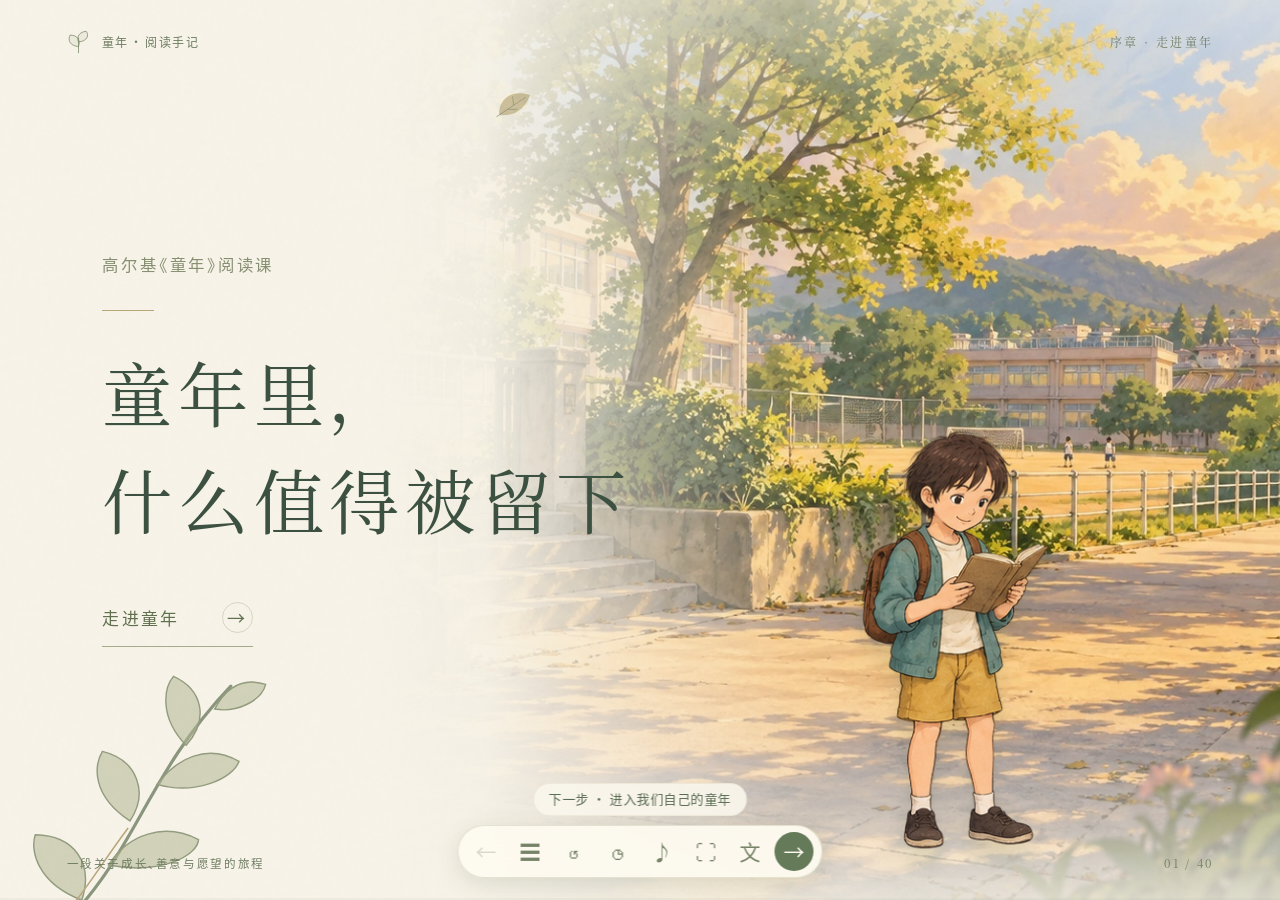
<file: index.html>
<!doctype html>
<html lang="zh-CN">
<head>
<meta charset="utf-8">
<meta name="viewport" content="width=device-width,initial-scale=1,viewport-fit=cover">
<meta name="color-scheme" content="light">
<meta name="description" content="在一册会呼吸的手绘故事里，阅读高尔基的《童年》。40幕由教师掌握节奏的课堂画面。">
<title>童年里，什么值得被留下</title>
<link rel="stylesheet" href="styles/base.css">
<link rel="stylesheet" href="styles/storybook.css">
<link rel="stylesheet" href="styles/scenery.css">
<link rel="stylesheet" href="styles/learning-motion.css">
<link rel="stylesheet" href="styles/story-director.css">
<link rel="stylesheet" href="styles/reading-expansion.css">
<!-- Embedded Noto CJK subsets: assets/FONT-LICENSE.txt -->
</head>
<body>
<main id="stage" aria-label="童年阅读课堂" tabindex="-1">
  <div id="sceneRoot"></div>
  <div id="grain" aria-hidden="true"></div>
  <header class="folio-header" aria-hidden="true"><span class="folio-brand"><svg viewBox="0 0 30 34"><path d="M15 31V12M15 23C3 22 1 14 4 8c10 0 14 7 11 15ZM15 17C27 16 29 8 25 3c-9 1-13 7-10 14Z"/></svg>童年 · 阅读手记</span><span id="chapterLabel"></span></header>
  <div class="folio-footer"><span id="sceneLabel" aria-live="polite"></span><span id="sceneNumber" aria-hidden="true"></span></div>
  <nav id="controls" aria-label="课堂控制">
    <span id="cueHint" class="cue-hint" aria-live="polite"></span>
    <button data-command="previous" title="上一步 ←" aria-label="上一步">←</button>
    <button data-command="menu" title="目录 M" aria-label="打开目录">☰</button>
    <button data-command="replay" title="重播本幕 R" aria-label="重播本幕">↺</button>
    <button data-command="timer" title="计时 T" aria-label="开始或暂停计时">◷</button>
    <button data-command="sound" title="音效" aria-label="开启音效">♪</button>
    <button data-command="fullscreen" title="全屏 F" aria-label="进入全屏">⛶</button>
    <button data-command="notes" title="教师讲稿 N" aria-label="打开教师讲稿">文</button>
    <button class="next-control" data-command="next" title="下一步 → / 空格" aria-label="下一步">→</button>
  </nav>
  <div id="progress" aria-hidden="true"><span></span></div>
  <div id="timer" hidden><button id="timerToggle" aria-label="开始或暂停计时"><svg viewBox="0 0 54 54" aria-hidden="true"><circle class="timer-track" cx="27" cy="27" r="23"/><circle id="timerRing" cx="27" cy="27" r="23"/></svg><span id="timerValue">00:00</span></button><button id="timerReset" aria-label="重置计时" title="重置">↺</button></div>
  <div id="toast" role="status"></div>
</main>
<noscript><p class="noscript">请在浏览器中开启 JavaScript，以使用这份交互课件。</p></noscript>
<dialog id="panel" aria-label="教师面板"><div class="panel-top"><h2 id="panelTitle"></h2><button id="closePanel" aria-label="关闭面板">×</button></div><div id="panelBody"></div></dialog>


<script src="scripts/lesson-data.js"></script>
<script src="scripts/reading-data.js"></script>
<script src="scripts/scenery.js"></script>
<script src="scripts/input-policy.js"></script>
<script src="scripts/story-flow.js"></script>
<script src="scripts/learning-motion.js"></script>
<script src="scripts/app.js"></script>
</body>
</html>
</file>
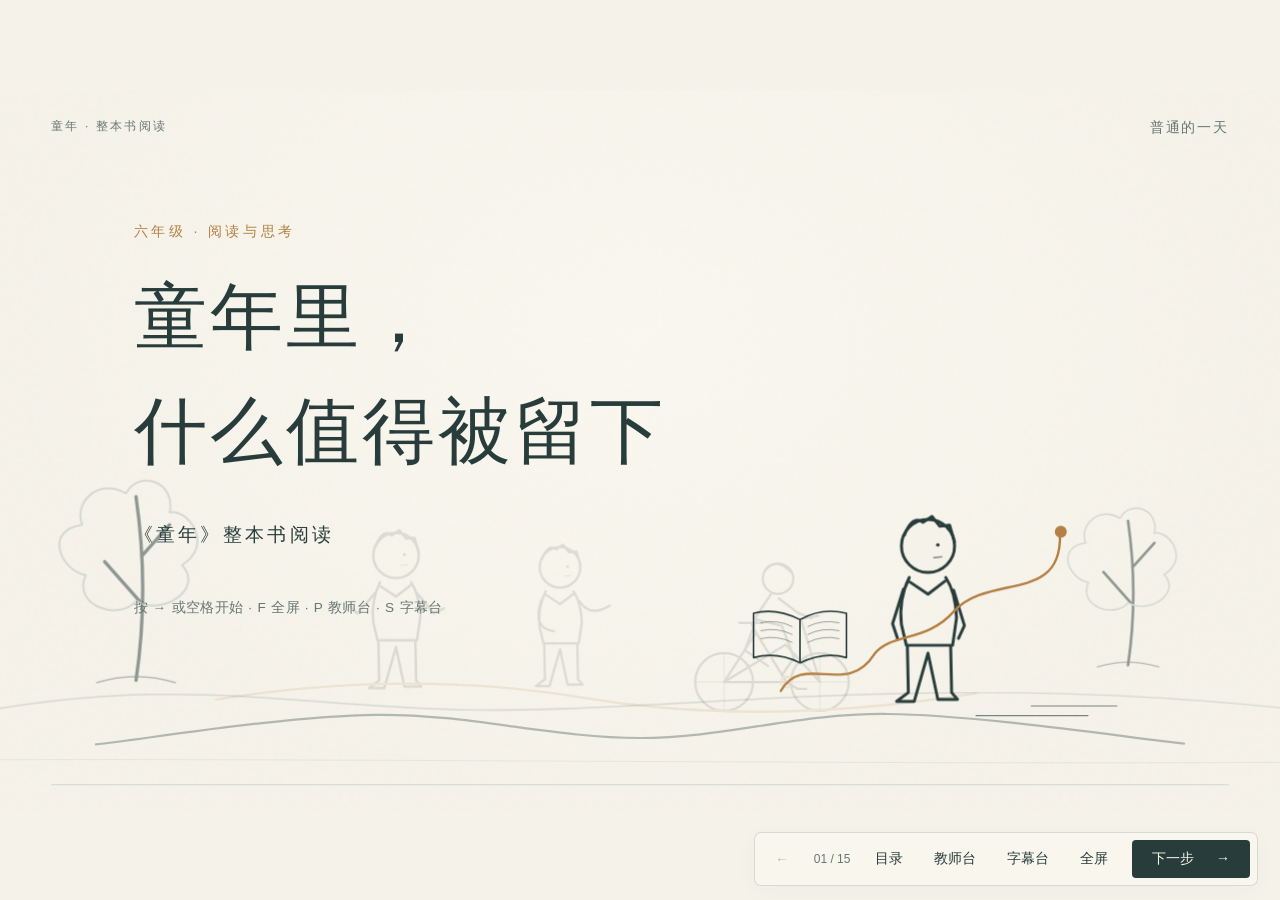
<file: line-story/index.html>
<!doctype html>
<html lang="zh-CN">
<head>
<meta charset="utf-8"><meta name="viewport" content="width=device-width,initial-scale=1">
<meta name="color-scheme" content="light"><meta name="description" content="《童年》整本书阅读：用线条连接证据、思考与生活。40分钟，一键推进。">
<title>童年里，什么值得被留下 · 线条叙事</title>
<link rel="stylesheet" href="styles/story.css">
<link rel="stylesheet" href="styles/world-motion.css">
</head>
<body>
<main id="viewport" aria-label="童年阅读课堂">
 <div id="stage">
  <div class="paper"></div>
  <svg id="world" viewBox="0 0 1600 900" fill="none" aria-hidden="true"></svg>
  <div id="media" aria-hidden="true"></div>
  <section id="content" aria-label="当前阅读内容"></section>
  <div class="topline"><span>童年 · 整本书阅读</span><span id="chapter"></span></div>
  <div id="meter" aria-hidden="true"><span></span></div>
  <output id="timer" aria-label="当前活动剩余时间" hidden></output>
  <div id="stamp" aria-hidden="true"></div>
 </div>
 <nav id="controls" aria-label="授课操作">
  <button id="prev" title="上一步（← / PageUp）" aria-label="上一步">←</button>
  <span id="position" aria-live="off"></span>
  <button id="menuBtn" title="目录（M）" aria-label="打开目录">目录</button>
  <button id="notesBtn" title="独立教师台（P / N）" aria-label="打开独立教师台">教师台</button>
  <button id="subtitlesBtn" title="字幕教师台（S）" aria-label="打开字幕教师台">字幕台</button>
  <button id="fullBtn" title="全屏（F）" aria-label="全屏">全屏</button>
  <button id="next" title="下一步（→ / 空格 / PageDown）" aria-label="下一步">下一步 <span>→</span></button>
 </nav>
 <div id="panelBackdrop" hidden></div>
 <aside id="panel" aria-label="课堂辅助面板" role="dialog" aria-modal="true" hidden>
  <button id="closePanel" aria-label="关闭面板">×</button><div id="panelBody"></div>
 </aside>
 <div id="toast" role="status"></div>
 <div id="blackout" aria-label="学生画面已暂隐，按 B 或 Esc 恢复" hidden></div>
 <noscript>请在浏览器中启用 JavaScript 后打开本课件。</noscript>
</main>
<script src="scripts/lesson-data.js"></script><script src="scripts/world.js"></script><script src="scripts/app.js"></script>
</body></html>
</file>
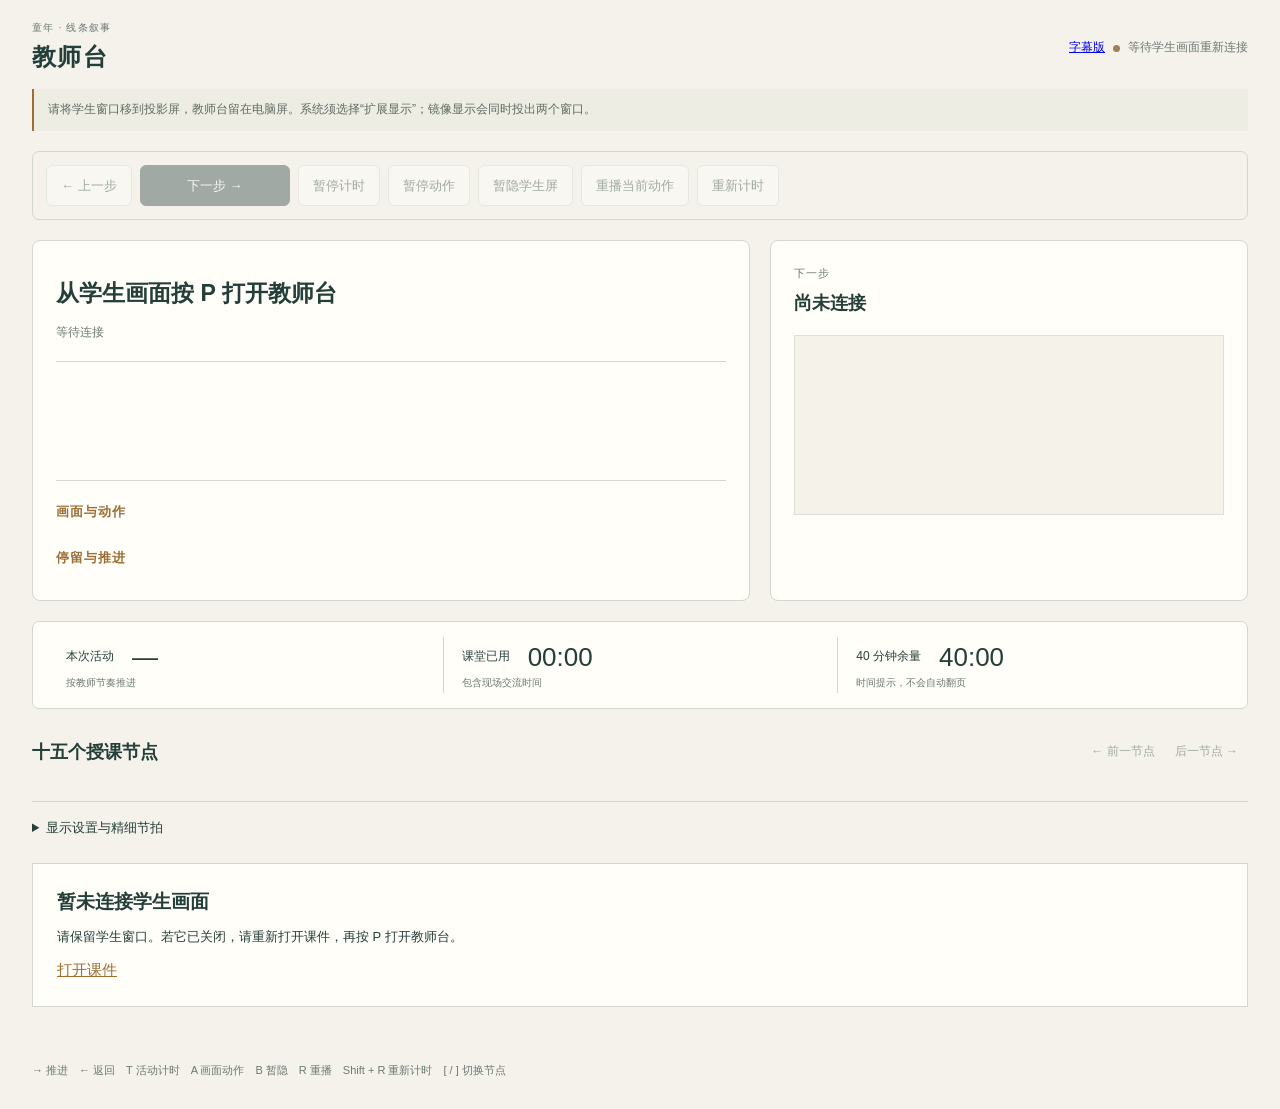
<file: line-story/presenter.html>
<!doctype html>
<html lang="zh-CN">
<head>
<meta charset="utf-8"><meta name="viewport" content="width=device-width,initial-scale=1">
<meta name="color-scheme" content="light">
<title>教师台 · 童年线条叙事</title>
<link rel="stylesheet" href="styles/presenter.css">
</head>
<body>
<header class="presenter-header"><div><p class="eyebrow">童年 · 线条叙事</p><h1>教师台</h1></div><div class="connection"><a id="subtitleModeLink" href="subtitles.html">字幕版</a><span id="connectionDot"></span><span id="connectionStatus" role="status">正在连接学生画面</span></div></header>
<div class="setup-note" id="setupNote">请将学生窗口移到投影屏，教师台留在电脑屏。系统须选择“扩展显示”；镜像显示会同时投出两个窗口。</div>
<main id="presenterMain" aria-busy="true">
 <nav class="transport" aria-label="课堂控制"><button data-command="prev" title="← / PageUp">← 上一步</button><button data-command="next" class="primary" title="→ / 空格 / PageDown">下一步 →</button><button data-command="timer" id="timerButton" title="T">暂停计时</button><button data-command="motion" id="motionButton" title="A">暂停动作</button><button data-command="blank" id="blankButton" title="B">暂隐学生屏</button><button data-command="replay" title="R">重播当前动作</button><button data-command="reset-timer" title="Shift + R">重新计时</button></nav>
 <section class="current-cue" aria-label="当前教师提示">
  <div class="cue-top"><p id="cuePosition" class="eyebrow"></p><p id="cueTiming"></p></div>
  <h2 id="cueTitle">从学生画面按 P 打开教师台</h2>
  <div class="state-strip"><span id="motionStatus">等待连接</span><span id="screenStatus"></span></div>
  <div id="teacherWords" class="teacher-words"></div>
  <div class="cue-notes"><section><h3>画面与动作</h3><p id="cueAction"></p></section><section><h3>停留与推进</h3><p id="cueHold"></p><p id="cueNext"></p></section><section id="replySection" hidden><h3>按需承接</h3><p id="cueReply"></p></section></div>
 </section>
 <aside class="next-cue" aria-label="下一画面预览"><p class="eyebrow">下一步</p><h2 id="nextTitle">尚未连接</h2><div id="nextPreview" class="next-preview"></div><p id="nextAction" class="next-action"></p></aside>
 <section class="clock-bar" aria-label="计时"><div><span>本次活动</span><strong id="activityClock">—</strong><small id="activityStatus">按教师节奏推进</small></div><div><span>课堂已用</span><strong id="lessonClock">00:00</strong><small>包含现场交流时间</small></div><div><span>40 分钟余量</span><strong id="remainingClock">40:00</strong><small>时间提示，不会自动翻页</small></div></section>
 <section class="node-navigation"><div class="section-heading"><h2>十五个授课节点</h2><div><button data-command="previous-node" title="[">← 前一节点</button><button data-command="next-node" title="]">后一节点 →</button></div></div><div id="nodeList" class="node-list"></div></section>
 <details class="more-controls"><summary>显示设置与精细节拍</summary><div class="settings"><button data-command="reduced" id="reducedButton" aria-pressed="false">简静动画</button><button data-command="contrast" id="contrastButton" aria-pressed="false">投影增强</button><button data-command="right-click" id="rightClickButton" aria-pressed="false">右键推进：关闭</button><button data-command="restart">重新开始本课</button></div><p>空白单击不翻页。右键推进只在显式开启后作用于全屏学生窗口。学生窗口按 F 全屏。</p><div id="cueList" class="cue-list"></div></details>
</main>
<div id="disconnected" class="disconnected" hidden><h2>暂未连接学生画面</h2><p>请保留学生窗口。若它已关闭，请重新打开课件，再按 P 打开教师台。</p><a href="index.html" target="_blank">打开课件</a></div>
<footer>→ 推进　← 返回　T 活动计时　A 画面动作　B 暂隐　R 重播　Shift + R 重新计时　[ / ] 切换节点</footer>
<script src="scripts/lesson-data.js"></script><script src="scripts/presenter.js"></script>
</body>
</html>
</file>
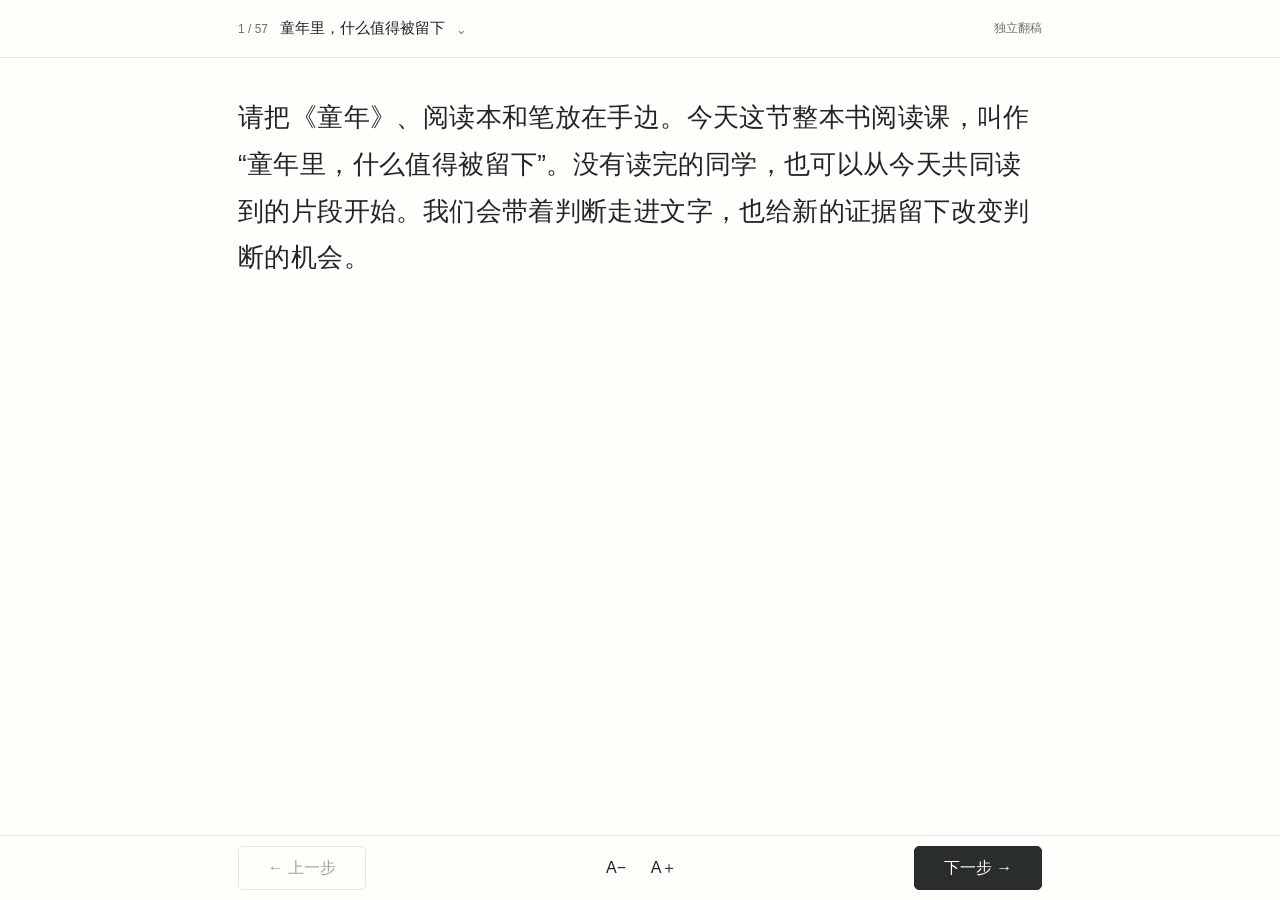
<file: line-story/subtitles.html>
<!doctype html>
<html lang="zh-CN">
<head>
<meta charset="utf-8">
<meta name="viewport" content="width=device-width, initial-scale=1, viewport-fit=cover">
<meta name="color-scheme" content="light">
<meta name="description" content="《童年》阅读课字幕教师台：按当前画面动作阅读完整讲述，手机可独立翻稿。">
<title>字幕教师台 · 童年</title>
<link rel="stylesheet" href="styles/subtitles.css">
</head>
<body>
<header class="subtitle-header">
 <button id="cuePicker" aria-haspopup="dialog" title="选择当前动作">
  <span id="cuePosition">1 / 57</span><span id="cueTitle">字幕教师台</span><span aria-hidden="true">⌄</span>
 </button>
 <span id="connectionStatus" role="status">独立翻稿</span>
</header>
<div id="connectionNotice" class="connection-notice" hidden>
 <p>学生画面暂未连接，当前字幕仍可阅读。保留学生窗口即可重新连接。</p>
 <button id="readIndependently">改为独立翻稿</button>
</div>
<main id="subtitleMain">
 <article id="subtitleText" class="subtitle-copy" aria-label="当前动作的完整教师话语"></article>
</main>
<nav class="subtitle-controls" aria-label="字幕操作">
 <button data-command="prev" title="← / PageUp">← 上一步</button>
 <div class="font-controls" aria-label="字幕字号">
  <button data-font="smaller" aria-label="缩小字幕字号">A−</button>
  <button data-font="larger" aria-label="放大字幕字号">A＋</button>
 </div>
 <button data-command="next" title="→ / 空格 / PageDown">下一步 →</button>
</nav>
<dialog id="cueDialog" aria-labelledby="navigationTitle">
 <div class="dialog-heading"><h2 id="navigationTitle">选择当前动作</h2><button id="closeCueDialog" aria-label="关闭动作选择">×</button></div>
 <label for="cueSelect">授课位置</label>
 <select id="cueSelect"></select>
 <button id="jumpCue">转到此处</button>
 <section id="activityControls" hidden aria-label="当前活动计时">
  <p id="activityStatus"></p>
  <div><button data-command="timer" id="subtitleTimerButton">暂停计时</button><button data-command="reset-timer">从头计时</button></div>
 </section>
 <p id="navigationMode">手机与投影电脑分别打开时，请按课堂进度手动翻稿；两台设备不会自动同步。</p>
 <div class="dialog-links"><a id="studentLink" href="index.html" target="_blank" rel="noopener">打开学生画面</a><a id="fullPresenterLink" href="presenter.html" hidden>完整教师台</a></div>
</dialog>
<p id="cueAnnouncement" class="visually-hidden" role="status" aria-live="polite"></p>
<noscript>请在浏览器中启用 JavaScript 后打开字幕教师台。</noscript>
<script src="scripts/lesson-data.js"></script>
<script src="scripts/subtitle-data.js"></script>
<script src="scripts/subtitles.js"></script>
</body>
</html>
</file>
<file: styles/base.css>
@font-face{font-family:ClassroomSans;src:url('../assets/classroom-sans.woff') format('woff');font-display:swap;font-weight:100 900}
@font-face{font-family:ClassroomSerif;src:url('../assets/classroom-serif.woff') format('woff');font-display:swap;font-weight:100 900}
:root{--ink:#23362e;--soft:#657366;--paper:#fffaf0;--gold:#b18b43;--green:#557965;--serif:ClassroomSerif,'Noto Serif CJK SC','Songti SC',serif;--sans:ClassroomSans,'Microsoft YaHei','PingFang SC',sans-serif;--read:clamp(23px,2.12vw,39px);--title:clamp(32px,3.45vw,65px);--small:clamp(17px,1.4vw,27px)}
*{box-sizing:border-box}html,body{width:100%;height:100%;margin:0;overflow:hidden;background:#23332b;color:var(--ink);font-family:var(--sans)}button,input,textarea{font:inherit}button{cursor:pointer;touch-action:manipulation;color:inherit}button:focus-visible,[contenteditable]:focus-visible{outline:3px solid #c29341;outline-offset:5px}button{border:0}#stage{width:100%;height:100dvh;isolation:isolate;position:relative;overflow:hidden}.scenic-background{position:absolute;inset:-2%;background-size:cover;background-position:center;transition:background-image .3s,filter 1.1s,transform 1.4s;z-index:-4}.scene-wash{position:absolute;inset:0;z-index:-3;background:rgba(20,35,30,.09);transition:background 1s}#grain{position:absolute;inset:0;z-index:11;pointer-events:none;opacity:.045;background-image:url("data:image/svg+xml,%3Csvg viewBox='0 0 150 150' xmlns='http://www.w3.org/2000/svg'%3E%3Cfilter id='g'%3E%3CfeTurbulence type='fractalNoise' baseFrequency='.72' numOctaves='3' stitchTiles='stitch'/%3E%3C/filter%3E%3Crect width='100%25' height='100%25' opacity='.5' filter='url(%23g)'/%3E%3C/svg%3E")}.scene-content{position:absolute;inset:0;display:flex;align-items:center;justify-content:center;padding:5vh 5vw 7vh;perspective:1400px}h1,h2,h3,p{margin:0}h1,h2,h3{font-family:var(--serif);font-weight:600}h1{font-size:var(--title);line-height:1.5;letter-spacing:.035em}h2{font-size:clamp(27px,2.6vw,49px);line-height:1.45}h3{font-size:clamp(23px,1.95vw,37px);line-height:1.5}.paper{position:relative;background:rgba(255,251,241,.98);box-shadow:0 26px 85px #10221835,0 1px 1px #fff8 inset;border:1px solid #ebe1c9;border-radius:5px 20px 7px 23px;color:var(--ink)}.main-paper{width:min(91vw,1700px);max-height:86vh;padding:3.2vh 3.4vw;display:flex;flex-direction:column;gap:2.1vh}.main-paper>h1{text-align:center}.center-paper{width:min(87vw,1580px);padding:5.8vh 5vw;text-align:center}.center-paper p{font-size:var(--read);line-height:1.9;margin-top:2.5vh}.big-question{font-size:clamp(35px,4.05vw,76px);line-height:1.65}.question-line{display:block}.hint{font-size:var(--small);color:#607061;line-height:1.7;letter-spacing:.025em}.center-paper .hint{font-size:var(--small)}.divider{width:55px;height:2px;background:#c5ac76;margin:2.8vh auto}.fragment{font-size:var(--read);line-height:1.85;text-align:justify;text-justify:inter-ideograph}.fragment+.fragment{margin-top:1.3vh}.quote-grid{display:grid;grid-template-columns:1fr 1fr;gap:4vw}.quote-column{position:relative;padding:0 1vw}.quote-column+ .quote-column{border-left:1px solid #d7cbb3;padding-left:3vw}.quote-column h2{font-size:clamp(24px,2.35vw,44px);margin-bottom:1.6vh}.quote-column .fragment{font-size:clamp(22px,1.95vw,37px);line-height:1.8}.context-line{font-size:clamp(19px,1.65vw,31px);line-height:1.65;color:#59665d;margin-bottom:1.6vh}.word{display:inline;padding:0;background:none;border-radius:2px;line-height:inherit;font-size:inherit;box-decoration-break:clone;-webkit-box-decoration-break:clone;transition:background .4s,box-shadow .4s}.word:hover{background:#e9dcb655}.word.marked{background:#edda9b77;box-shadow:0 3px 0 #aa7e3d}.word:focus-visible{outline-offset:1px}.reading-footer{display:flex;justify-content:center;align-items:center;gap:1.8vw;margin-top:auto;padding-top:1.5vh;font-size:var(--small);color:#586b5d}.scale-row{display:flex;gap:1vw;justify-content:center}.soft-button{background:#edf0e6;padding:.65em 1.1em;border-radius:40px;border:1px solid #c6d1bc;font-size:var(--small);transition:.3s}.soft-button.active{background:#d1dfc3;border-color:#6a875f}.soft-button:hover{background:#e0e9d4}.intro-title{position:absolute;left:8.5vw;top:18vh;color:#fffbea;text-shadow:0 3px 24px #1c322c80}.intro-title h1{font-size:clamp(45px,5.9vw,112px);line-height:1.35;font-weight:500;letter-spacing:.09em}.intro-title .thin-line{width:4.5vw;height:2px;background:#f7edc8;margin:3vh 0}.intro-title p{font-size:clamp(20px,1.8vw,34px);letter-spacing:.15em}.enter-button{display:flex;align-items:center;gap:20px;background:#fff9e8f0;border:1px solid #e7dfc2;padding:.9em 1.7em;margin-top:4vh;border-radius:40px;font-size:clamp(18px,1.6vw,29px);box-shadow:0 8px 30px #183b3530;transition:.3s}.enter-button:hover{background:#fff;transform:translateX(4px)}.hero{position:absolute;width:clamp(180px,22vw,420px);height:clamp(180px,22vw,420px);background-image:var(--sprite);background-size:400% 200%;background-repeat:no-repeat;filter:drop-shadow(0 12px 10px #20382b27);z-index:3;pointer-events:none}.pose-0{background-position:0 0}.pose-1{background-position:33.333% 0}.pose-2{background-position:66.667% 0}.pose-3{background-position:100% 0}.pose-4{background-position:0 100%}.pose-5{background-position:33.333% 100%}.pose-6{background-position:66.667% 100%}.pose-7{background-position:100% 100%}.cover-hero{right:14vw;bottom:3vh;width:31vw;height:31vw;max-width:480px;max-height:480px}.walking{animation:walkAcross 16s ease-in-out forwards,footstep .9s steps(1) infinite}.walk-bob{animation:walkBob .9s ease-in-out infinite}.intro-word{position:absolute;left:50%;top:16%;transform:translateX(-50%);white-space:nowrap;color:#fffaf0;font-family:var(--serif);font-size:clamp(38px,4.3vw,82px);letter-spacing:.12em;text-shadow:0 2px 24px #1b332b80}.memory-note{position:absolute;top:16vh;left:16vw;width:68vw;background:#fff9edee;padding:3vh 4vw;box-shadow:0 12px 55px #33261830;border-radius:4px;text-align:center;font-size:clamp(28px,3vw,57px);font-family:var(--serif);line-height:1.8}.pencil-sketch{position:absolute;bottom:17%;left:45%;width:17vw;height:1.15vw;background:linear-gradient(#dab45f,#a37631 55%,#edce83);border-radius:4px;transform:rotate(-8deg);box-shadow:0 4px 8px #402b2533}.pencil-sketch:after{content:'';position:absolute;right:-2vw;top:0;border-top:.58vw solid transparent;border-bottom:.58vw solid transparent;border-left:2vw solid #d7c5a5}.pencil-sketch:before{content:'';position:absolute;left:0;top:0;width:2.5vw;height:100%;background:#a46e59;border-radius:3px}.window-sequence{position:absolute;inset:0;perspective:1600px;overflow:hidden}.portal-world{position:absolute;inset:0;background:var(--old-room) center/cover;clip-path:inset(3% 22% 28% 25%);animation:portalTravel 6.5s cubic-bezier(.33,.02,.18,1) forwards}.window-doors{position:absolute;left:25%;top:3%;width:53%;height:69%;perspective:1300px;animation:doorZoom 6.5s ease-in-out forwards}.window-pane{position:absolute;top:0;height:100%;width:50%;border:11px solid #81522b;background:linear-gradient(155deg,#94acb73a,#c79c462a);box-shadow:inset 0 0 28px #ecc6a05c,0 0 10px #32261980;backdrop-filter:blur(1px)}.window-pane.left{left:0;transform-origin:left center;animation:openLeft 3s .45s both}.window-pane.right{right:0;transform-origin:right center;animation:openRight 3s .45s both}.window-pane:after{content:'';position:absolute;top:47%;width:100%;height:5px;background:#81522b}.window-hero{left:37%;bottom:8%;animation:fadeOut 1s 2s both}.book-object{position:absolute;bottom:10%;left:37%;width:26vw;height:33vw;max-height:52vh;transform:rotate(-9deg);background:#4d5e49;border-radius:6px 16px 16px 6px;box-shadow:inset 10px 0 0 #314634,10px 10px 0 #e9e1c8,13px 16px 30px #0006;display:flex;align-items:center;justify-content:center;color:#e9dcb8;border:1px solid #7f926e;animation:bookRise 2.5s ease-out both}.book-object:before{content:'';position:absolute;inset:8%;border:1px solid #b1b082}.book-object span{font-family:var(--serif);font-size:clamp(40px,5vw,95px);letter-spacing:.2em;padding-left:.2em}.arrival-caption{position:absolute;top:9%;left:0;width:100%;text-align:center;color:#fff6df;font-size:clamp(28px,3vw,57px);font-family:var(--serif);letter-spacing:.15em;text-shadow:0 2px 20px #000}.book-reading{border-radius:4px 13px 15px 4px;background:linear-gradient(90deg,#fffaf0 0%,#fffaf0 48.8%,#e4d9c4 49.8%,#fffaf0 51%,#fffaf0 100%)}.picture-crop{width:min(92vw,1700px);position:relative;overflow:hidden;box-shadow:0 20px 70px #13160e70;border:clamp(8px,1.1vw,20px) solid #eee6ce;outline:1px solid #997d4f}.picture-crop img{display:block;width:100%;transition:transform 1.7s ease-in-out;transform-origin:28% 50%}.art-caption{position:absolute;left:50%;bottom:4vh;transform:translateX(-50%);font-family:var(--serif);font-size:clamp(24px,2.4vw,45px);color:#fff9e7;text-shadow:0 1px 15px #000c;white-space:nowrap}.art-actions{position:absolute;top:5vh;left:50%;transform:translateX(-50%);display:flex;gap:12px;z-index:2}.art-actions button{background:#fffaedeb;padding:.45em 1.2em;border-radius:50px;font-size:var(--small)}.grandfather-grid{display:grid;grid-template-columns:1fr 1fr;gap:3vw}.grandfather-grid .fragment{font-size:clamp(21px,1.8vw,34px);line-height:1.65}.grandfather-grid h2{margin-bottom:1.5vh;font-size:clamp(25px,2.3vw,44px)}.quiet-question{background:#fffbf0f7;padding:6vh 4vw;width:91vw;max-width:1720px;text-align:center;border-radius:8px;box-shadow:0 20px 80px #0003}.quiet-question h1{font-size:clamp(32px,3.65vw,69px);line-height:1.75}.quiet-question strong{font-weight:700;color:#8b5538}.rules-grid{display:grid;grid-template-columns:1fr 1fr 1fr;gap:2vw;margin:3vh 0}.rule-card{border:1px solid #dbcfb5;border-radius:3px;background:#faf4e6;min-height:25vh;padding:3vh 1.5vw;display:flex;align-items:center;justify-content:center;flex-direction:column;gap:2vh;box-shadow:0 10px 18px #71604215}.rule-card .line-icon{font-size:clamp(38px,4.4vw,82px);font-family:var(--serif);color:#987443}.rule-card h2{font-size:clamp(25px,2.5vw,47px)}.rules-flow{text-align:center;font-size:var(--read);line-height:1.8}.single-reading{width:min(88vw,1550px);padding:5vh 5vw}.single-reading h1{margin-bottom:3vh;text-align:center}.single-reading .fragment{font-size:clamp(26px,2.5vw,47px);line-height:1.95}.recall-paper{width:80vw;min-height:58vh;display:flex;flex-direction:column;justify-content:center;align-items:center;gap:4vh;padding:5vh}.recall-paper h1{font-size:clamp(37px,4vw,76px)}.recall-line{width:55%;height:1px;background:#ab9f85}.repair-layout{width:92vw;max-width:1720px;max-height:88vh;padding:3vh 3.5vw;display:flex;flex-direction:column;gap:1.8vh}.repair-layout h1{font-size:clamp(29px,2.8vw,53px);text-align:center}.repair-layout .fragment{font-size:clamp(22px,1.95vw,37px);line-height:1.8}.repair-source{padding:1.3vh 0 2vh;border-bottom:1px solid #d8ceb8}.repair-target{padding:1.6vh 2vw;background:#f4eddb;border-radius:4px;position:relative}.repair-target .card-sentence{font-size:clamp(27px,2.8vw,53px);font-family:var(--serif);line-height:1.65}.editable{font-size:clamp(23px,2.2vw,42px);line-height:1.6;min-height:1.8em;padding:.1em .2em;border-bottom:1px solid #a5b49a;outline:0;white-space:pre-wrap;overflow-wrap:anywhere;color:#355941}.editable:empty:before{content:attr(data-placeholder);color:#73806d}.repair-bottom{display:flex;justify-content:space-between;gap:2vw;align-items:center}.done-button{flex-shrink:0;background:#54725b;color:#fffaf0;padding:.6em 1.2em;border-radius:28px;font-size:var(--small)}.done-button.completed{background:#bb9858}.bookmark{display:none;position:absolute;right:3vw;top:0;width:30px;height:65px;background:#b69853;clip-path:polygon(0 0,100% 0,100% 100%,50% 77%,0 100%)}.is-complete .bookmark{display:block;animation:bookmarkDown .6s ease both}.cause-line{display:grid;grid-template-columns:1fr 60px 1fr 60px 1.3fr;align-items:center;gap:1vw;margin:1.5vh 0}.cause-node{font-size:clamp(24px,2.4vw,45px);line-height:1.6;text-align:center;padding:1.5vh .8vw;background:#f3eddd;border-radius:3px;min-height:13vh;display:flex;align-items:center;justify-content:center}.cause-arrow{font-size:clamp(38px,4vw,76px);background:transparent;position:relative}.cause-arrow.cut:after{content:'';position:absolute;width:8px;height:65%;top:18%;left:48%;background:#fffaf0;border-left:2px solid #9a644d;border-right:2px solid #9a644d;transform:rotate(25deg);animation:strokeIn .4s}.protect-figure{position:absolute;bottom:0;right:1vw;width:auto;height:100%;max-height:22vh;aspect-ratio:1;background-image:var(--protectors);background-size:200% 100%;background-position:100% 0;background-repeat:no-repeat;opacity:.08;transform:translateX(2vw);transition:opacity 1s,transform 1s;pointer-events:none}.has-protection .protect-figure{opacity:.92;transform:none}.protect-layout .repair-target{padding-right:20vw}.protect-layout .repair-source{position:relative}.warm-glow{position:absolute;right:1%;bottom:0;width:30%;height:70%;background:radial-gradient(ellipse,#fbd98c80,transparent 65%);opacity:0;transition:opacity 1s;pointer-events:none}.has-love .warm-glow{opacity:1}.dialogue-paper{width:86vw;max-width:1540px;padding:4.5vh 4vw}.dialogue{font-family:var(--serif);font-size:clamp(36px,4.2vw,79px);line-height:1.7}.dialogue+.dialogue{margin-top:4vh;text-align:right}.dialogue small{display:block;font-family:var(--sans);font-size:var(--small);color:#6b7769;margin-bottom:.5vh}.dialogue-paper .hint{margin-top:4vh;text-align:center}.anne-context{width:86vw;max-width:1550px;padding:4.5vh 5vw}.anne-context h1{text-align:center;margin-bottom:2.5vh}.anne-context p{font-size:clamp(29px,3vw,57px);line-height:1.8}.help-items{display:flex;gap:3vw;justify-content:center;margin:3vh 0}.help-item{padding:2vh 3vw;border:1px solid #d3c7a7;border-radius:4px;background:#fbf6e9;font-size:clamp(30px,3vw,57px);font-family:var(--serif);animation:itemArrive .9s both}.help-item:nth-child(2){animation-delay:.25s}.help-item:nth-child(3){animation-delay:.5s}.wish-text{font-family:var(--serif);font-size:clamp(37px,4.05vw,76px)!important;line-height:1.9!important;text-align:center!important}.wish-scenes{height:16vh;display:flex;justify-content:center;align-items:center;gap:5vw;color:#8f986f}.wish-picture{width:10vw;max-width:180px;height:13vh;opacity:.12;transform:translateY(10px);transition:1.2s;pointer-events:none}.wish-picture.visible{opacity:.8;transform:none}.wish-picture svg{width:100%;height:100%;fill:none;stroke:currentColor;stroke-width:2;stroke-linecap:round;stroke-linejoin:round}.wish-picture.visible .bike-wheel{transform-box:fill-box;transform-origin:center;animation:rotateWheel 5s linear 1}.group-layout{width:94vw;max-width:1800px;max-height:88vh;padding:1.8vh 2.5vw;display:flex;flex-direction:column;gap:1.5vh}.group-layout h1{font-size:clamp(28px,3vw,57px);text-align:center}.evidence-board{display:grid;grid-template-columns:1.08fr 1.08fr 1.15fr;gap:1.4vw}.evidence-stack{display:flex;flex-direction:column;gap:1.5vh}.evidence-bit{background:#f5efdf;border:1px solid #dfd4bb;border-radius:4px;padding:1.1vh 1.2vw;text-align:left;flex:1;transition:background .2s}.evidence-bit:hover{background:#eee6cf}.evidence-bit h3{font-size:clamp(19px,1.7vw,32px);margin-bottom:.8vh;color:#607052}.evidence-bit p{font-size:clamp(19px,1.6vw,30px);line-height:1.6}.group-prompt{font-size:clamp(19px,1.8vw,34px);line-height:1.65;background:#f0f2e9;padding:1.3vh 1.3vw;border-radius:4px}.group-steps{font-size:clamp(16px,1.35vw,25px);display:flex;justify-content:space-between;color:#6a755e;padding-top:.8vh}.share-grid{display:grid;grid-template-columns:1fr 1fr;gap:2vw}.share-card{padding:2.5vh 2vw;min-height:32vh;background:#f4f0e3;border:1px solid #d5cbb6;border-radius:4px}.share-card h2{font-size:clamp(24px,2.3vw,44px);margin-bottom:1.5vh}.share-card .editable{font-size:clamp(24px,2.3vw,44px)}.daily-options{display:flex;gap:1vw;justify-content:center;flex-wrap:wrap}.daily-response{font-size:var(--read);line-height:1.8;text-align:center;min-height:3.5em;padding:1.5vh 1vw;color:#3f5f46}.author-fragments{display:grid;grid-template-columns:1fr 1fr;gap:2vw}.author-fragments .fragment{font-size:clamp(23px,2vw,38px);line-height:1.8;padding:1.5vh 1vw}.author-fragments .fragment:first-child{border-right:1px solid #d6cbb3;padding-right:2.5vw}.author-tail{border-top:1px solid #d6cbb3;padding-top:1.8vh;font-size:clamp(23px,2vw,38px);line-height:1.8}.bubble-room{position:absolute;inset:0}.bubble{position:absolute;width:clamp(170px,23vw,430px);aspect-ratio:1;border-radius:50%;background:radial-gradient(circle at 28% 23%,#ffffffa8 0,transparent 27%),radial-gradient(circle,#fff8dd45,#e4f1ee65 70%,#fff9eab3);box-shadow:inset 0 0 0 2px #ffffffa6,inset -15px -15px 35px #849b9840,0 15px 55px #536b5c30;overflow:hidden;border:1px solid #fff8;display:flex;align-items:center;justify-content:center;transition:transform .7s,box-shadow .7s}.bubble img{position:absolute;inset:9%;width:82%;height:82%;object-fit:cover;border-radius:50%;opacity:.82;filter:saturate(.68)}.bubble:after{content:'';position:absolute;inset:7%;border:1px solid #ffffff70;border-radius:50%;pointer-events:none}.bubble span{position:absolute;bottom:16%;left:8%;right:8%;padding:.4em;background:#fff9e9e8;color:#344b3e;font-size:clamp(21px,2.15vw,41px);font-family:var(--serif);text-align:center;border-radius:3px}.bubble:hover{transform:translateY(-8px);box-shadow:inset 0 0 0 2px #fff,0 20px 65px #536b5c50}.bubble-one{left:15%;top:16%;animation:bubbleEnter 1.6s both}.bubble-two{right:13%;top:10%;animation:bubbleEnter 1.6s .3s both}.bubble-small{width:14vw;left:45%;top:10%;opacity:.5;pointer-events:none;box-shadow:inset 0 0 0 2px #fff8}.bubble-small span{font-size:clamp(18px,1.6vw,30px);bottom:34%;background:none}.bubble-hero{left:36%;bottom:2%;width:23vw;height:23vw}.bubble-room .intro-word{top:auto;bottom:3vh;font-size:clamp(25px,2.5vw,47px);color:#435843;text-shadow:0 1px 10px #fff}.documentary{width:91vw;max-width:1700px;min-height:70vh;display:grid;grid-template-columns:30% 1fr;overflow:hidden;padding:0;background:#fffdf5f7;animation:bubbleFocus 1.1s cubic-bezier(.18,.72,.18,1) both}.documentary-photo{min-height:70vh;overflow:hidden;position:relative}.documentary-photo img{width:100%;height:100%;position:absolute;inset:0;object-fit:cover;object-position:50% 40%;filter:saturate(.9)}.documentary-content{display:flex;flex-direction:column;justify-content:center;text-align:center;padding:4vh 4vw;gap:3.2vh}.documentary-content h1{font-size:clamp(40px,4.3vw,82px)}.documentary-content p{font-size:clamp(30px,3.2vw,61px);line-height:1.9}.documentary-content .name{font-size:var(--small);color:#74806d;letter-spacing:.1em}.pressure-scene{position:absolute;inset:0}.pressure-shadow{position:absolute;left:-5%;width:110%;top:-45%;height:90%;background:linear-gradient(#334043f0,#4c5556c9 60%,#59666b00);border-radius:0 0 45% 45%;animation:pressureDown 5s ease-in-out forwards;pointer-events:none}.pressure-bubbles{position:absolute;inset:0;opacity:.52}.pressure-bubbles .bubble{width:17vw;top:14%;filter:saturate(.4);pointer-events:none}.pressure-bubbles .bubble-one{left:8%}.pressure-bubbles .bubble-two{right:8%}.pressure-words{position:absolute;left:5%;right:5%;top:12%;display:flex;justify-content:space-around;color:#f9f1db;font-size:clamp(24px,2.8vw,53px);font-family:var(--serif);z-index:5;text-shadow:0 2px 18px #0008;animation:wordsDescend 5s ease-in-out both}.pressure-hero{left:40%;bottom:4%;width:24vw;height:24vw;animation:shoulderFall 5s ease-in-out both}.pressure-question{position:absolute;left:17%;right:17%;bottom:2%;text-align:center;background:#fff9edee;padding:1.5vh 2vw;border-radius:4px;font-family:var(--serif);font-size:clamp(30px,3.3vw,63px);line-height:1.6;z-index:6;animation:fadeIn 1s 4s both}.exit-paper{width:90vw;max-width:1650px;padding:4vh 5vw}.exit-paper h1{text-align:center;margin-bottom:3vh}.exit-lines{display:flex;flex-direction:column;gap:3.5vh}.exit-line{font-size:clamp(28px,2.7vw,51px);line-height:1.9}.blank{display:inline-block;min-width:5em;border-bottom:1px solid #67825e;margin:0 .15em}.beam{position:absolute;left:0;top:27%;width:100%;height:6vh;background:linear-gradient(#715e41,#4a3a29);box-shadow:0 9px 18px #1f241b50;transform:rotate(1.5deg);animation:beamLift 5s ease-in-out both}.support-hands{position:absolute;inset:0;width:100%;height:100%;z-index:4;animation:handsLift 5s ease-in-out both}.support-caption{position:absolute;bottom:7%;width:100%;text-align:center;color:#fff8de;font-family:var(--serif);font-size:clamp(30px,3.5vw,66px);text-shadow:0 2px 16px #0008}.ending-card{position:absolute;left:10%;right:10%;top:12%;padding:4vh 3vw;background:#fff9e9ee;border-radius:4px;text-align:center;box-shadow:0 20px 70px #2e241f30;z-index:6;animation:fadeIn 1.5s 3s both}.ending-card h1{font-size:clamp(38px,4.3vw,82px);line-height:1.75}.ending-hero{right:24%;bottom:2%;width:22vw;height:22vw}.ending-pencil{animation:pencilRoll 4.5s .3s both;bottom:18%;left:35%;width:13vw}.catch-hand{position:absolute;left:55%;bottom:7%;width:23vw;height:18vw;animation:handCatch 5s both;z-index:5}.homework-paper{width:85vw;max-width:1550px;padding:4vh 5vw}.homework-paper h1{text-align:center;margin-bottom:2.5vh}.homework-paper p{font-size:clamp(29px,2.8vw,53px);line-height:1.9}.homework-paper .hint{font-size:var(--small);margin-top:2vh}.fade-in{animation:fadeIn 1s both}.quiet-glow{position:absolute;inset:0;background:radial-gradient(ellipse at 50% 60%,#ffc86730,transparent 70%);pointer-events:none}#controls{position:fixed;bottom:16px;right:20px;display:flex;gap:6px;z-index:30;padding:5px;border-radius:35px;background:#fcf9efeb;box-shadow:0 3px 25px #1b2f2533;opacity:0;transform:translateY(7px);transition:.3s;backdrop-filter:blur(10px)}#controls.show,#controls:focus-within,#controls:hover{opacity:1;transform:none}#controls button{width:41px;height:41px;border-radius:50%;background:transparent;font-size:23px;line-height:1;display:grid;place-items:center;color:#52664f}#controls button:hover{background:#dde6d1}#controls .next-control{background:#4a6751;color:#fff}#controls button[aria-pressed=true]{background:#e7d7ad}#progress{position:absolute;bottom:0;left:0;right:0;height:3px;z-index:25;background:#ffffff18;pointer-events:none}#progress span{display:block;height:100%;background:#ccb675;transition:width .5s;width:0}#timer{position:absolute;top:1.5vh;right:1.8vw;z-index:20;display:flex;align-items:center;gap:4px}#timer[hidden]{display:none}#timerToggle{position:relative;width:64px;height:64px;background:#fffaf0e8;border-radius:50%;box-shadow:0 3px 14px #20392b20;display:flex;align-items:center;justify-content:center}#timerToggle svg{position:absolute;inset:0;width:100%;height:100%;transform:rotate(-90deg)}#timerToggle circle{fill:none;stroke-width:2}.timer-track{stroke:#d7ddcd}#timerRing{stroke:#6d875c;stroke-dasharray:144.513;stroke-dashoffset:0;transition:stroke-dashoffset 1s linear}#timerValue{font:12px var(--sans);font-variant-numeric:tabular-nums;color:#4d6547}#timerReset{width:27px;height:27px;border-radius:50%;background:#fffaf0c9;color:#617452}#timer.finished #timerRing{stroke:#ba9c58}#toast{position:absolute;bottom:80px;left:50%;transform:translateX(-50%);padding:12px 25px;border-radius:30px;background:#2d443de8;color:#fff;font-size:18px;z-index:50;opacity:0;pointer-events:none;transition:.3s}#toast.visible{opacity:1}dialog{width:min(94vw,1180px);max-height:90vh;border:1px solid #d9d0b9;background:#fffcf3;border-radius:12px;box-shadow:0 25px 100px #0007;color:#2c3e34;padding:0}dialog::backdrop{background:#14231fd1;backdrop-filter:blur(8px)}.panel-top{display:flex;align-items:center;justify-content:space-between;padding:22px 30px;border-bottom:1px solid #e5ddc7;position:sticky;top:0;background:#fffcf3;z-index:2}.panel-top h2{font-size:27px}.panel-top button{font-size:34px;background:none;width:40px;height:40px}#panelBody{padding:24px 30px;max-height:76vh;overflow:auto;font-size:18px;line-height:1.9}#panelBody h3{font-family:var(--sans);font-size:23px;margin:22px 0 10px}#panelBody p{margin:10px 0}#panelBody a{color:#49765d}#panelBody pre{white-space:pre-wrap;font-family:inherit;font-size:15px;line-height:1.8}#panelBody .teacher-speech{font-size:22px;line-height:1.9;color:#243c2d;white-space:pre-wrap}.menu-grid{display:grid;grid-template-columns:repeat(3,1fr);gap:10px}.menu-grid button{background:#f0edde;border:1px solid #d7d1bc;border-radius:5px;padding:14px;text-align:left;font-size:17px;line-height:1.6}.menu-grid button.current{background:#dce7d0;border-color:#819b71}.menu-grid button small{display:block;font-size:13px;color:#79836b}.menu-actions{display:flex;gap:12px;margin-bottom:22px;flex-wrap:wrap}.menu-actions button{background:#49684f;color:#fff;padding:9px 18px;border-radius:25px;font-size:16px}.notes-meta{color:#7f7153;font-size:16px}.note-list{padding-left:1.2em}.evidence-modal .fragment{font-size:clamp(25px,2.1vw,38px);line-height:1.8}.sources-list{font-size:16px}.stage-still *,.reduce-motion *{animation-duration:.001ms!important;animation-delay:0ms!important;transition-duration:.001ms!important}body.high-contrast .scene-wash{background:#132b2bb8!important}body.high-contrast .paper{background:#fffdf4}body.high-contrast .fragment,body.high-contrast .context-line{color:#182c20}
@keyframes walkAcross{0%{left:6%;bottom:3%;transform:scale(.92)}40%{left:33%;bottom:6%}100%{left:58%;bottom:7%;transform:scale(.8)}}@keyframes footstep{0%,100%{background-position:0 0}50%{background-position:33.333% 0}}@keyframes walkBob{0%,100%{transform:translateY(0)}50%{transform:translateY(-4px)}}@keyframes portalTravel{0%{clip-path:inset(3% 22% 28% 25%);transform:scale(1);filter:brightness(.5)}45%{clip-path:inset(3% 22% 28% 25%);transform:scale(1);filter:brightness(.9)}100%{clip-path:inset(0);transform:scale(1.06);filter:brightness(1)}}@keyframes doorZoom{0%,35%{transform:scale(1);opacity:1}90%{opacity:1}100%{transform:scale(3.3);opacity:0}}@keyframes openLeft{to{transform:rotateY(-107deg)}}@keyframes openRight{to{transform:rotateY(107deg)}}@keyframes bookRise{from{opacity:0;transform:translateY(20vh) rotate(-22deg) scale(.6)}to{opacity:1;transform:translateY(0) rotate(-9deg) scale(1)}}@keyframes fadeOut{to{opacity:0}}@keyframes fadeIn{from{opacity:0;transform:translateY(12px)}to{opacity:1;transform:translateY(0)}}@keyframes bookmarkDown{from{transform:translateY(-70px)}to{transform:translateY(0)}}@keyframes strokeIn{from{opacity:0;transform:rotate(25deg) scaleY(0)}to{opacity:1;transform:rotate(25deg) scaleY(1)}}@keyframes itemArrive{from{transform:translateY(20px);opacity:0}to{transform:none;opacity:1}}@keyframes rotateWheel{to{transform:rotate(180deg)}}@keyframes bubbleEnter{from{opacity:0;transform:translateY(60px) scale(.6)}to{opacity:1;transform:none}}@keyframes bubbleFocus{from{opacity:.2;clip-path:circle(8% at 23% 45%);transform:translateX(-10vw) scale(.75)}to{opacity:1;clip-path:circle(90% at 50% 50%);transform:none}}@keyframes pressureDown{to{top:-8%}}@keyframes wordsDescend{from{transform:translateY(-10vh);opacity:0}to{transform:translateY(12vh);opacity:1}}@keyframes shoulderFall{0%{transform:translateY(0) scale(1)}100%{transform:translateY(1vh) scaleY(.94)}}@keyframes beamLift{from{top:36%;transform:rotate(2deg)}to{top:27%;transform:rotate(.3deg)}}@keyframes handsLift{from{transform:translateY(19vh);opacity:0}45%{opacity:1}to{transform:translateY(0);opacity:1}}@keyframes pencilRoll{0%{transform:translateX(0) rotate(-8deg)}70%,100%{transform:translateX(15vw) rotate(9deg)}}@keyframes handCatch{0%,30%{transform:translate(23vw,5vh);opacity:0}55%,100%{transform:translate(0,0);opacity:1}}
@media(min-aspect-ratio:2/1){:root{--read:clamp(22px,3.3vh,38px);--title:clamp(32px,5.6vh,62px)}.quote-column .fragment{font-size:3.1vh}.single-reading .fragment{font-size:3.8vh}.center-paper{padding:4vh 7vw}.big-question,.quiet-question h1{font-size:5.8vh}.documentary-content p{font-size:4.6vh}.documentary-content h1{font-size:6.4vh}.intro-title h1{font-size:9vh}.hero{width:37vh;height:37vh}.cover-hero{width:55vh;height:55vh}.repair-layout .fragment{font-size:3.1vh}.evidence-bit p{font-size:2.7vh}.group-prompt{font-size:2.8vh}.exit-line{font-size:4.1vh}}
@media(max-aspect-ratio:1.45/1){.quote-column .fragment{font-size:clamp(20px,2.3vw,34px)}.quote-grid{gap:2.5vw}.main-paper{padding:3vh 3vw}.documentary{grid-template-columns:27% 1fr;min-height:60vh}.documentary-photo{min-height:60vh}.documentary-content p{font-size:clamp(27px,3.6vw,46px)}.grandfather-grid .fragment{font-size:2.15vw}.evidence-board{gap:1vw}.evidence-bit p{font-size:2vw}.group-layout h1{font-size:3.6vw}.group-prompt{font-size:2.2vw}.cause-line{grid-template-columns:1fr 40px 1fr 40px 1.2fr}.cause-node{font-size:2.7vw}.center-paper{padding:5vh 5vw}.big-question{font-size:4.8vw}.quiet-question h1{font-size:4.5vw}.intro-title{top:22vh}.cover-hero{width:37vw;height:37vw;bottom:5vh}.window-doors{top:12%;height:55%}.window-hero{bottom:12%}}
@media(prefers-reduced-motion:reduce){*{animation-duration:.001ms!important;animation-delay:0ms!important;transition-duration:.001ms!important}}
/* Central reading in the documentary bubbles. */
.documentary{display:flex;flex-direction:column;align-items:center;justify-content:center;min-height:78vh;padding:2.5vh 4vw;gap:1.4vh}
.documentary-photo{height:24vh;min-height:0;width:100%;overflow:visible;display:flex;justify-content:center;align-items:center;flex:0 0 24vh}
.documentary-photo img{position:relative;inset:auto;width:auto;max-width:42vw;height:24vh;object-fit:contain;object-position:center;filter:saturate(.9);border:7px solid #fffdf5;box-shadow:0 5px 22px #3e4c3b22;border-radius:3px}
.documentary-content{padding:0 2vw;gap:1.4vh;align-items:center;max-width:100%}
.documentary-content h1{font-size:clamp(36px,3.8vw,72px)}
.documentary-content p{font-size:clamp(29px,3.05vw,58px);line-height:1.8;max-width:73vw;text-align:center}
.focus-right{animation-name:bubbleFocusRight}
.r2-source-grid{display:grid;grid-template-columns:1fr 1fr;gap:1vh 3vw}
.r2-source-grid .fragment+.fragment{margin-top:0}
.r2-source-grid .fragment{font-size:clamp(21px,1.8vw,34px)}
@keyframes bubbleFocusRight{from{opacity:.2;clip-path:circle(8% at 77% 40%);transform:translateX(10vw) scale(.75)}to{opacity:1;clip-path:circle(90% at 50% 50%);transform:none}}
.walking{animation:walkAcross 16s ease-in-out forwards,footstep .8s steps(1) 20}
.continuing-protection{position:absolute;right:1vw;bottom:1vh;width:20vw;height:20vw;background-image:var(--protectors);background-size:200% 100%;background-position:100% 0;background-repeat:no-repeat;opacity:.95;z-index:0;pointer-events:none}
.continuing-glow{position:absolute;right:-3vw;bottom:-3vh;width:30vw;height:35vh;background:radial-gradient(ellipse,#ebbd546b,transparent 70%);pointer-events:none}
.dialogue-paper{z-index:2;margin-bottom:8vh}
.group-roles{font-size:clamp(16px,1.4vw,26px);text-align:center;color:#6b765d;line-height:1.6}
.group-layout{gap:1vh}
.pressure-question{top:40%;bottom:auto;left:12%;right:12%;padding:2.4vh 3vw;font-size:clamp(34px,3.8vw,72px)}
.descending-beam{z-index:2;animation:beamDown 5s ease-in-out forwards;opacity:.85}
.lifting-shadow{animation:shadowLift 5s ease-in-out forwards}
@keyframes beamDown{from{top:14%;transform:rotate(-.5deg)}to{top:36%;transform:rotate(1.5deg)}}
@keyframes shadowLift{from{top:-8%}to{top:-25%}}
@media(max-aspect-ratio:1.45/1){.portal-world{animation-name:portalTravelNarrow}}
@keyframes portalTravelNarrow{0%{clip-path:inset(12% 22% 33% 25%);transform:scale(1);filter:brightness(.5)}45%{clip-path:inset(12% 22% 33% 25%);transform:scale(1);filter:brightness(.9)}100%{clip-path:inset(0);transform:scale(1.06);filter:brightness(1)}}
</file>
<file: styles/storybook.css>
/* The paper is the scene, rather than a card placed on top of the scene. */
:root{
  --ink:#34483e;--soft:#7d8470;--paper:#f7f3e8;--green:#526b54;
  --gold:#b49561;--read:clamp(21px,2.02vw,37px);
  --title:clamp(32px,3.25vw,61px);--small:clamp(15px,1.28vw,23px);
  --camera-ease:cubic-bezier(.22,.61,.2,1);
}
html,body{background:var(--paper);color:var(--ink)}
body{font-feature-settings:"palt";text-rendering:optimizeLegibility}
button{-webkit-tap-highlight-color:transparent}
button:disabled{opacity:.28;cursor:default}
button:focus-visible,[contenteditable]:focus-visible{outline:2px solid #a38b56;outline-offset:6px}
#stage{background:var(--paper)}
#sceneRoot,.shot{position:absolute;inset:0;overflow:hidden}
.shot{isolation:isolate;background:var(--paper);transform-origin:50% 48%;contain:layout style}
.shot.is-departing{pointer-events:none}
.scenic-background{inset:-2%;z-index:0;opacity:.9;transition:none;will-change:auto}
.scene-wash{position:absolute;inset:0;z-index:1;pointer-events:none;background:none!important}
.scene-ambience{position:absolute;inset:0;z-index:2;pointer-events:none;overflow:hidden}
.scene-content{position:absolute;inset:0;z-index:3;padding:10vh 7vw 10vh;perspective:none;overflow:hidden;display:flex;align-items:center;justify-content:center}
.shot[data-layout="page"] .scene-wash,.shot[data-layout="reading"] .scene-wash{
  background:linear-gradient(90deg,#f7f3e8e8,#f7f3e8fa 15%,#f7f3e8fc 50%,#f7f3e8fa 85%,#f7f3e8e8),linear-gradient(0deg,#f7f3e800,#f7f3e8)!important;
}
.shot[data-layout="page"] .scenic-background,.shot[data-layout="reading"] .scenic-background{opacity:.48;filter:saturate(.65)!important;background-position:50% 70%}
.shot[data-layout="page"] .scene-wash:after,.shot[data-layout="reading"] .scene-wash:after{
  content:"";position:absolute;inset:0;opacity:.7;
  background:radial-gradient(ellipse at 6% 97%,#b4bc8a24,transparent 24%),radial-gradient(ellipse at 99% 3%,#ddbd8324,transparent 22%),radial-gradient(ellipse at 90% 92%,#9aa89b1c,transparent 24%);
}
#grain{z-index:21;opacity:.035;mix-blend-mode:multiply}
.folio-header{position:absolute;left:5.2vw;right:5.2vw;top:3.1vh;display:flex;justify-content:space-between;align-items:center;color:#7a806c;z-index:22;pointer-events:none;font-size:clamp(11px,.94vw,17px);letter-spacing:.13em}
.folio-brand{display:flex;align-items:center;gap:12px}
.folio-brand svg{width:23px;height:28px;stroke:#7d8a69;stroke-width:1;fill:#a1ad8420;stroke-linecap:round;stroke-linejoin:round}
#chapterLabel{letter-spacing:.2em;font-family:var(--serif)}
.folio-footer{position:absolute;left:5.2vw;right:5.2vw;bottom:3.2vh;z-index:22;display:flex;justify-content:space-between;gap:30px;align-items:center;pointer-events:none;color:#8b8b76;font-size:clamp(10px,.9vw,15px);letter-spacing:.14em}
#sceneNumber{font-family:var(--serif);font-variant-numeric:tabular-nums;letter-spacing:.2em}
.scene-cover .folio-header,.scene-cover .folio-footer{color:#6e7c61}
.scene-today .folio-footer,.scene-window .folio-footer,.scene-arrival .folio-footer,.scene-pressure .folio-footer,.scene-support .folio-footer{color:#f5edda;text-shadow:0 1px 8px #263e32}
.scene-window .folio-header,.scene-arrival .folio-header,.scene-pressure .folio-header,.scene-support .folio-header{color:#f6efde;text-shadow:0 1px 8px #263e32}
h1,h2,h3{font-weight:500}
h1{letter-spacing:.06em}
.paper,.quiet-question,.memory-note,.ending-card{background:transparent;border:0;border-radius:0;box-shadow:none}
.paper{position:relative;z-index:1}
.main-paper{width:min(86vw,1580px);max-height:78vh;padding:0;gap:3vh}
.main-paper>h1{font-size:clamp(28px,2.9vw,54px);margin-bottom:.5vh}
.center-paper{width:min(85vw,1580px);padding:2vh 0}
.center-paper p{line-height:1.85;margin-top:2.8vh}
.big-question{font-size:clamp(31px,3.5vw,67px);line-height:1.75;letter-spacing:.045em}
.divider{width:65px;height:10px;margin:2.6vh auto;background:none;position:relative}
.divider:before,.divider:after{content:"";position:absolute;left:0;top:4px;width:42px;height:1px;background:#b6a16e;transform:rotate(-2deg)}
.divider:after{left:25px;top:7px;width:38px;opacity:.5;transform:rotate(2deg)}
.hint{color:#7c806c;font-weight:400}
.fragment{line-height:1.85;letter-spacing:.015em;text-align:justify}
.fragment+.fragment{margin-top:1.5vh}
.context-line{color:#8b7869;font-size:clamp(17px,1.42vw,26px);line-height:1.8;padding-bottom:1.6vh;margin-bottom:1.5vh;border-bottom:1px solid #a798782b}
.book-reading{background:none;border-radius:0}
.book-reading:after{content:"";position:absolute;top:1%;bottom:12%;left:50%;width:24px;transform:translateX(-50%);background:linear-gradient(90deg,transparent,#84734c09,transparent);border-left:1px solid #ac9f741f;pointer-events:none}
.quote-grid{gap:6vw}
.quote-column{padding:0}
.quote-column+.quote-column{border:0;padding:0}
.quote-column h2{font-size:clamp(24px,2.22vw,41px);margin-bottom:2.4vh;letter-spacing:.05em;color:#3b5748}
.quote-column h2:after{content:"";display:block;width:35px;height:2px;margin-top:1.8vh;background:#b6a16e9c;transform:rotate(-2deg)}
.quote-column .fragment{font-size:clamp(21px,1.9vw,35px);line-height:1.86}
.reading-footer{padding-top:1.8vh;margin-top:1vh;font-size:clamp(16px,1.32vw,24px);color:#88856f}
.scale-row{gap:1.8vw;flex-wrap:wrap}
.soft-button{border:0;border-bottom:1px solid #a9af91;border-radius:0;background:none;font-size:var(--small);padding:.55em .8em;transition:background .25s,color .25s}
.soft-button:hover,.soft-button.active{background:#b9c7a62b;border-color:#657954;color:#3b5c3e}
.word{position:relative;transition:box-shadow .3s,background .3s}
.word:hover{background:#d9c89430}
.word.marked{background:#eadbad4d;box-shadow:0 2px 0 #a38850;border-radius:2px 7px 2px 5px}
.quiet-question{width:min(86vw,1630px);padding:1vh 0}
.quiet-question h1{font-size:clamp(30px,3.5vw,65px);line-height:1.8;letter-spacing:.045em}
.quiet-question strong{color:#9f775b;font-weight:600;text-decoration:underline;text-decoration-color:#c8ad774f;text-underline-offset:.18em;text-decoration-thickness:.1em}
.single-reading{width:min(83vw,1510px);padding:0}
.single-reading h1{font-size:clamp(27px,2.7vw,50px);margin-bottom:4vh}
.single-reading .fragment{font-size:clamp(24px,2.42vw,44px);line-height:1.95}
.recall-paper{animation:none;min-height:55vh;width:84vw;gap:5vh;padding:0}
.recall-paper h1{font-size:clamp(29px,3.5vw,63px)}
.recall-line{width:48%;height:1px;background:linear-gradient(90deg,transparent,#a99879aa 15%,#a99879aa 85%,transparent);transform:rotate(-.3deg)}
.repair-layout{width:min(86vw,1600px);max-height:79vh;padding:0;gap:2.1vh}
.repair-layout h1{font-size:clamp(27px,2.65vw,49px);margin-bottom:1vh}
.repair-layout .fragment{font-size:clamp(21px,1.95vw,36px);line-height:1.8}
.repair-source{padding:1.5vh 0 2.5vh;border-bottom:1px solid #c3b69a70}
.repair-target{padding:1.8vh 0;background:none;border-radius:0}
.repair-target .card-sentence{font-size:clamp(26px,2.65vw,49px);color:#886f59}
.editable{color:#486348;border:0;border-bottom:1px solid #89966d80;padding:.3em .15em;font-size:clamp(22px,2.1vw,38px);line-height:1.65;max-height:22vh;overflow-y:auto;min-height:1.9em}
.editable:empty:before{color:#8b917d;font-weight:400}
.editable:focus{border-bottom-color:#516b4c;background:#e4e7d52b}
.repair-bottom{align-items:center;gap:24px}
.done-button{border-radius:3px 9px 4px 8px;background:#63795c;font-size:clamp(15px,1.22vw,22px);padding:.7em 1.4em;box-shadow:0 2px 0 #314e3430;letter-spacing:.04em}
.done-button.completed{background:#a88c53}
.bookmark{right:0;width:23px;height:51px;top:-5vh;background:#b19b69}
.protect-layout .repair-target{padding-right:18vw}
.protect-figure{right:-4vw;bottom:-2vh;max-height:25vh;opacity:.12}
.has-protection .protect-figure{opacity:.72}
.warm-glow{right:-2%;bottom:-5%;opacity:0;mix-blend-mode:multiply}
.r2-source-grid{gap:1.5vh 4vw}
.r2-source-grid .fragment{font-size:clamp(19px,1.78vw,33px);line-height:1.65}
.cause-line{grid-template-columns:1fr 50px 1fr 50px 1.2fr;gap:1vw;margin:.6vh 0}
.cause-node{font-size:clamp(23px,2.2vw,40px);background:none;min-height:11vh;padding:.6vh .5vw;border-bottom:1px solid #beb28a80;border-radius:0}
.cause-arrow{font-family:var(--serif);color:#9a8c66;font-size:clamp(34px,3.6vw,65px)}
.cause-arrow.cut:after{background:var(--paper);width:7px;border-color:#9b7563}
.rules-grid{gap:5vw;margin:3.5vh 0}
.rule-card{border:0;border-bottom:1px solid #b8ac8980;border-radius:0;background:none;box-shadow:none;min-height:25vh;gap:2.5vh;padding:2vh 0 4vh;position:relative}
.rule-card:after{content:"";position:absolute;width:73%;height:2px;bottom:-4px;left:13%;background:#c4b48927;transform:rotate(.5deg)}
.rule-card .line-icon{display:grid;place-items:center;border:1px solid #b6a68270;border-radius:47% 54% 50% 44%;width:1.65em;height:1.65em;font-size:clamp(37px,3.8vw,70px);color:#a38a5e;background:#d9cdac10;transform:rotate(-5deg)}
.rule-card:nth-child(2) .line-icon{transform:rotate(4deg)}
.rule-card h2{font-size:clamp(22px,2.1vw,38px)}
.rules-flow{font-size:clamp(22px,2.2vw,40px);letter-spacing:.03em}
.grandfather-grid{gap:5vw}
.grandfather-grid .fragment{font-size:clamp(20px,1.84vw,34px);line-height:1.72}
.grandfather-grid h2{font-size:clamp(23px,2.1vw,39px);margin-bottom:2vh;color:#65704e}
.grandfather-grid article+article{border-left:1px solid #c9bda05e;padding-left:3vw}
.dialogue-paper{width:min(84vw,1530px);padding:0;margin-bottom:4vh}
.dialogue{font-size:clamp(34px,4.2vw,77px);line-height:1.7;letter-spacing:.04em}
.dialogue+.dialogue{margin-top:4vh}
.dialogue small{font-size:clamp(15px,1.25vw,23px);color:#94917e;letter-spacing:.12em}
.dialogue-paper .hint{margin-top:3vh}
.continuing-protection{right:-4vw;bottom:-9vh;width:30vw;height:30vw;opacity:.27;z-index:0;mask-image:linear-gradient(0deg,transparent,#000 45%)}
.continuing-glow{opacity:.4}
.anne-context{width:min(82vw,1500px);padding:0;text-align:center}
.anne-context h1{font-size:clamp(30px,3vw,56px);margin-bottom:3vh}
.anne-context p{font-size:clamp(27px,2.9vw,53px);line-height:1.9}
.help-items{gap:5.5vw;margin:3vh 0 4vh}
.help-item{background:none;border:0;box-shadow:none;padding:1vh 2vw;font-size:clamp(24px,2.5vw,46px);display:flex;flex-direction:column;align-items:center;gap:1vh;animation:parcelSettle 1.1s var(--camera-ease) both}
.help-item:nth-child(2){animation-delay:.8s}.help-item:nth-child(3){animation-delay:1.6s}
.help-item svg{width:clamp(90px,11vw,180px);height:clamp(80px,12vh,130px);overflow:visible}
@keyframes parcelSettle{from{opacity:0;transform:translateY(-24px) rotate(-4deg)}to{opacity:1;transform:none}}
.wish-text{font-size:clamp(31px,3.55vw,65px)!important;line-height:1.9!important;max-width:78vw;margin:0 auto}
.wish-scenes{height:15vh;gap:6vw;margin-top:2vh}
.wish-picture{height:12vh;width:10vw;color:#8f9c86;opacity:.14}
.wish-picture.visible{opacity:.8;transform:none}
.group-layout{width:88vw;max-width:1650px;max-height:81vh;padding:0;gap:1.6vh}
.group-layout h1{font-size:clamp(26px,2.7vw,49px);margin-bottom:1vh}
.evidence-board{gap:2.5vw}
.evidence-stack{gap:1.7vh}
.evidence-bit{background:none;border:0;border-bottom:1px solid #bbb18d5c;border-radius:0;padding:1vh .2vw 1.6vh}
.evidence-bit:hover{background:#bac4a725}
.evidence-bit h3{font-size:clamp(18px,1.6vw,29px);color:#7d835e;margin-bottom:.7vh}
.evidence-bit p{font-size:clamp(17px,1.52vw,28px);line-height:1.7}
.evidence-stack+.evidence-stack{border-left:1px solid #c7bfa444;padding-left:2.5vw}
.group-prompt{background:#e3e4cf32;border-left:2px solid #a8ad8766;border-radius:0;padding:1.3vh 1.5vw;font-size:clamp(18px,1.65vw,30px);line-height:1.7}
.group-roles{font-size:clamp(14px,1.2vw,22px);color:#858973}
.group-steps{font-size:clamp(13px,1.1vw,20px);color:#858973;gap:1.5vw;padding-top:.3vh}
.share-grid{gap:5vw;margin-top:1vh}
.share-card{background:none;border:0;border-bottom:1px solid #baa98473;border-radius:0;min-height:28vh;padding:1vh 0 3vh}
.share-card h2{font-size:clamp(23px,2.25vw,41px);margin-bottom:2vh;color:#6f795b}
.share-card .editable{font-size:clamp(21px,2vw,36px);margin-top:1vh}
.daily-response{padding:2vh 0 0;min-height:0}
.author-fragments{gap:4vw}
.author-fragments .fragment{font-size:clamp(21px,1.91vw,35px);line-height:1.8;padding:0}
.author-fragments .fragment:first-child{border:0;padding:0}
.author-fragments article+article{padding-left:3vw;border-left:1px solid #b4a67a60}
.author-tail{font-size:clamp(21px,1.95vw,36px);line-height:1.85;padding-top:2vh;border-top:1px solid #b4a67a60}
.exit-paper{width:min(82vw,1500px);padding:0}
.exit-paper h1{font-size:clamp(29px,2.9vw,54px);margin-bottom:4.5vh}
.exit-lines{gap:3vh}
.exit-line{font-size:clamp(25px,2.5vw,46px);line-height:1.85}
.blank{min-width:4.7em;border-bottom-color:#8c987070}
.homework-paper{width:min(84vw,1540px);padding:0}
.homework-paper h1{font-size:clamp(29px,3vw,55px);margin-bottom:4vh}
.homework-paper p{font-size:clamp(25px,2.65vw,49px);line-height:1.9;text-align:center}
.homework-paper .hint{margin-top:3vh}
/* The opening is an illustration opening out of the unpainted page. */
.shot[data-scene="cover"] .scenic-background{inset:0 0 0 25%;opacity:1;background-position:58% center}
.shot[data-scene="cover"] .scene-wash{background:linear-gradient(90deg,#f7f3e8 1%,#f7f3e8 29%,#f7f3e8f5 38%,#f7f3e8a8 47%,#f7f3e821 62%,transparent 80%),linear-gradient(0deg,#f7f3e8d9,transparent 25%,transparent 80%,#f7f3e887)!important}
.intro-title{left:9vw;top:25vh;z-index:5;color:#3c5141;text-shadow:none;max-width:69vw}
.intro-title>p{font-size:clamp(14px,1.28vw,23px);letter-spacing:.17em;color:#879071}
.intro-title .thin-line{width:4vw;height:1px;background:#b8a678;margin:3.8vh 0 3vh}
.intro-title h1{font-size:clamp(43px,5.15vw,97px);line-height:1.52;font-weight:500;letter-spacing:.08em}
.enter-button{background:none;box-shadow:none;border:0;border-bottom:1px solid #a5ac8b;border-radius:0;padding:.6em 0 .8em;gap:42px;margin-top:4.4vh;font-size:clamp(16px,1.32vw,24px);letter-spacing:.14em;color:#61714f}
.enter-button span{display:inline-grid;place-items:center;width:31px;height:31px;border:1px solid #9d9d7a55;border-radius:50%;font-size:18px;transition:transform .3s}
.enter-button:hover{background:transparent;transform:none}.enter-button:hover span{transform:translateX(5px)}
.cover-hero{right:10.5vw;bottom:5vh;width:28vw;height:28vw;max-width:520px;max-height:520px;filter:drop-shadow(0 18px 10px #2d4d2a20);animation:readerArrives 1.8s var(--camera-ease) both}
@keyframes readerArrives{from{opacity:0;transform:translate(14px,7px)}to{opacity:1;transform:none}}
.shot[data-scene="today"] .scenic-background{background-position:48% 50%;animation:laneCamera 18s var(--camera-ease) both}
.shot[data-scene="today"] .scene-wash{background:linear-gradient(180deg,#f7f3e8e6,transparent 47%,#f7f3e806 80%,#54663b35)!important}
.intro-word{top:14%;font-size:clamp(31px,3.55vw,67px);color:#425a46;text-shadow:none;letter-spacing:.18em}
@keyframes laneCamera{0%{transform:scale(1.14) translateX(1.5%)}100%{transform:scale(1.06) translateX(-1.5%)}}
.shot[data-scene="ordinary"] .scene-wash{background:linear-gradient(180deg,#f7f3e8ed,#f7f3e895 43%,transparent 75%)!important}
.memory-note{left:17vw;top:15vh;width:66vw;padding:0;color:#475846;font-size:clamp(30px,3.4vw,64px);letter-spacing:.075em;line-height:1.8}
.shot[data-scene="ordinary"] .ending-hero{bottom:2%;right:24%;width:24vw;height:24vw;animation:quietShoulders 3s 2s both}
@keyframes quietShoulders{to{transform:translateY(6px) rotate(-1deg)}}
.shot[data-scene="window"] .scene-content{padding:0}
.shot[data-scene="window"] .scene-wash{background:linear-gradient(180deg,#152e2835,transparent 45%,#13251b30)!important}
.window-sequence{inset:0;perspective:1700px}
.portal-world{clip-path:inset(3% 22% 28% 25%);animation-duration:7s}
.window-pane{border-width:8px;box-shadow:inset 0 0 30px #ecc6a026,0 0 15px #32261970}
.window-pane.left,.window-pane.right{animation-timing-function:cubic-bezier(.33,.05,.2,1);animation-duration:3.6s}
.window-doors{animation-duration:7s}
.window-hero{width:22vw;height:22vw;left:38%;bottom:7%}
.shot[data-scene="arrival"] .scene-wash{background:radial-gradient(ellipse at 50% 50%,#b08a4d08,#10221f65)!important}
.arrival-caption{font-size:clamp(26px,2.7vw,50px);top:15%;color:#f5e9c9;letter-spacing:.24em}
.book-object{bottom:15%;left:39%;width:22vw;height:29vw;max-height:48vh;background:linear-gradient(105deg,#425541,#56694d 27%,#485c43);border:1px solid #99a277;border-radius:3px 10px 10px 3px;box-shadow:inset 9px 0 0 #354831,7px 5px 0 #d9d0af,10px 10px 0 #eee5ca,18px 24px 45px #0005;animation:bookRise 2.4s var(--camera-ease) both}
.book-object:before{border-color:#bcb988aa;inset:8% 10%}
.book-object:after{content:"";position:absolute;inset:12% 14%;border:1px solid #bcb9883d}
.book-object span{font-size:clamp(37px,4.2vw,80px);color:#ece2b9}
.shot[data-scene="haulers"] .scene-wash{background:#f7f3e8ed!important}
.shot[data-scene="haulers"] .scene-content{padding:15vh 5vw 12vh}
.picture-crop{width:min(87vw,1640px);max-height:65vh;aspect-ratio:1200/556;box-shadow:0 14px 40px #57483121;border:9px solid #faf6e9;outline:1px solid #b5a57e65;transform:rotate(-.35deg)}
.picture-crop img{height:100%;object-fit:cover;transition:transform 1.9s var(--camera-ease)}
.art-caption{bottom:7.5vh;color:#6c7159;text-shadow:none;font-size:var(--small);letter-spacing:.15em}
.art-actions{top:10.2vh;gap:26px}
.art-actions button{padding:.5em .3em;border-radius:0;background:none;border-bottom:1px solid #ada886;color:#737d61;font-size:clamp(14px,1.22vw,22px)}
.art-actions button.active{border-bottom-color:#3a5a43;color:#3a5a43}
/* Bubbles remain airy, and open into a centered, quiet documentary spread. */
.shot[data-scene="bubbles"] .scene-wash{background:linear-gradient(180deg,#f7f3e8dc,#f7f3e847 47%,#f7f3e82b)!important}
.bubble{background:radial-gradient(circle at 28% 23%,#ffffffbf,transparent 27%),radial-gradient(circle,#f8f4df54,#dfece150 70%,#fff9eab3);box-shadow:inset 0 0 0 1px #ffffffe6,inset -10px -10px 30px #819c8c26,0 15px 50px #43634d18;border:1px solid #ffffffe6;animation:none;transition:transform .7s var(--camera-ease),box-shadow .7s}
.bubble img{inset:11%;width:78%;height:78%;opacity:.83;filter:none}
.bubble span{bottom:8%;left:0;right:0;background:none;padding:.6em 1em;text-shadow:0 1px 8px #fff,0 0 30px #fff;font-size:clamp(21px,2.1vw,39px);color:#3f5945}
.bubble-one{left:16%;top:13%;width:26vw;animation:bubbleSettle 2.2s var(--camera-ease) both}
.bubble-two{right:13%;top:12%;width:25vw;animation:bubbleSettle 2.5s .15s var(--camera-ease) both}
.bubble-small{left:44%;top:10%;width:12vw;opacity:.3}
.bubble-small span{font-size:clamp(14px,1.1vw,20px)}
.bubble-hero{left:37%;bottom:3%;width:25vw;height:25vw;animation:readerArrives 2s both}
@keyframes bubbleSettle{0%{opacity:0;transform:translateY(30px) scale(.93)}70%{opacity:1;transform:translateY(-5px)}100%{opacity:1;transform:none}}
.documentary{width:85vw;min-height:0;height:auto;max-height:79vh;padding:0;gap:2vh;animation:none;overflow:visible}
.documentary-photo{height:25vh;min-height:0;flex:0 0 25vh;position:relative}
.documentary-photo:before{content:"";position:absolute;top:-7px;left:calc(50% - 36px);width:72px;height:20px;background:#d9d2a36b;transform:rotate(-5deg);z-index:2;box-shadow:0 1px 1px #8b785020;clip-path:polygon(1% 7%,99% 0,96% 95%,0 100%)}
.documentary-photo img{max-width:50vw;width:auto;height:25vh;object-fit:contain;filter:none;border:7px solid #fffdf5;box-shadow:0 5px 15px #4d49361f;border-radius:0;transform:rotate(-1deg)}
.shot[data-scene="varvara"] .documentary-photo img{transform:rotate(1deg)}
.documentary-content{gap:1.8vh;padding:0;max-width:78vw}
.documentary-content h1{font-size:clamp(31px,3.4vw,62px)}
.documentary-content p{font-size:clamp(27px,2.8vw,52px);line-height:1.9;max-width:77vw;letter-spacing:.025em}
.shot[data-scene="pressure"] .scene-content,.shot[data-scene="support"] .scene-content{padding:0}
.shot[data-scene="pressure"] .scene-wash,.shot[data-scene="support"] .scene-wash{background:linear-gradient(#26392e33,#213b3933)!important}
.pressure-shadow{background:linear-gradient(#263833f0,#3d4b44bb 60%,#50635d00);border-radius:0 0 46% 45%;animation-duration:6s}
.pressure-bubbles .bubble{width:15vw;top:21%;opacity:.4;animation:none;filter:saturate(.75)}
.pressure-words{top:12%;font-size:clamp(24px,2.55vw,47px);letter-spacing:.2em;animation-duration:6s;z-index:3}
.pressure-hero{bottom:2%;left:38%;width:26vw;height:26vw;z-index:4;animation-duration:6s}
.pressure-question{top:45%;left:10%;right:10%;padding:2vh 1vw;font-size:clamp(32px,3.65vw,67px);background:none;box-shadow:none;color:#fff9e5;text-shadow:0 2px 18px #26392fcc;animation:fadeIn 1.5s 3.5s both;z-index:6}
.beam{height:4.5vh;background:linear-gradient(#89704f,#695137 70%,#513f2e);box-shadow:0 9px 22px #26302035;opacity:.8}
.beam:after{content:"";position:absolute;inset:22% 0 25%;border-top:1px solid #d0b78a30;border-bottom:1px solid #31271840;transform:rotate(.2deg)}
.support-hands{z-index:5;opacity:.9;animation-duration:6s}
.support-caption{bottom:17%;font-size:clamp(29px,3.2vw,59px);letter-spacing:.08em;color:#fff7db;z-index:6}
.shot[data-scene="ending"] .scene-wash{background:linear-gradient(180deg,#f7f3e8f2,#f7f3e8a1 43%,transparent 75%)!important}
.ending-card{left:8%;right:8%;top:16%;padding:0;animation:fadeIn 1.8s 4s both;color:#475b45}
.ending-card h1{font-size:clamp(32px,3.65vw,67px);line-height:1.85;letter-spacing:.055em}
.ending-hero{right:23%;bottom:1%;width:23vw;height:23vw}
.ending-pencil{left:34%;bottom:18%;width:13vw;animation-duration:5.6s}
.catch-hand{left:53%;bottom:5.5%;width:25vw;height:19vw;animation-duration:5.6s}
/* A small, quiet teacher's toolbar. */
#controls{bottom:22px;left:50%;right:auto;transform:translate(-50%,9px);gap:5px;background:#fdfaf0f0;border:1px solid #b2b19455;border-radius:40px;padding:6px 8px;box-shadow:0 6px 25px #3a4d3024;backdrop-filter:blur(12px);transition:opacity .25s,transform .25s}
#controls.show,#controls:focus-within,#controls:hover{transform:translate(-50%,0)}
#controls button{width:39px;height:39px;font-size:21px;color:#768368}
#controls button:hover{background:#dfe5ce80}
#controls .next-control{background:#647a58;color:#fffaf0}
#controls button[aria-pressed="true"]{background:#e2d7b6}
#progress{height:2px;background:#87956813;z-index:23}
#progress span{background:#a5ab7a;transition:width .8s var(--camera-ease)}
#timer{right:3vw;top:auto;bottom:8.2vh;z-index:24}
#timerToggle{width:52px;height:52px;background:#faf6eac9;box-shadow:none;border:1px solid #c6c9a74f}
#timerValue{font-size:11px;color:#7a8068}
#timerReset{width:23px;height:23px;background:none;font-size:17px;color:#969980}
.timer-track{stroke:#d5d6ba}#timerRing{stroke:#8c9a73}
#toast{font-size:14px;bottom:90px;background:#496147e8;letter-spacing:.04em;max-width:90vw;text-align:center}
dialog{border-radius:8px 16px 9px 14px;background:#faf7ed;border:1px solid #c1b792;width:min(92vw,1160px);box-shadow:0 24px 85px #223c2b47}
dialog::backdrop{background:#243b2db0;backdrop-filter:blur(7px)}
.panel-top{background:#faf7ed;border-bottom-color:#d3caad75;padding:20px 28px}
.panel-top h2{font-size:25px}.panel-top button{color:#758565}
#panelBody{font-size:17px;padding:22px 28px}
#panelBody .teacher-speech{font-size:21px;line-height:2}
.menu-grid{gap:8px}.menu-grid button{background:transparent;border:0;border-bottom:1px solid #c9c7ac70;border-radius:0;padding:14px 10px;transition:background .2s}
.menu-grid button:hover{background:#e5ead7}.menu-grid button.current{background:#dfe6cc;border-color:#a5b28f}
.menu-actions button{background:#657b5d;font-size:14px;padding:9px 16px}
.notes-meta{color:#929178}.evidence-modal .fragment{font-size:clamp(24px,2vw,36px)}
body.high-contrast{--ink:#213527;--soft:#4a5944}
body.high-contrast .shot[data-layout="page"] .scene-wash,body.high-contrast .shot[data-layout="reading"] .scene-wash{background:#fffdf5!important}
body.high-contrast .paper{background:none}
body.high-contrast .hint,body.high-contrast .context-line{color:#4d5f47}
body.high-contrast .scene-ambience{opacity:.45}
.reduce-motion .shot *, .reduce-motion .shot *:before,.reduce-motion .shot *:after{animation-duration:.001ms!important;animation-delay:0ms!important;animation-iteration-count:1!important;transition-duration:.001ms!important}
.noscript{position:fixed;inset:35% 10%;z-index:100;text-align:center;font-size:24px;background:var(--paper);padding:30px}
@media(min-aspect-ratio:2/1){
  :root{--read:3.2vh;--title:5.2vh;--small:2.3vh}
  .scene-content{padding:10vh 9vw}.main-paper,.repair-layout,.group-layout{max-height:78vh}
  .quote-column .fragment,.grandfather-grid .fragment,.repair-layout .fragment{font-size:3.1vh}
  .quote-column h2,.main-paper>h1,.repair-layout h1{font-size:4.3vh}
  .single-reading .fragment{font-size:3.9vh}.single-reading h1{font-size:4.5vh}
  .big-question,.quiet-question h1{font-size:5.7vh}
  .intro-title{top:22vh}.intro-title h1{font-size:8.6vh}
  .intro-title>p{font-size:2.4vh}.enter-button{font-size:2.5vh;margin-top:3vh}
  .cover-hero{width:50vh;height:50vh;right:13vw}
  .anne-context p,.documentary-content p{font-size:4.5vh}.anne-context h1{font-size:5vh}
  .wish-text{font-size:5.8vh!important}.group-layout h1{font-size:4.7vh}
  .evidence-bit p{font-size:2.55vh}.evidence-bit h3{font-size:2.8vh}
  .group-prompt{font-size:2.9vh}.group-roles{font-size:2.15vh}.group-steps{font-size:2vh}
  .exit-line,.homework-paper p{font-size:4.15vh}.ending-card h1{font-size:6.1vh}
  .author-fragments .fragment,.author-tail{font-size:3.15vh}.help-item{font-size:4vh}
  .dialogue{font-size:6.6vh}.cause-node{font-size:3.6vh}.editable{font-size:3.45vh}
}
@media(max-aspect-ratio:1.45/1) and (min-width:701px){
  .scene-content{padding:10vh 6.5vw}.quote-grid{gap:5vw}.quote-column .fragment{font-size:2.35vw}
  .grandfather-grid .fragment,.author-fragments .fragment,.author-tail{font-size:2.3vw}
  .main-paper{width:87vw}.repair-layout .fragment{font-size:2.35vw}
  .single-reading .fragment{font-size:2.8vw}.group-layout{width:88vw}
  .evidence-bit p{font-size:1.98vw}.evidence-bit h3{font-size:2.05vw}
  .group-prompt{font-size:2.2vw}.group-roles{font-size:1.8vw}.group-steps{font-size:1.6vw}
  .r2-source-grid .fragment{font-size:2.1vw}.big-question,.quiet-question h1{font-size:4vw}
  .documentary-content p{font-size:3.3vw}.cover-hero{width:34vw;height:34vw;right:7vw}
  .intro-title{left:8vw;top:28vh}.intro-title h1{font-size:5.5vw}
  .help-item svg{height:10vh}.anne-context p{font-size:3.3vw}
}
@media(max-width:700px) and (orientation:portrait){
  :root{--read:20px;--title:30px;--small:14px}
  .folio-header{top:20px;left:24px;right:24px;font-size:10px}.folio-brand{gap:7px}.folio-brand svg{width:18px;height:24px}
  #chapterLabel{font-size:9px;letter-spacing:.04em}.folio-footer{left:24px;right:24px;bottom:18px;font-size:9px}
  #sceneLabel{max-width:70%;line-height:1.4}.scene-content{padding:86px 27px 95px;align-items:flex-start;overflow-y:auto;overscroll-behavior:contain}
  .paper,.quiet-question,.main-paper,.single-reading,.center-paper,.repair-layout,.group-layout,.homework-paper,.exit-paper,.dialogue-paper,.anne-context{width:100%;max-height:none;padding:0;margin:auto 0;flex-shrink:0}
  .main-paper{gap:24px}.main-paper>h1,.single-reading h1,.repair-layout h1,.group-layout h1,.homework-paper h1,.exit-paper h1,.anne-context h1{font-size:27px;line-height:1.65;margin-bottom:20px}
  .big-question,.quiet-question h1{font-size:28px;line-height:1.85}.center-paper p{font-size:21px;line-height:1.9}
  .quote-grid,.grandfather-grid,.author-fragments,.share-grid,.r2-source-grid{grid-template-columns:1fr;gap:30px}
  .quote-column+.quote-column,.grandfather-grid article+article,.author-fragments article+article{border:0;border-top:1px solid #b5a98060;padding:25px 0 0}
  .book-reading:after{display:none}.quote-column h2,.grandfather-grid h2{font-size:24px}
  .quote-column .fragment,.single-reading .fragment,.grandfather-grid .fragment,.repair-layout .fragment,.author-fragments .fragment,.author-tail,.r2-source-grid .fragment{font-size:20px;line-height:1.9}
  .context-line{font-size:16px}.reading-footer{font-size:15px;line-height:1.7;margin-top:15px}
  .scale-row{gap:10px}.soft-button{font-size:14px}
  .repair-layout{gap:20px}.repair-target .card-sentence{font-size:24px}.editable,.share-card .editable{font-size:20px;max-height:200px;min-height:2em}
  .repair-bottom{align-items:flex-end;gap:15px}.repair-bottom .hint{font-size:13px}.done-button{font-size:13px;padding:.8em 1em;white-space:nowrap}
  .protect-layout .repair-target{padding-right:0;padding-bottom:140px}.protect-figure{height:160px;max-height:160px;right:0;bottom:-5px}
  .cause-line{grid-template-columns:1fr 24px 1fr 24px 1.1fr;gap:2px}.cause-node{font-size:17px;min-height:100px}.cause-arrow{font-size:28px}
  .rules-grid{gap:14px;margin:16px 0 28px}.rule-card{min-height:170px;padding-bottom:18px;gap:22px}.rule-card .line-icon{font-size:32px}.rule-card h2{font-size:19px;line-height:1.7;text-align:center}.rules-flow{font-size:18px;line-height:2}
  .recall-paper{min-height:45vh;gap:40px}.recall-paper h1{font-size:26px;line-height:1.8;text-align:center}.recall-line{width:80%}
  .dialogue{font-size:32px}.dialogue small{font-size:14px}.dialogue+.dialogue{margin-top:40px}.continuing-protection{width:60vw;height:60vw;right:-10vw;bottom:0}
  .anne-context p{font-size:24px;line-height:1.9}.help-items{gap:15px;margin:28px 0}.help-item{font-size:22px;padding:0;flex:1}.help-item svg{width:85px;height:85px}
  .wish-text{font-size:28px!important;max-width:none;line-height:1.9!important}.wish-scenes{height:100px;margin-top:25px;gap:30px}.wish-picture{width:70px;height:80px}
  .evidence-board{grid-template-columns:1fr;gap:16px}.evidence-stack+.evidence-stack{border:0;padding:0}.evidence-bit{padding:12px 0}.evidence-bit h3{font-size:20px}.evidence-bit p{font-size:18px}.group-prompt{font-size:18px;padding:15px 12px;margin-top:16px}.group-roles{font-size:14px}.group-steps{font-size:12px;flex-wrap:wrap;gap:12px}
  .share-card{min-height:0;padding:0 0 24px}.share-card h2{font-size:23px}.daily-response{padding:12px 0 0}
  .exit-lines{gap:28px}.exit-line,.homework-paper p{font-size:23px;line-height:1.9}.blank{min-width:3em}.homework-paper .hint{font-size:14px}
  .intro-title{left:8vw;top:22vh;max-width:90vw}.intro-title>p{font-size:12px}.intro-title .thin-line{width:40px;margin:24px 0}.intro-title h1{font-size:clamp(33px,7.5vw,48px);line-height:1.6}.enter-button{font-size:14px;margin-top:25px;gap:30px}
  .shot[data-scene="cover"] .scenic-background{inset:28% -20% 0 -30%;background-position:60% 50%}
  .shot[data-scene="cover"] .scene-wash{background:linear-gradient(180deg,#f7f3e8 8%,#f7f3e8e8 39%,#f7f3e88a 58%,transparent 78%,#f7f3e870)!important}
  .cover-hero{width:55vw;height:55vw;right:3vw;bottom:4vh}.intro-word{font-size:28px;top:16%}
  .memory-note{left:6vw;width:88vw;top:15vh;font-size:29px}.shot[data-scene="ordinary"] .ending-hero{width:53vw;height:53vw;right:10vw;bottom:7%}
  .pencil-sketch{width:30vw;height:2vw;left:25%;bottom:22%}.pencil-sketch:after{border-top-width:1vw;border-bottom-width:1vw;border-left-width:3vw;right:-3vw}
  .book-object{width:45vw;height:61vw;left:27.5%;bottom:25%}.book-object span{font-size:45px}.arrival-caption{font-size:28px;top:17%}
  .window-hero{width:45vw;height:45vw;left:28%;bottom:15%}
  .picture-crop{width:100%;max-height:60vh;border-width:5px;align-self:center}.art-actions{top:16vh;gap:25px}.art-actions button{font-size:14px}.art-caption{bottom:22vh;font-size:16px}
  .shot[data-scene="haulers"] .scene-content{padding:20vh 18px}
  .bubble-one{left:7%;top:21%;width:46vw}.bubble-two{right:4%;top:38%;width:45vw}.bubble span{font-size:19px}.bubble-small{width:25vw;left:60%;top:15%}.bubble-small span{font-size:12px}.bubble-hero{width:54vw;height:54vw;left:10%;bottom:8%}
  .documentary{max-height:none;min-height:65vh;gap:26px;justify-content:center}.documentary-photo{height:25vh;flex-basis:25vh}.documentary-photo img{height:25vh;max-width:78vw}.documentary-content{max-width:100%;gap:20px}.documentary-content h1{font-size:28px}.documentary-content p{font-size:24px;max-width:100%;line-height:1.9}
  .pressure-bubbles .bubble{width:30vw;top:26%}.pressure-words{font-size:21px;letter-spacing:.06em;top:17%}.pressure-hero{width:59vw;height:59vw;left:22%;bottom:5%}.pressure-question{font-size:29px;top:48%;left:6%;right:6%;line-height:1.7}.support-caption{font-size:26px;bottom:24%;padding:0 22px;line-height:1.8}.support-hands{opacity:.85}
  .ending-card{top:18%;left:6%;right:6%}.ending-card h1{font-size:29px;line-height:1.9}.ending-hero{width:50vw;height:50vw;right:5%;bottom:7%}.ending-pencil{width:28vw;left:15%;bottom:25%}.catch-hand{width:45vw;height:33vw;left:45%;bottom:17%}
  #controls{bottom:31px;gap:1px;padding:5px}#controls button{width:34px;height:34px;font-size:19px}#timer{bottom:80px;right:12px}#timerToggle{width:46px;height:46px}#timerReset{width:20px}
  .menu-grid{grid-template-columns:1fr 1fr}.panel-top{padding:16px 20px}.panel-top h2{font-size:20px}#panelBody{padding:18px 20px;font-size:16px}#panelBody .teacher-speech{font-size:18px}.evidence-modal .fragment{font-size:21px}
}
@media(max-height:500px) and (orientation:landscape){
  .folio-header{top:10px}.folio-footer{bottom:10px}.folio-brand svg{width:16px;height:20px}
  .scene-content{padding:13vh 7vw 12vh}.quote-column .fragment,.repair-layout .fragment,.grandfather-grid .fragment,.author-fragments .fragment,.author-tail{font-size:3.45vh}
  .quote-column h2,.main-paper>h1,.repair-layout h1{font-size:4.8vh}.context-line{font-size:2.8vh}
  .single-reading .fragment{font-size:4.4vh}.big-question,.quiet-question h1{font-size:5.8vh}
  .evidence-bit p{font-size:2.9vh}.evidence-bit h3{font-size:3.1vh}.group-prompt{font-size:3.1vh}.group-roles{font-size:2.4vh}.group-steps{font-size:2.1vh}
  .scene-content .hint,.reading-footer{font-size:2.65vh}.editable{font-size:3.7vh}.done-button,.soft-button{font-size:2.7vh}
  #timerToggle{width:42px;height:42px}#controls{bottom:9px;padding:3px 6px}#controls button{width:31px;height:31px;font-size:18px}
}
@media(prefers-reduced-motion:reduce){.shot *,.shot *:before,.shot *:after{animation-duration:.001ms!important;animation-delay:0ms!important;animation-iteration-count:1!important;transition-duration:.001ms!important}}
</file>
<file: styles/scenery.css>
/* Quiet pencil marks and finite illustrated scenes; never a layer over the text. */
[class^="sb-"], [class*=" sb-"] { pointer-events:none; }
.sb-path-scene,.sb-page-embellishments,.sb-dust,.sb-window-weather,.sb-desk-details,.sb-memory-motes,.sb-air-returning,.sb-cover-botany{position:absolute;inset:0;overflow:hidden;pointer-events:none;}
.sb-sprig,.sb-leaf,.sb-ink-book{position:absolute;display:block;}
.sb-sprig svg,.sb-leaf svg,.sb-ink-book svg,.sb-parcel svg{width:100%;height:100%;display:block;}
.sb-page-embellishments{z-index:0;}
.sb-corner-north{right:1.3%;top:1.5%;width:7.2%;height:18%;transform:rotate(168deg);opacity:.62;}
.sb-corner-south{left:.8%;bottom:.4%;width:7%;height:18%;transform:rotate(-16deg);opacity:.58;}
.sb-gold-sprig.sb-corner-north{width:6.5%;height:17%;transform:rotate(188deg);}
.sb-sage{opacity:.43;}
.sb-pencil-dash{position:absolute;height:1px;display:block;background:linear-gradient(90deg,transparent,#a89b72aa 20%,#a89b7277 80%,transparent);}
.sb-dash-top{left:7.8%;top:4.3%;width:6.5%;transform:rotate(-1deg);}
.sb-dash-bottom{right:8%;bottom:4%;width:5.5%;transform:rotate(-2deg);}
.sb-ink-book{right:1.5%;bottom:.6%;width:9%;height:11%;opacity:.55;transform:rotate(-8deg);}
.sb-chapter-motif{position:absolute;display:block;right:1%;bottom:1.2%;width:11.5%;height:9.5%;opacity:.62;}
.sb-chapter-motif svg{display:block;width:100%;height:100%;}
.sb-motif-lamp{opacity:.55}.sb-motif-thread{opacity:.59}.sb-motif-window{opacity:.56}
.sb-chapter-margin .sb-ink-book{right:1.5%;bottom:1.4%;width:10%;height:9%;transform:rotate(-4deg);opacity:.48;}
.sb-chapter-margin .sb-corner-south{width:5.6%;height:15%;opacity:.45;}
.sb-chapter-margin .sb-corner-north{width:6%;height:15%;opacity:.5;}
.sb-cover-sprig{left:1.5%;bottom:-8%;width:17%;height:37%;opacity:.75;transform:rotate(14deg);}
.sb-cover-leaf{left:39%;top:9%;width:2.1%;height:5%;color:#a28b4f;transform:rotate(49deg);opacity:.67;}
.sb-dust{z-index:0;}
.sb-dust-grain{display:block;position:absolute;left:var(--sb-x);top:var(--sb-y);width:3px;height:3px;border-radius:50%;background:#ffe7a1;opacity:0;box-shadow:0 0 9px #fff1b080;animation:sb-dust-float 7s var(--sb-d) ease-out both;}
.sb-cover-dust{left:51%;opacity:.9;}
.sb-arrival-dust{left:52%;width:37%;opacity:.65;}
@keyframes sb-dust-float{0%{opacity:0;transform:translate(0,20px)}20%{opacity:.7}80%{opacity:.45}100%{opacity:0;transform:translate(13px,-35px)}}

/* 18 seconds: walk to a friend, pause for a ball, continue into tree light. */
.sb-path-scene{z-index:1;}
.sb-path-chalk{position:absolute;inset:60% 0 1%;opacity:.8;}
.sb-path-chalk svg{width:100%;height:100%;}
.sb-sun-patches{position:absolute;left:46%;right:-10%;bottom:0;height:58%;background:radial-gradient(ellipse at 55% 71%,#fff4ad32,transparent 46%),radial-gradient(ellipse at 25% 51%,#fff7cd33,transparent 35%);transform-origin:80% 100%;animation:sb-sunlight 18s ease-in-out forwards;}
.sb-figure{display:block;position:relative;width:100%;height:100%;}
.sb-figure-body{position:absolute;inset:0;background-image:url('../assets/child-sprites.webp');background-size:400% 200%;background-repeat:no-repeat;filter:drop-shadow(0 5px 3px #354c2c14);z-index:2;}
.sb-pose-0{background-position:0 0}.sb-pose-1{background-position:33.333% 0}.sb-pose-2{background-position:66.667% 0}.sb-pose-3{background-position:100% 0}.sb-pose-4{background-position:0 100%}.sb-pose-5{background-position:33.333% 100%}.sb-pose-6{background-position:66.667% 100%}.sb-pose-7{background-position:100% 100%}
.sb-foot-shadow{position:absolute;left:30%;right:22%;bottom:8%;height:4%;border-radius:50%;background:#31412628;filter:blur(3px);z-index:1;}
.sb-traveller{position:absolute;left:0;bottom:3.5%;width:clamp(150px,21vw,345px);aspect-ratio:1;z-index:7;animation:sb-journey 18s linear both;}
.sb-reader .sb-figure-body{animation:sb-journey-pose 18s steps(1,end) both, sb-backpack-bob .8s ease-in-out 20 both;}
.sb-friend{position:absolute;left:28%;bottom:11.5%;width:clamp(125px,17vw,290px);aspect-ratio:1;z-index:5;}
.sb-waiting-child{transform:scaleX(-1);filter:hue-rotate(27deg) saturate(.79);}
.sb-waiting-child .sb-figure-body{animation:sb-friend-wave 18s steps(1,end) both;}
.sb-greeting{position:absolute;right:8%;top:1%;width:34%;height:33%;opacity:0;animation:sb-greeting 18s linear both;}
.sb-greeting svg{width:100%;height:100%;}
.sb-playmate{position:absolute;left:53%;bottom:11%;width:clamp(122px,16vw,270px);aspect-ratio:1;z-index:4;animation:sb-chase 18s ease-in-out both;}
.sb-running-child{filter:hue-rotate(321deg) saturate(.73);}
.sb-running-child .sb-figure-body{animation:sb-playmate-poses 18s steps(1,end) both;}
.sb-ball-route{position:absolute;left:57%;bottom:13%;width:clamp(25px,3.7vw,65px);aspect-ratio:1;z-index:6;animation:sb-ball-path 18s linear both;}
.sb-ball{position:absolute;inset:0;display:block;animation:sb-ball-bounce 18s ease-in-out both;}
.sb-ball-drawing{width:100%;height:100%;display:block;animation:sb-ball-spin 18s ease-in-out both;}
.sb-ball-shadow{position:absolute;left:0;bottom:-9%;height:14%;width:100%;background:#394a2e30;border-radius:50%;filter:blur(2px);animation:sb-ball-shadow 18s ease-in-out both;}
.sb-tree-shadow{position:absolute;right:-8%;bottom:-2%;width:53%;height:55%;opacity:.13;transform-origin:100% 100%;animation:sb-tree-light 18s ease-in-out both;mix-blend-mode:multiply;z-index:2;}
.sb-tree-shadow svg{width:100%;height:100%;}
.sb-canopy{position:absolute;right:-4%;top:0;width:23%;height:42%;z-index:3;opacity:.6;transform:rotate(190deg);}
.sb-canopy-sprig{width:100%;height:100%;animation:sb-canopy-sway 18s ease-in-out both;transform-origin:50% 100%;}
.sb-falling-leaf{top:14%;width:clamp(14px,1.7vw,28px);height:clamp(21px,2.5vw,40px);z-index:8;opacity:0;color:#b4a15e;}
.sb-leaf-a{left:76%;animation:sb-leaf-drift 4.6s 11s ease-in-out both;}
.sb-leaf-b{left:89%;animation:sb-leaf-drift 4.6s 12.2s ease-in-out both;color:#7c9060;}
.sb-leaf-c{left:70%;animation:sb-leaf-drift 4.8s 13s ease-in-out both;color:#b69b61;}
.sb-path-spark{position:absolute;width:5px;height:5px;background:#ffefbc;border-radius:50%;box-shadow:0 0 20px #fff3bb;opacity:0;animation:sb-last-glint 18s ease-in-out both;z-index:4;}
.sb-spark-a{right:25%;top:56%}.sb-spark-b{right:14%;top:47%;width:3px;height:3px;}
@keyframes sb-journey{0%{left:1%;bottom:3.5%;transform:scale(1)}22%{left:19%;bottom:7%;transform:scale(.91)}28%{left:19%;bottom:7%;transform:scale(.91)}46%{left:39%;bottom:8%;transform:scale(.88)}53%{left:39%;bottom:8%;transform:scale(.88)}88%,100%{left:66%;bottom:10%;transform:scale(.82)}}
@keyframes sb-backpack-bob{0%,100%{transform:translateY(0) rotate(.3deg)}50%{transform:translateY(-2px) rotate(-.25deg)}}
@keyframes sb-journey-pose{0%,4%,8%,12%,16%,20%,32%,36%,40%,44%,56%,60%,64%,68%,72%,76%,80%,84%{background-position:0 0}2%,6%,10%,14%,18%,30%,34%,38%,42%,54%,58%,62%,66%,70%,74%,78%,82%,86%{background-position:33.333% 0}22%,28%,46%,52%{background-position:100% 0}88%,100%{background-position:100% 100%}}
@keyframes sb-friend-wave{0%{background-position:0 100%}21%,27%{background-position:100% 0}30%,100%{background-position:0 100%}}
@keyframes sb-greeting{0%,20%{opacity:0;transform:scale(.8)}23%,26%{opacity:1;transform:scale(1)}31%,100%{opacity:0;transform:scale(1.12)}}
@keyframes sb-chase{0%,37%{left:53%;bottom:11%;transform:scale(.82)}47%{left:59%;bottom:10%;transform:scale(.87)}67%{left:76%;bottom:8%;transform:scale(.9)}78%,100%{left:83%;bottom:8%;transform:scale(.9)}}
@keyframes sb-playmate-poses{0%{background-position:100% 100%}38%,42%,46%,50%,54%,58%,62%,66%,70%,74%{background-position:0 0}40%,44%,48%,52%,56%,60%,64%,68%,72%,76%{background-position:33.333% 0}78%,100%{background-position:100% 0}}
@keyframes sb-ball-path{0%,37%{left:57%;bottom:13%}45%{left:59%;bottom:12%}55%{left:70%;bottom:9%}67%{left:82%;bottom:7%}77%,100%{left:89%;bottom:7%}}
@keyframes sb-ball-bounce{0%,37%,44%,52%,60%,68%,77%,100%{transform:translateY(0)}40%{transform:translateY(-65%)}48%{transform:translateY(-90%)}56%{transform:translateY(-55%)}64%{transform:translateY(-35%)}72%{transform:translateY(-15%)}}
@keyframes sb-ball-spin{0%,37%{transform:rotate(-20deg)}77%,100%{transform:rotate(640deg)}}
@keyframes sb-ball-shadow{0%,37%,44%,52%,60%,68%,77%,100%{opacity:1;transform:scaleX(1)}40%,48%,56%{opacity:.45;transform:scaleX(.7)}64%,72%{opacity:.7;transform:scaleX(.87)}}
@keyframes sb-sunlight{0%{opacity:.3;transform:rotate(-2deg)}75%,100%{opacity:1;transform:rotate(1deg)}}
@keyframes sb-tree-light{0%,35%{transform:rotate(-1deg) translateX(8px);opacity:.12}70%{transform:rotate(1deg) translateX(-10px);opacity:.19}100%{transform:rotate(0);opacity:.16}}
@keyframes sb-canopy-sway{0%,30%{transform:rotate(-3deg)}65%{transform:rotate(3deg)}100%{transform:rotate(0)}}
@keyframes sb-leaf-drift{0%{opacity:0;transform:translate(0,0) rotate(-15deg)}12%{opacity:.85}40%{transform:translate(-5vw,20vh) rotate(58deg)}72%{transform:translate(3vw,38vh) rotate(130deg)}92%{opacity:.7}100%{opacity:0;transform:translate(-1vw,50vh) rotate(200deg)}}
@keyframes sb-last-glint{0%,65%{opacity:0;transform:translateY(10px)}78%{opacity:.8}100%{opacity:0;transform:translateY(-10px)}}

/* Useful things have a small, tangible shape: never emoji or ornamental cards. */
.sb-parcel{display:block;width:clamp(85px,11vw,180px);height:clamp(75px,10vw,160px);margin:0 auto .2em;filter:drop-shadow(0 6px 4px #84785512);transform-origin:50% 100%;animation:sb-parcel-arrival 1.5s ease-out both;}
.sb-parcel-clothes{animation-delay:.4s}.sb-parcel-books{animation-delay:.8s}
@keyframes sb-parcel-arrival{0%{opacity:0;transform:translateY(12px) rotate(-3deg)}75%{transform:translateY(-1px) rotate(.5deg)}100%{opacity:1;transform:none}}
.sb-loose-paper{position:absolute;bottom:2%;left:3%;width:17%;height:13%;transform:rotate(-6deg);opacity:.8;}
.sb-loose-paper svg{width:100%;height:100%;}
.sb-desk-light{position:absolute;inset:54% 45% -5% -5%;background:radial-gradient(ellipse at 12% 62%,#efc57444,transparent 65%);opacity:.8;}
.sb-erasing-dust{position:absolute;left:19%;bottom:8%;width:2px;height:2px;background:#b5ad90;box-shadow:5px 2px #b5ad90,10px -2px #b5ad9060,13px 4px #b5ad9080,2px 5px #b5ad9070;opacity:.7;}
.sb-window-glint{position:absolute;left:25%;top:6%;width:48%;height:64%;background:linear-gradient(120deg,transparent 32%,#ffe6ad21 45%,transparent 57%);transform-origin:50% 50%;animation:sb-window-light 7s ease-in-out both;}
.sb-window-dust{left:17%;top:15%;width:75%;height:70%;}
@keyframes sb-window-light{0%{opacity:0;transform:scale(.8)}35%{opacity:1}100%{opacity:0;transform:scale(2.2)}}
.sb-memory-mote{position:absolute;left:var(--sb-mote-x);bottom:7%;width:4px;height:4px;border-radius:50%;background:#fff5c5;box-shadow:0 0 18px #fff1b9b0;opacity:0;animation:sb-memory-drift 4.3s var(--sb-mote-delay) ease-out both;}
@keyframes sb-memory-drift{0%{opacity:0;transform:translateY(0)}20%{opacity:.65}100%{opacity:0;transform:translateY(-35vh)}}
.sb-edge-weight{position:absolute;inset:0;box-shadow:inset 0 0 0 0 #28373000;animation:sb-weight-grow 6s ease-in-out both;}
@keyframes sb-weight-grow{to{box-shadow:inset 5vw 0 7vw -2vw #28373077,inset -5vw 0 7vw -2vw #28373077;}}
.sb-air-ray{position:absolute;top:0;height:100%;width:17%;background:linear-gradient(180deg,#f4df9c32,transparent 75%);transform:skewX(-20deg);transform-origin:50% 0;opacity:0;animation:sb-air-open 6s ease-out both;}
.sb-air-one{left:26%}.sb-air-two{left:68%;width:9%;animation-delay:.4s;}
@keyframes sb-air-open{0%{opacity:0;transform:skewX(-20deg) scaleX(.4)}100%{opacity:.65;transform:skewX(-20deg) scaleX(1)}}
.sb-ending-sunbeam{position:absolute;left:52%;top:0;bottom:0;width:40%;background:linear-gradient(126deg,transparent 12%,#f3d79a24 44%,transparent 64%);opacity:0;animation:sb-ending-light 8s ease-in-out both;}
@keyframes sb-ending-light{to{opacity:1}}

@media (min-aspect-ratio:2/1){
  .sb-traveller{width:35vh}.sb-friend{width:29vh}.sb-playmate{width:27vh}.sb-ball-route{width:6.5vh}
  .sb-parcel{width:17vh;height:15vh}
  .sb-corner-north,.sb-corner-south{height:17%;width:5%}
}
@media (max-aspect-ratio:1/1){
  .sb-traveller{width:28vw}.sb-friend{width:23vw}.sb-playmate{width:22vw}
  .sb-corner-north,.sb-corner-south{height:12%;width:9%;opacity:.38}
  .sb-ink-book{width:12%;height:7%;opacity:.4}
  .sb-path-chalk{inset:68% 0 1%}.sb-tree-shadow{height:36%;width:65%}
  .sb-loose-paper{width:23%;height:9%;opacity:.45}
}

/* A quiet-mode shot preserves its intended final composition. */
.reduce-motion .sb-traveller{animation:none!important;left:66%;bottom:10%;transform:scale(.82)}
.reduce-motion .sb-reader .sb-figure-body,.reduce-motion .sb-waiting-child .sb-figure-body{animation:none!important;background-position:100% 100%;transform:none}
.reduce-motion .sb-playmate{animation:none!important;left:83%;bottom:8%;transform:scale(.9)}
.reduce-motion .sb-running-child .sb-figure-body{animation:none!important;background-position:100% 0}
.reduce-motion .sb-ball-route{animation:none!important;left:89%;bottom:7%}
.reduce-motion .sb-ball,.reduce-motion .sb-ball-drawing,.reduce-motion .sb-ball-shadow{animation:none!important;transform:none}
.reduce-motion .sb-falling-leaf,.reduce-motion .sb-greeting,.reduce-motion .sb-path-spark,.reduce-motion .sb-dust,.reduce-motion .sb-memory-motes,.reduce-motion .sb-window-glint{display:none!important}
.reduce-motion .sb-sun-patches,.reduce-motion .sb-tree-shadow,.reduce-motion .sb-canopy-sprig,.reduce-motion .sb-parcel,.reduce-motion .sb-air-ray,.reduce-motion .sb-ending-sunbeam{animation:none!important;opacity:1}
.reduce-motion .sb-tree-shadow{opacity:.16}
.reduce-motion .sb-air-ray{opacity:.65}
@media (prefers-reduced-motion:reduce){
  .sb-traveller{animation:none!important;left:66%;bottom:10%;transform:scale(.82)}
  .sb-reader .sb-figure-body,.sb-waiting-child .sb-figure-body{animation:none!important;background-position:100% 100%;transform:none}
  .sb-playmate{animation:none!important;left:83%;bottom:8%;transform:scale(.9)}
  .sb-running-child .sb-figure-body{animation:none!important;background-position:100% 0}
  .sb-ball-route{animation:none!important;left:89%;bottom:7%}
  .sb-ball,.sb-ball-drawing,.sb-ball-shadow{animation:none!important;transform:none}
  .sb-falling-leaf,.sb-greeting,.sb-path-spark,.sb-dust,.sb-memory-motes,.sb-window-glint{display:none!important}
  .sb-sun-patches,.sb-tree-shadow,.sb-canopy-sprig,.sb-parcel,.sb-air-ray,.sb-ending-sunbeam{animation:none!important;opacity:1}
  .sb-tree-shadow{opacity:.16}.sb-air-ray{opacity:.65}
}
</file>
<file: styles/learning-motion.css>
/* Motion explains a relationship; the resulting reading page is still. */
.lm-book-crease,.lm-comparison-bridge,.lm-page-tab,.lm-memory-ribbon,.lm-protective-arc,.lm-anne-window,.lm-evidence-confluence,.lm-transit-layer{pointer-events:none}
.lm-book-crease{position:absolute;left:50%;top:1%;bottom:15%;width:2.4vw;transform:translateX(-50%);transform-origin:50% 0;border-left:1px solid #aa9a751c;background:linear-gradient(90deg,transparent,#a08c5d08,transparent)}
.lm-book-crease span{display:block;height:100%;width:1px;background:linear-gradient(180deg,transparent,#b4a27855 20%,#b4a27833 80%,transparent);margin:auto}
.lm-open-book.book-reading:after{display:none}
.lm-comparison-book .reading-footer{position:relative}
.lm-comparison-bridge{position:absolute;width:29%;left:35.5%;height:3.5vh;bottom:calc(100% - .8vh);color:#a69465;opacity:.65}
.lm-comparison-bridge svg,.lm-anne-window svg,.lm-protective-arc svg,.lm-evidence-confluence svg{display:block;width:100%;height:100%;overflow:visible}
.lm-comparison-bridge path{stroke:currentColor;stroke-width:1.3;stroke-linecap:round;stroke-linejoin:round}
.lm-comparison-bridge circle{fill:#b4a16b;stroke:none}
.lm-page-tab{position:absolute;right:-2vw;top:-1vh;width:clamp(13px,1.5vw,24px);height:clamp(34px,5.7vh,62px);background:#c4b47b77;clip-path:polygon(0 0,100% 0,100% 100%,50% 84%,0 100%);border-top:2px solid #b1a07199;opacity:.85;transform-origin:50% 0}
.lm-page-tab i{position:absolute;left:24%;right:23%;height:1px;top:27%;background:#8a865a80}
.lm-page-tab i:nth-child(2){top:38%;right:30%}.lm-page-tab i:nth-child(3){top:49%;right:38%}
.lm-round-r2{--lm-ribbon:#a4b099;--lm-ribbon-ink:#6c7c62}
.lm-round-r3{--lm-ribbon:#b9aa8b;--lm-ribbon-ink:#8b745b}
.lm-page-tab.lm-round-r2{background:#a4b09988;border-color:#83947680}
.lm-page-tab.lm-round-r3{background:#b9aa8b88;border-color:#a18e7180}
.lm-bookmark-anchor{background:none!important;position:relative;transform:none!important}
.lm-memory-ribbon{position:absolute;left:50%;top:50%;width:clamp(160px,25vw,350px);height:clamp(34px,5.2vh,52px);transform:translate(-50%,-50%);display:flex;align-items:center;justify-content:center;color:var(--lm-ribbon-ink,#90805a);font:clamp(15px,1.45vw,25px) var(--serif);letter-spacing:.24em;isolation:isolate}
.lm-memory-ribbon:before{content:"";position:absolute;inset:0;background:var(--lm-ribbon,#c9b988);opacity:.28;clip-path:polygon(0 4%,100% 0,95% 50%,100% 96%,0 100%,4% 50%);z-index:-1}
.lm-ribbon-fibre{position:absolute;inset:6px 13px;border-top:1px solid #a89a701d;border-bottom:1px solid #a89a7038;transform:rotate(-.25deg)}
.lm-ribbon-stitch{position:absolute;left:10%;right:10%;height:1px;bottom:5px;border-bottom:1px dashed #a89a7033}
.lm-returned-page .lm-page-tab{top:0}
.lm-transit-layer{position:absolute;inset:0;overflow:hidden;z-index:12}
.lm-flying-ribbon{position:absolute;transform:none;left:0;top:0;transform-origin:50% 50%;margin:0}
.lm-flying-icon{position:absolute;pointer-events:none;color:#87977f}
.lm-flying-icon svg{width:100%;height:100%;fill:none;stroke:currentColor;stroke-width:2;stroke-linecap:round;stroke-linejoin:round}
.lm-flying-icon,.lm-flying-icon *{animation:none!important;transition:none!important}

/* A cut interrupts the inference; both pieces of evidence remain on the page. */
.lm-causal-link{position:relative;display:grid;place-items:center;min-width:34px;min-height:48px;color:#a09068}
.lm-causal-link svg{width:100%;height:clamp(35px,5.2vh,54px);overflow:visible;fill:none;stroke:currentColor;stroke-width:2;stroke-linecap:round;stroke-linejoin:round}
.lm-causal-link .lm-arrow-left,.lm-causal-link .lm-arrow-right{transform-box:fill-box;transform-origin:center;transition:transform .6s ease,opacity .6s ease}
.lm-causal-link.cut:after{display:none}
.lm-causal-link.cut .lm-arrow-left{transform:translate(-3px,-1px) rotate(-5deg)}
.lm-causal-link.cut .lm-arrow-right{transform:translate(4px,6px) rotate(8deg);opacity:.55}
.lm-cut-marks{opacity:0;stroke:#a67d63;stroke-width:1;transform-origin:center;transform-box:fill-box}
.lm-causal-link.cut .lm-cut-marks{opacity:.55}
.lm-protection-host .protect-figure{transition:opacity .8s ease,transform 1s ease}
.lm-protective-arc{position:absolute;left:3%;top:7%;width:56%;height:78%;opacity:0;transition:opacity .7s ease}
.lm-protective-arc path{stroke:#c3a86c;stroke-width:1.5;stroke-linecap:round}
.lm-protective-arc path+path{stroke:#d2bd883b;stroke-width:3.5}
.lm-protection-host.has-protection .lm-protective-arc{opacity:.66}
.lm-protection-host.has-love .lm-protective-arc{opacity:.85}
.lm-protection-host .warm-glow{transform-origin:50% 80%;background:radial-gradient(ellipse at 51% 72%,#d2b96e63,transparent 68%)}

/* The help reaches the room; the window still marks a limit to movement. */
.lm-anne-window{position:absolute;right:.9%;top:27%;width:7.4%;height:45%;opacity:.52;color:#9c9e7f;pointer-events:none}
.lm-window-outline,.lm-window-sill{stroke:currentColor;stroke-width:1.8;stroke-linecap:round;stroke-linejoin:round}
.lm-window-light{fill:#d1d8be;opacity:.21;stroke:none}
.lm-window-glint{stroke:#b7c3ae;stroke-width:1.3;stroke-linecap:round;opacity:.8}
.lm-window-parcels{fill:#c2b28b55;stroke:#b2a480;stroke-width:1.4;opacity:.65}
.lm-window-annecontext .lm-window-parcels{opacity:0}
.lm-window-annetwist{opacity:.66}
.lm-window-boundary .lm-window-outline{stroke:#8b917a;stroke-width:2}
.lm-window-reflection{position:relative;border-bottom:1px solid #9aaa9022;border-radius:47% 47% 0 0;background:linear-gradient(125deg,transparent 22%,#c6d0ba0e 45%,transparent 69%)}
.lm-window-reflection:before{content:"";position:absolute;inset:-5% -14% -8%;border:1px solid #9baa8f30;border-bottom:0;border-radius:48% 48% 0 0;pointer-events:none}
.lm-window-reflection:after{content:"";position:absolute;left:7%;top:18%;width:23%;height:1px;background:#abb79f54;transform:rotate(-53deg);pointer-events:none}
.lm-delivered-object{animation:none!important}
.lm-delivered-object .sb-parcel{animation:none!important}

/* The novel and the diary arrive as two bodies of evidence, then meet a claim. */
.lm-evidence-board{position:relative}
.lm-evidence-novel,.lm-evidence-window{position:relative}
.lm-evidence-novel:before,.lm-evidence-window:before{content:"";position:absolute;left:0;right:0;top:-.55vh;height:1px;background:linear-gradient(90deg,#aab39500,#9aab8570,#aab39500)}
.lm-evidence-window:before{background:linear-gradient(90deg,#c3ac7d00,#b79c6e80,#c3ac7d00)}
.lm-evidence-confluence{position:absolute;left:34%;width:33%;bottom:-1.4vh;height:2.2vh;opacity:.55}
.lm-evidence-confluence path{stroke-width:1.2;stroke-linecap:round;stroke-linejoin:round}
.lm-novel-trace{stroke:#95a47a}.lm-window-trace{stroke:#b39a69}
.lm-evidence-confluence circle{fill:#a69d74}

@media(min-aspect-ratio:2/1){
  .lm-page-tab{width:2.5vh;height:5.8vh;right:-1.4vw}
  .lm-anne-window{height:46%;width:5.5%;right:1.8%}
  .lm-memory-ribbon{height:5.4vh;font-size:2.5vh;width:31vh}
}
@media(max-aspect-ratio:1.3/1){
  .lm-anne-window{width:6.6%;height:30%;right:.2%;top:38%;opacity:.4}
  .lm-page-tab{right:-3vw}
  .lm-comparison-bridge{width:38%;left:31%;height:2.6vh}
  .lm-evidence-confluence{height:1.8vh;bottom:-1.1vh}
}
.lm-quiet .lm-causal-link *,.reduce-motion .lm-causal-link *,.lm-quiet .lm-protective-arc,.reduce-motion .lm-protective-arc{transition:none!important}
.lm-quiet .lm-flying-icon,.lm-quiet .lm-flying-ribbon{display:none!important}
@media(prefers-reduced-motion:reduce){
  .lm-causal-link *,.lm-protective-arc{transition:none!important}
  .lm-flying-icon,.lm-flying-ribbon{display:none!important}
}
</file>
<file: styles/story-director.css>
/* Spoken beats, with the writing remaining in the students' own notebooks. */
#stage:focus{outline:none}
.cue-hint{position:absolute;bottom:calc(100% + 10px);left:50%;transform:translateX(-50%);white-space:nowrap;font:13px/1.6 var(--sans);letter-spacing:.04em;color:#596b52;background:#faf7ede8;border:1px solid #d7cfb455;border-radius:20px;padding:5px 15px;pointer-events:none}
.cue-button{display:inline-flex;align-items:center;gap:.85em;background:none;color:#69785b;border:0;border-bottom:1px solid #a8b08e88;border-radius:0;padding:.45em .1em;font:clamp(15px,1.12vw,22px)/1.5 var(--sans);letter-spacing:.06em;white-space:nowrap;transition:color .3s,border-color .3s,opacity .3s}
.cue-button span{font-family:var(--serif);font-size:1.2em}
.cue-button:hover:not(:disabled){color:#354f37;border-color:#596e47}
.cue-button:disabled{cursor:default;opacity:.46}
.record-slot{position:relative;min-height:clamp(78px,9.6vh,118px);margin:.5vh 0;padding:.2em 3.1em .45em 0;color:#526b4b;border-bottom:1px solid #a4ae865b;font:clamp(20px,1.72vw,32px)/1.45 var(--sans);isolation:isolate}
.record-label{display:block;color:#7d866c;font-size:.8em;transition:color .7s}
.record-writing{position:relative;max-width:94%;height:clamp(27px,4.4vh,52px);margin-top:.25em;overflow:visible;background:repeating-linear-gradient(0deg,transparent 0,transparent 49%,#c5c4a11a 50%,transparent 51%)}
.record-ink{width:100%;height:100%;display:block;overflow:visible;fill:none;stroke:#607b55;stroke-width:1.8;stroke-linecap:round;stroke-linejoin:round;opacity:.8}
.record-ink path{stroke-dasharray:1;stroke-dashoffset:1;transition:stroke-dashoffset .8s cubic-bezier(.34,.18,.3,1)}
.record-ink path:nth-child(2){transition-delay:.22s}.record-ink path:nth-child(3){transition-delay:.42s}
.is-recorded .record-ink path{stroke-dashoffset:0}
.record-pencil{position:absolute;left:0;top:-.45em;font:clamp(24px,2vw,38px)/1 var(--serif);color:#a78e5b;opacity:0;transform-origin:50% 100%;pointer-events:none}
.is-writing .record-pencil{animation:recordWriting 1.2s cubic-bezier(.34,.18,.3,1) both}
@keyframes recordWriting{0%{opacity:0;transform:translateX(0) rotate(-20deg)}12%{opacity:.8}45%{transform:translateX(30vw) rotate(-12deg)}50%{transform:translateX(1vw) translateY(1.1vh) rotate(-20deg)}80%{opacity:.8;transform:translateX(22vw) translateY(2vh) rotate(-12deg)}100%{opacity:0;transform:translateX(24vw) translateY(2vh) rotate(-6deg)}}
.record-note{display:block;font-size:clamp(12px,.9vw,17px);letter-spacing:.09em;color:#849072;opacity:0;transform:translateY(3px);transition:opacity .45s .65s,transform .45s .65s}
.is-recorded .record-note{opacity:1;transform:none}
.record-seal{position:absolute;right:.15em;top:48%;width:clamp(34px,3vw,52px);height:clamp(34px,3vw,52px);fill:none;stroke:#9eac7d;stroke-width:1.4;stroke-linecap:round;opacity:0;transform:translateY(-30%) rotate(-18deg) scale(1.25);transition:opacity .4s .7s,transform .6s .7s}
.record-seal path+path{stroke:#6c8757;stroke-width:2;stroke-dasharray:1;stroke-dashoffset:1;transition:stroke-dashoffset .5s .75s}
.is-recorded .record-seal{opacity:.85;transform:translateY(-30%) rotate(-7deg) scale(1)}
.is-recorded .record-seal path+path{stroke-dashoffset:0}
.is-recorded .record-label{color:#526b4b}
.repair-layout .record-slot{margin:.6vh 0 0;min-height:10vh}
.sharing-paper{gap:1.3vh}
.sharing-paper>h1{margin-bottom:.7vh}
.sharing-paper .share-grid{margin:0;gap:5vw}
.sharing-paper .share-card{min-height:0;padding:.5vh 0 1vh}
.sharing-paper .share-card h2{margin-bottom:1vh;font-size:clamp(23px,2.05vw,38px)}
.sharing-paper .record-slot{min-height:8.7vh;font-size:clamp(19px,1.6vw,30px)}
.sharing-paper .record-writing{height:3.2vh}
.sharing-paper .record-note{font-size:clamp(11px,.8vw,15px)}
.sharing-paper .daily-response{display:grid;grid-template-columns:1fr auto;align-items:end;gap:3vw;padding-top:.4vh}
.sharing-paper .daily-response>.record-slot{min-height:8.7vh;margin:0}
.sharing-paper .daily-response>.cue-button{margin-bottom:1.2vh}

/* A painting opens for one passage, then becomes a remembered page. */
.art-sheet{position:absolute;inset:0;transform-origin:50% 50%;opacity:1;z-index:3}
.art-sheet .art-actions{gap:1.2vw;flex-wrap:wrap}
.art-sheet .art-actions .cue-button{background:none;border-bottom:1px solid #c5bd9c88;border-radius:0;color:#6f795a;font-size:clamp(14px,1.15vw,22px)}
.art-return-note{position:absolute;inset:14% 12%;display:flex;flex-direction:column;align-items:center;justify-content:center;gap:3vh;opacity:0;pointer-events:none;transition:opacity .6s .35s;font:clamp(27px,3vw,54px)/1.7 var(--serif);color:#53664d}
.folded-art{width:clamp(100px,13vw,220px);height:clamp(70px,10vw,145px);background:linear-gradient(145deg,#eee8d6,#fdf9ed 62%,#e5dcc5);border:1px solid #b9ad8644;box-shadow:0 7px 15px #6c694b19;transform:rotate(-5deg);position:relative}
.folded-art:before{content:"";position:absolute;inset:16% 12%;background:linear-gradient(165deg,transparent 40%,#a0a27a22 41%,#a0a27a22 65%,transparent 66%);border:1px solid #b6b28a5a}
.art-folded .art-sheet{opacity:0;pointer-events:none}
.art-folded .art-return-note{opacity:1;pointer-events:auto}

/* News photographs are opened in turn; the unopened room contains only symbols. */
.shot[data-scene="bubbles"] .scene-content,.shot[data-scene="yamen"] .scene-content,.shot[data-scene="varvara"] .scene-content{padding:0;overflow:hidden}
.shot[data-scene="yamen"] .scenic-background,.shot[data-scene="varvara"] .scenic-background{opacity:1;filter:saturate(.9)!important;background-position:50% 50%}
.shot[data-scene="yamen"] .scene-wash,.shot[data-scene="varvara"] .scene-wash{background:linear-gradient(180deg,#f5f1e3a3,#f5f1e321 60%,#c8d1b82c)!important}
.story-exhibit,.story-room{position:absolute;inset:0}
.story-exhibit{isolation:isolate}
.story-room{transition:filter 1s,opacity 1s;filter:blur(2px);opacity:.48}
.is-introduction .story-room,.is-closed .story-room{filter:none;opacity:1}
.story-room-hero{width:27vw;height:27vw;left:37%;bottom:1.5%;z-index:2;animation:none;opacity:.9}
.story-orb{position:absolute;top:17%;width:24vw;aspect-ratio:1;border:1px solid #f9f6daaa;border-radius:50%;background:radial-gradient(ellipse at 30% 22%,#fffdf2aa,transparent 32%),radial-gradient(circle,#d7dcc441 40%,#a9bea72a 65%,#fff9e782);box-shadow:inset -7px -12px 20px #597a5c1c,0 16px 35px #3c664312;display:flex;flex-direction:column;align-items:center;justify-content:center;gap:1.1vh;color:#617652;transition:box-shadow .6s,transform .6s;animation:roomOrbArrives 1.4s var(--camera-ease) both}
.orb-one{left:15%;transform:rotate(-3deg)}.orb-two{right:14%;top:22%;transform:rotate(3deg);animation-delay:.12s}
.story-orb:hover{box-shadow:inset -7px -12px 20px #597a5c1c,0 0 42px #ffedb354}
.story-orb .orb-symbol{width:34%;height:36%;fill:none;stroke:#75875c;stroke-width:1.35;stroke-linecap:round;stroke-linejoin:round;opacity:.75}
.story-orb>span{font:clamp(18px,1.9vw,35px)/1.7 var(--serif);letter-spacing:.08em}
.story-orb>i{position:absolute;width:25%;height:8%;left:16%;top:12%;border-top:2px solid #fffdf2ba;transform:rotate(-34deg);border-radius:50%}
@keyframes roomOrbArrives{from{opacity:0;translate:0 20px;scale:.9}to{opacity:1;translate:0 0;scale:1}}
.room-window-glow{position:absolute;right:0;top:0;width:60%;height:100%;background:linear-gradient(120deg,transparent,#fff8ca12 47%,transparent 72%);pointer-events:none}
.room-invitation{position:absolute;top:11%;left:13%;right:13%;text-align:center;font:clamp(26px,3vw,54px)/1.7 var(--serif);letter-spacing:.1em;color:#617453;text-shadow:0 2px 20px #fffbf0}
.is-introduction .story-orb{top:27%;width:23vw}
.is-introduction .orb-two{top:30%}
.material-sheet.documentary{position:absolute;inset:11% 5% 12%;width:auto;max-width:none;min-height:0;max-height:none;height:auto;display:grid;grid-template-columns:40% 1fr;align-items:center;justify-content:stretch;gap:4vw;padding:5vh 5.4vw;color:#425640;background:radial-gradient(ellipse at 52% 49%,#fbf8ee 36%,#fbf8eefa 67%,#fbf8ee00 82%);border:0;box-shadow:none;border-radius:0;transform-origin:50% 50%;animation:materialUnfold 1.25s var(--camera-ease);z-index:5;opacity:1}
@keyframes materialUnfold{from{opacity:0;transform:translateY(3vh) scale(.86)}to{opacity:1;transform:none}}
.material-sheet .documentary-photo{width:100%;height:43vh;min-height:0;flex:initial;display:flex;align-items:center;justify-content:center;overflow:visible}
.material-sheet .documentary-photo img{max-width:100%;width:100%;height:auto;max-height:43vh;object-fit:contain;border:8px solid #fffdf6;filter:none;box-shadow:0 7px 20px #53634c20}
.material-sheet .documentary-photo:before{top:5%;width:22%;left:39%;height:2.5vh}
.material-sheet .documentary-content{display:flex;align-items:flex-start;justify-content:center;flex-direction:column;gap:2vh;padding:0;width:100%;max-width:none;min-width:0}
.material-sheet .documentary-content .material-eyebrow{font:clamp(14px,1.2vw,23px)/1.5 var(--sans);letter-spacing:.22em;color:#8b9476;text-align:left}
.material-sheet .documentary-content h1{font-size:clamp(30px,3.35vw,60px);line-height:1.5;letter-spacing:.08em}
.material-sheet .documentary-content>p:not(.material-eyebrow){font:clamp(24px,2.3vw,43px)/1.85 var(--sans);max-width:none;text-align:left;letter-spacing:.015em}
.material-sheet .cue-button{margin-top:.5vh}
.material-return{position:absolute;left:20%;right:20%;top:12%;font:clamp(25px,2.6vw,48px)/1.8 var(--serif);text-align:center;color:#617453;opacity:0;transform:translateY(7px);transition:opacity .7s .4s,transform .7s .4s;pointer-events:none}
.was-cued .material-sheet{animation:none}
.is-closed .material-sheet{opacity:0;pointer-events:none}
.is-closed .material-return{opacity:1;transform:none}
.is-closed .story-orb{animation:none}
.shot[data-scene="yamen"] .sb-corner-vignette,.shot[data-scene="varvara"] .sb-corner-vignette{display:none}

/* The separate stories only become a constellation at the final spoken cue. */
.memory-constellation{position:absolute;inset:0;z-index:2;pointer-events:none}
.memory-orb{position:absolute;display:flex;align-items:center;justify-content:center;flex-direction:column;border:1px solid #f8efd799;border-radius:50%;aspect-ratio:1;background:radial-gradient(circle at 30% 22%,#fff9de99,transparent 35%),radial-gradient(circle,#d8debb22,#c7d4b529 70%,#fff9e55c);box-shadow:inset 0 0 22px #ecf0cc20,0 0 35px #fbe8a40d;overflow:visible;color:#e7ead1}
.memory-orb>svg{width:45%;height:46%;fill:none;stroke:currentColor;stroke-width:1.4;stroke-linecap:round;stroke-linejoin:round;opacity:.8}
.memory-orb>img{width:75%;height:67%;object-fit:cover;border-radius:48%;opacity:.72;filter:saturate(.75);margin-top:-8%}
.memory-orb>span{position:absolute;bottom:-1.65em;left:-15%;right:-15%;text-align:center;font:clamp(16px,1.45vw,27px)/1.6 var(--serif);letter-spacing:.06em;color:#fff7dc;text-shadow:0 2px 12px #294332ba;white-space:nowrap}
.memory-novel{left:8%;top:10%;width:min(11.5vw,15vh)}.memory-anne{right:8%;top:10%;width:min(11.5vw,15vh)}
.memory-yamen{left:7%;top:47%;width:14vw}.memory-varvara{right:7%;top:47%;width:14vw}
.memory-thread{position:absolute;inset:0;width:100%;height:100%;fill:none;stroke:#eddda34d;stroke-width:1.2;stroke-linecap:round;opacity:.6;z-index:-1}
.memory-thread path{stroke-dasharray:1;stroke-dashoffset:0}
.cue-pressure .memory-orb,.cue-pressure .memory-thread{opacity:0}
.gather-caption{position:absolute;left:20%;right:20%;top:21%;text-align:center;font:clamp(26px,3vw,56px)/1.8 var(--serif);color:#f6f2dd;text-shadow:0 2px 25px #27443380;transition:opacity .8s;z-index:6}
.cue-pressure .pressure-shadow,.cue-pressure .descending-beam,.cue-pressure .pressure-words,.cue-pressure .pressure-question{animation:none;opacity:0}
.cue-pressure .pressure-hero{animation:none;opacity:.8}
.cue-pressure.is-weighing .gather-caption{opacity:0}
.cue-pressure.is-weighing .memory-orb{animation:memoriesGather 2s var(--camera-ease) both}
.cue-pressure.is-weighing .memory-anne{animation-delay:.18s}.cue-pressure.is-weighing .memory-yamen{animation-delay:.36s}.cue-pressure.is-weighing .memory-varvara{animation-delay:.54s}
@keyframes memoriesGather{0%{opacity:0;transform:translateY(8vh) scale(.55)}55%{opacity:.9}100%{opacity:.7;transform:none}}
.cue-pressure.is-weighing .memory-thread{opacity:.6}
.cue-pressure.is-weighing .memory-thread path{animation:memoryThreadDraw 2.6s .5s ease both}
@keyframes memoryThreadDraw{from{stroke-dashoffset:1;opacity:0}to{stroke-dashoffset:0;opacity:1}}
.cue-pressure.is-weighing .pressure-shadow{opacity:1;animation:pressureDown 5.4s .7s ease-in-out both}
.cue-pressure.is-weighing .descending-beam{opacity:.85;animation:beamDown 5.2s 1s ease-in-out both}
.cue-pressure .pressure-words{left:29%;right:29%;top:25%;gap:2vw;font-size:clamp(22px,2.2vw,41px);letter-spacing:.09em}
.cue-pressure.is-weighing .pressure-words{opacity:1;animation:cueWordsDescend 5.2s 1s ease-in-out both}
@keyframes cueWordsDescend{from{transform:translateY(-8vh);opacity:0}to{transform:translateY(0);opacity:1}}
.cue-pressure.is-weighing .pressure-hero{animation:shoulderFall 5.4s .7s ease-in-out both}
.cue-pressure.is-weighing .pressure-question{animation:fadeIn 1.3s 4.8s both;opacity:1;bottom:auto}
.shot[data-scene="pressure"][data-cue-step="0"] .sb-edge-weight{animation:none;opacity:0}
.shot[data-scene="pressure"][data-cue-step="1"] .sb-edge-weight{animation:sb-weight-grow 6s .4s ease-in-out both}
.is-supported .memory-orb{opacity:.55;animation:memoryReleased 5.5s ease-in-out both}
.is-supported .memory-novel,.is-supported .memory-anne{top:7%}
.is-supported .memory-thread{opacity:.3}
@keyframes memoryReleased{from{transform:translateY(2vh);opacity:.35}to{transform:translateY(-2vh);opacity:.62}}

@media(min-aspect-ratio:2/1){
 .record-slot{font-size:3vh;min-height:11vh}.record-writing{height:4vh}.record-note{font-size:1.6vh}.record-seal{width:5vh;height:5vh}
 .sharing-paper .record-slot{font-size:2.8vh;min-height:8.7vh}.sharing-paper .record-note{font-size:1.5vh}.cue-button{font-size:2.2vh}
 .material-sheet .documentary-content>p:not(.material-eyebrow){font-size:3.8vh;line-height:1.8}.material-sheet .documentary-content h1{font-size:5.5vh}
 .memory-novel,.memory-anne{width:16vh}.memory-yamen,.memory-varvara{width:23vh}
}
@media(max-aspect-ratio:1.45/1) and (min-width:701px){
 .record-slot{font-size:2.1vw;min-height:9vh}.record-label{font-size:.85em}.record-writing{height:3.6vh}
 .sharing-paper .record-slot{font-size:2.1vw;min-height:8.5vh}.sharing-paper .record-note{font-size:1.2vw}.sharing-paper .share-card h2{font-size:2.7vw}
 .material-sheet.documentary{inset:12% 4% 11%;padding:4vh 3vw;gap:3vw;grid-template-columns:34% 1fr}
 .material-sheet .documentary-content>p:not(.material-eyebrow){font-size:2.75vw}.material-sheet .documentary-content h1{font-size:3.7vw}
 .story-orb{width:29vw;top:28%}.orb-one{left:11%}.orb-two{right:10%;top:31%}.is-introduction .story-orb{width:29vw;top:27%}
 .memory-novel,.memory-anne{width:min(14vw,16vh)}.memory-yamen,.memory-varvara{width:18vw}
}
@media(max-width:700px){
 .cue-hint{font-size:11px;max-width:90vw;white-space:normal;text-align:center;width:max-content;padding:4px 10px}
 .cue-button{font-size:14px;padding:.5em 0}.record-slot{font-size:22px;min-height:96px;padding-right:48px;margin:12px 0}.record-label{font-size:18px}
 .record-writing{height:38px;max-width:100%}.record-note{font-size:12px}.record-seal{width:34px;height:34px}
 .repair-layout .record-slot{min-height:105px}.sharing-paper{gap:24px}.sharing-paper .share-grid{gap:26px}
 .sharing-paper .share-card h2{font-size:24px}.sharing-paper .record-slot{font-size:21px;min-height:93px}.sharing-paper .record-writing{height:32px}.sharing-paper .record-note{font-size:12px}
 .sharing-paper .daily-response{display:block;padding:0}.sharing-paper .daily-response>.record-slot{min-height:90px}.sharing-paper .daily-response>.cue-button{margin:8px 0 0}
 .art-sheet .art-actions{left:5%;right:5%;top:14%;gap:8px}.art-sheet .art-actions button{font-size:14px}.art-return-note{inset:20% 8%;font-size:27px;text-align:center}
 .story-room-hero{width:60vw;height:60vw;left:18%;bottom:7%}.story-orb,.is-introduction .story-orb{width:42vw;top:28%;gap:3px}
 .orb-one{left:5%}.orb-two,.is-introduction .orb-two{right:4%;top:42%}.story-orb>span{font-size:18px}.room-invitation{left:10%;right:10%;top:15%;font-size:26px}
 .material-sheet.documentary{inset:10% 5% 10%;padding:3vh 4vw;display:flex;flex-direction:column;justify-content:center;gap:2.5vh;background:radial-gradient(ellipse,#fbf8eefc 55%,#fbf8eef2 72%,#fbf8ee00 90%)}
 .material-sheet .documentary-photo{height:23vh;width:100%;flex:0 0 23vh}.material-sheet .documentary-photo img{width:auto;max-width:80%;height:auto;max-height:23vh}
 .material-sheet .documentary-photo:before{width:19%;left:41%;top:-.5vh;height:2vh}
 .material-sheet .documentary-content{align-items:center;gap:1.3vh}.material-sheet .documentary-content .material-eyebrow{font-size:12px}.material-sheet .documentary-content h1{font-size:28px}
 .material-sheet .documentary-content>p:not(.material-eyebrow){font-size:21px;line-height:1.8;text-align:left}.material-sheet .cue-button{font-size:13px;margin-top:0}
 .material-return{left:10%;right:10%;top:17%;font-size:23px}
 .memory-novel,.memory-anne{width:22vw;top:19%}.memory-novel{left:7%}.memory-anne{right:7%}
 .is-supported .memory-novel,.is-supported .memory-anne{top:14%}
 .memory-yamen,.memory-varvara{width:27vw;top:45%}.memory-yamen{left:3%}.memory-varvara{right:3%}
 .memory-orb>span{font-size:13px;bottom:-1.8em}.gather-caption{font-size:25px;left:14%;right:14%;top:31%}
 .cue-pressure.is-weighing .pressure-question{top:65%;font-size:28px;left:7%;right:7%}.cue-pressure .pressure-hero{bottom:5%;width:55vw;height:55vw;left:23%}
 .cue-pressure .pressure-words{left:5%;right:5%;top:39%;font-size:19px;letter-spacing:.04em}
}
@media(max-height:600px) and (min-width:701px){
 .record-slot,.repair-layout .record-slot{min-height:11vh;font-size:3.3vh}.record-writing{height:3.8vh}.record-note{font-size:1.8vh}.record-seal{width:5vh;height:5vh}
 .sharing-paper .record-slot,.sharing-paper .daily-response>.record-slot{min-height:9.3vh;font-size:2.9vh}.sharing-paper .record-note{font-size:1.7vh}.sharing-paper .share-card h2{font-size:3.5vh;margin:0}.cue-button{font-size:2.4vh}
 .material-sheet .documentary-content>p:not(.material-eyebrow){font-size:3.7vh}.material-sheet .documentary-content h1{font-size:5.6vh}.material-sheet .documentary-content .material-eyebrow{font-size:2vh}
}
.reduce-motion .is-writing .record-pencil{display:none}
.reduce-motion .record-ink path,.reduce-motion .record-note,.reduce-motion .record-seal,.reduce-motion .record-seal path,.reduce-motion .story-room,.reduce-motion .material-return{transition:none!important}
@media(prefers-reduced-motion:reduce){.is-writing .record-pencil{display:none}.record-ink path,.record-note,.record-seal,.record-seal path,.story-room,.material-return{transition:none!important}}
</file>
<file: styles/reading-expansion.css>
/* Oversized scenery must not scroll the camera when a control receives focus. */
#sceneRoot,.shot{overflow:clip}

/* Repin's canvas gets the whole stage. Letterboxing preserves the complete work. */
.shot[data-scene="haulers"] .scene-content{
  inset:0;
  padding:0;
  display:block;
  overflow:hidden;
}
.shot[data-scene="haulers"]:not(.art-folded) .scenic-background,
.shot[data-scene="haulers"]:not(.art-folded) .scene-ambience{
  visibility:hidden;
}
.shot[data-scene="haulers"]:not(.art-folded) .scene-wash{
  background:#1d251f!important;
}
.shot[data-scene="haulers"] .art-sheet{
  position:absolute;
  inset:0;
  width:100%;
  height:100%;
  margin:0;
  padding:0;
  overflow:hidden;
  transform-origin:50% 50%;
}
.shot[data-scene="haulers"] .picture-crop{
  position:absolute;
  inset:0;
  display:block;
  width:100%;
  height:100%;
  min-width:0;
  max-width:none;
  max-height:none;
  margin:0;
  padding:0;
  aspect-ratio:auto;
  border:0;
  outline:0;
  border-radius:0;
  box-shadow:none;
  transform:none;
  background:#1d251f;
  overflow:hidden;
}
.shot[data-scene="haulers"] .hauler-image{
  display:block;
  width:100%;
  height:100%;
  max-width:none;
  max-height:none;
  margin:0;
  padding:0;
  object-fit:contain;
  object-position:center;
  border:0;
  border-radius:0;
  box-shadow:none;
  filter:none;
}
.shot[data-scene="haulers"] .art-caption{
  display:none;
}

/* Classroom controls remain available, but no text sits around the open canvas. */
#stage.scene-haulers .folio-header,
#stage.scene-haulers .folio-footer,
#stage.scene-haulers #grain,
#stage.scene-haulers #progress{
  opacity:0;
  visibility:hidden;
}
#stage.scene-haulers:has(.shot[data-scene="haulers"].art-folded:not(.is-departing)) .folio-header,
#stage.scene-haulers:has(.shot[data-scene="haulers"].art-folded:not(.is-departing)) .folio-footer,
#stage.scene-haulers:has(.shot[data-scene="haulers"].art-folded:not(.is-departing)) #grain,
#stage.scene-haulers:has(.shot[data-scene="haulers"].art-folded:not(.is-departing)) #progress{
  opacity:1;
  visibility:visible;
}
#stage.scene-haulers:has(.shot[data-scene="haulers"].art-folded:not(.is-departing)) #grain{
  opacity:.035;
}
.shot[data-scene="haulers"] .art-sheet .art-actions{
  position:absolute;
  left:50%;
  right:auto;
  top:auto;
  bottom:max(82px,11vh);
  z-index:4;
  display:flex;
  align-items:center;
  justify-content:center;
  flex-wrap:nowrap;
  gap:clamp(6px,1vw,18px);
  width:max-content;
  max-width:calc(100% - 24px);
  margin:0;
  padding:6px 12px;
  border:1px solid #eee8d736;
  border-radius:28px;
  background:#1a251fe8;
  box-shadow:0 5px 24px #10191122;
  backdrop-filter:blur(8px);
  opacity:0;
  transform:translate(-50%,8px);
  pointer-events:none;
  transition:opacity .22s ease,transform .22s ease;
}
.shot[data-scene="haulers"] .art-sheet .art-actions button,
.shot[data-scene="haulers"] .art-sheet .art-actions .cue-button{
  flex-shrink:0;
  margin:0;
  padding:.55em .3em;
  border:0;
  border-bottom:1px solid transparent;
  border-radius:0;
  background:none;
  color:#f2eddb;
  font:clamp(12px,1.1vw,18px)/1.5 var(--sans);
  white-space:nowrap;
  letter-spacing:.025em;
}
.shot[data-scene="haulers"] .art-sheet .art-actions button:hover,
.shot[data-scene="haulers"] .art-sheet .art-actions button.active{
  color:#fffaf0;
  border-bottom-color:#d1be87;
}
.shot[data-scene="haulers"] .art-actions:focus-within,
#stage.scene-haulers:has(#controls.show) .shot[data-scene="haulers"]:not(.art-folded) .art-actions,
#stage.scene-haulers:has(#controls:hover) .shot[data-scene="haulers"]:not(.art-folded) .art-actions,
#stage.scene-haulers:has(#controls:focus-within) .shot[data-scene="haulers"]:not(.art-folded) .art-actions{
  opacity:1;
  transform:translate(-50%,0);
  pointer-events:auto;
}

/* The existing narrated close/reopen cue ends at a small, recognizable paper memory. */
.shot[data-scene="haulers"] .art-return-note{
  inset:14% 12%;
  text-align:center;
}
.shot[data-scene="haulers"] .folded-art{
  width:clamp(140px,19vw,300px);
  height:auto;
  max-height:18vh;
  aspect-ratio:1200/556;
  background:#f7f1df;
  border:1px solid #c6b78b77;
  box-shadow:0 8px 24px #4d563c18;
  transform:rotate(-4deg);
}
.shot[data-scene="haulers"] .folded-art:before{
  inset:5px;
  border:0;
  background:url('../assets/haulers.jpg') center / contain no-repeat;
}
@media(max-width:600px){
  .shot[data-scene="haulers"] .art-sheet .art-actions{
    bottom:84px;
    gap:7px;
    padding:5px 9px;
  }
  .shot[data-scene="haulers"] .art-return-note{
    inset:15% 7%;
    gap:24px;
  }
  .shot[data-scene="haulers"] .folded-art{
    width:46vw;
    max-height:18vh;
  }
}
@media(prefers-reduced-motion:reduce){
  .shot[data-scene="haulers"] .art-sheet .art-actions{
    transition:none;
  }
}

/* Reading occupies the unpainted part of the spread, with one passage at a time. */
.reading-page[hidden]{display:none!important}
.expanded-reading{
  width:min(78vw,1480px);
  max-height:79vh;
  display:flex;
  flex-direction:column;
  gap:3.2vh;
  padding:0;
  text-align:left;
}
.reading-pages{width:100%;min-width:0}
.reading-page{position:relative}
.reading-page .reading-kind{
  margin:0 0 1.2vh;
  font:clamp(13px,1.05vw,20px)/1.6 var(--sans);
  letter-spacing:.13em;
  color:#85856e;
  text-align:left;
}
.reading-page h1,
.reading-exhibit .documentary-content .reading-page h1{
  margin:0 0 2.8vh;
  font:500 clamp(30px,2.65vw,50px)/1.5 var(--serif);
  letter-spacing:.045em;
  text-align:left;
  color:#425b45;
}
.reading-paragraphs{
  display:flex;
  flex-direction:column;
  gap:1.5vh;
  font:clamp(22px,1.88vw,36px)/1.85 var(--sans);
  letter-spacing:.015em;
}
.reading-paragraphs>p,
.reading-paragraphs .reading-quote p,
.reading-exhibit .documentary-content .reading-paragraphs p{
  margin:0;
  max-width:none;
  font:inherit;
  letter-spacing:inherit;
  text-align:justify;
  color:var(--ink);
}
.reading-quote{
  position:relative;
  margin:.3vh 0 .3vh 1.1em;
  padding:0 0 0 .75em;
  border-left:2px solid #b9a67866;
  font-family:var(--serif);
  color:#53694b;
}
.reading-quote:before{
  content:"";
  position:absolute;
  left:-5px;
  top:4%;
  width:1px;
  height:90%;
  background:#b9a67835;
  transform:rotate(1.5deg);
}
.reading-speaker{
  display:block;
  text-align:left;
  margin-top:.4vh;
  color:#8b856c;
  font:clamp(13px,1vw,19px)/1.5 var(--sans);
  letter-spacing:.06em;
}
.reading-controls{
  display:flex;
  align-items:center;
  justify-content:space-between;
  gap:18px;
  width:100%;
  padding-top:1.3vh;
  border-top:1px solid #b9af8c49;
  font:clamp(13px,1.05vw,20px)/1.5 var(--sans);
  letter-spacing:.04em;
}
.reading-controls button{
  padding:.45em 0;
  border:0;
  border-radius:0;
  background:none;
  color:#6a795a;
  font:inherit;
  letter-spacing:inherit;
  white-space:nowrap;
}
.reading-controls button:hover:not(:disabled){color:#354f37}
.reading-controls button span{margin-left:.5em}
.reading-controls button:disabled{opacity:.25}
.reading-position{color:#9b947c;font-size:.85em;font-variant-numeric:tabular-nums;white-space:nowrap}
.expanded-reading .reading-objects{
  display:flex;
  justify-content:center;
  gap:6vw;
  margin:2.5vh 0 0;
}
.expanded-reading .reading-objects .help-item{
  padding:0;
  gap:.5vh;
  color:#818569;
  font-size:clamp(14px,1.2vw,23px);
}
.expanded-reading .reading-objects .help-item svg{width:8vw;height:9vh}
.expanded-reading .wish-text{
  margin:0;
  padding:.2vh 0 .2vh .8em;
  max-width:none;
  font-size:clamp(30px,3.05vw,57px)!important;
  line-height:1.9!important;
}
.expanded-reading .wish-scenes{justify-content:center;margin:3vh 0 0;height:15vh;gap:6vw}
.expanded-reading .reading-prompt{
  margin:1vh 0 0;
  font:clamp(16px,1.35vw,25px)/1.7 var(--sans);
  color:#81856f;
  text-align:center;
}

/* The photograph stays beside the testimony instead of consuming its reading space. */
.material-sheet.documentary.reading-exhibit{
  inset:9% 4.8% 10%;
  grid-template-columns:23% minmax(0,1fr);
  gap:4.5vw;
  padding:4vh 4vw;
  align-items:center;
  isolation:isolate;
  background:none;
}
.reading-exhibit:before{
  content:"";
  position:absolute;
  inset:-8% -4%;
  z-index:-1;
  background:radial-gradient(ellipse at 54% 49%,#fbf8ee 42%,#fbf8eefc 64%,#fbf8ee00 88%);
  filter:blur(18px);
  pointer-events:none;
}
.reading-exhibit .documentary-photo{height:auto;align-self:center;transform:translateY(-2vh)}
.reading-exhibit .documentary-photo img{width:auto;max-height:28vh;border-width:6px}
.reading-exhibit .documentary-photo:before{top:-.2vh;left:35%;width:30%;height:2vh}
.reading-exhibit .documentary-content{
  display:flex;
  width:100%;
  max-height:100%;
  gap:2.8vh;
  align-items:stretch;
}
.reading-exhibit .documentary-content .reading-kind{
  margin:0 0 1.2vh;
  max-width:none;
  font:clamp(12px,.95vw,18px)/1.6 var(--sans);
  letter-spacing:.09em;
  color:#85856e;
  text-align:left;
}
.reading-exhibit .reading-paragraphs{font-size:clamp(22px,1.83vw,35px);line-height:1.85;gap:1.5vh}
.reading-exhibit .reading-quote{margin-left:.3em}
.reading-exhibit .reading-controls{font-size:clamp(13px,1vw,19px)}
.reading-evidence-page+.reading-evidence-page{border-top:1px solid #b9af8c66;margin-top:2em;padding-top:1.5em}
.reading-evidence-page h3{margin-top:.5em}

@media(min-aspect-ratio:2/1){
  .expanded-reading{width:min(74vw,1600px);gap:3vh}
  .reading-paragraphs{font-size:3.55vh;line-height:1.8}
  .reading-page h1,.reading-exhibit .documentary-content .reading-page h1{font-size:5vh;margin-bottom:2.4vh}
  .reading-exhibit .reading-paragraphs{font-size:3.4vh;line-height:1.8}
  .expanded-reading .wish-text{font-size:5.3vh!important}
  .reading-page .reading-kind,.reading-exhibit .documentary-content .reading-kind{font-size:1.9vh}
  .reading-controls,.reading-exhibit .reading-controls{font-size:2.2vh}
}
@media(max-aspect-ratio:1.45/1) and (min-width:701px){
  .expanded-reading{width:82vw;gap:3vh}
  .reading-paragraphs{font-size:clamp(22px,2.28vw,34px)}
  .reading-page h1,.reading-exhibit .documentary-content .reading-page h1{font-size:3.5vw}
  .material-sheet.documentary.reading-exhibit{inset:10% 3% 11%;grid-template-columns:20% minmax(0,1fr);gap:3vw;padding:4vh 3vw}
  .reading-exhibit .reading-paragraphs{font-size:2.2vw}
  .reading-exhibit .documentary-photo img{border-width:4px}
  .reading-exhibit .reading-controls,.reading-controls{font-size:1.4vw}
  .reading-exhibit .documentary-content .reading-kind,.reading-page .reading-kind{font-size:1.35vw}
  .expanded-reading .wish-text{font-size:4.1vw!important}
}
@media(max-width:700px){
  .expanded-reading{width:100%;max-height:none;gap:24px;margin:auto 0;padding:0}
  .reading-page .reading-kind,.reading-exhibit .documentary-content .reading-kind{font-size:12px;letter-spacing:.055em;margin:0 0 10px}
  .reading-page h1,.reading-exhibit .documentary-content .reading-page h1{font-size:27px;line-height:1.6;margin:0 0 21px;letter-spacing:.03em}
  .reading-paragraphs,.reading-exhibit .reading-paragraphs{font-size:20px;line-height:1.85;gap:18px}
  .reading-quote{margin:0 0 0 .3em;padding-left:.65em}
  .reading-speaker{font-size:12px;margin-top:6px}
  .reading-controls,.reading-exhibit .reading-controls{gap:10px;font-size:12px;padding:14px 0 4px}
  .reading-controls button{min-height:38px}
  .reading-controls button span{margin-left:.2em}
  .expanded-reading .reading-objects{gap:25px;margin:25px 0 0}
  .expanded-reading .reading-objects .help-item{font-size:16px}
  .expanded-reading .reading-objects .help-item svg{width:65px;height:70px}
  .expanded-reading .wish-text{font-size:28px!important;padding-left:.6em}
  .expanded-reading .wish-scenes{height:100px;margin-top:25px;gap:30px}
  .expanded-reading .reading-prompt{font-size:16px;margin-top:18px}
  .material-sheet.documentary.reading-exhibit{
    inset:82px 5% 82px;
    display:flex;
    flex-direction:column;
    justify-content:flex-start;
    gap:24px;
    padding:20px 16px 28px;
    overflow-y:auto;
    overscroll-behavior:contain;
    scrollbar-width:thin;
    scrollbar-color:#b2b49266 transparent;
    background:#faf7edf5;
    mask-image:linear-gradient(transparent,#000 12px,#000 calc(100% - 12px),transparent);
  }
  .reading-exhibit:before{display:none}
  .reading-exhibit .documentary-photo{height:120px;flex:0 0 120px;transform:none}
  .reading-exhibit .documentary-photo img{height:120px;width:auto;max-width:85%;max-height:120px;border-width:4px}
  .reading-exhibit .documentary-photo:before{left:41%;width:18%;top:-3px;height:14px}
  .reading-exhibit .documentary-content{max-height:none;gap:24px;flex-shrink:0;align-items:stretch}
}
@media(max-height:600px) and (min-width:701px){
  .expanded-reading{max-height:80vh;gap:2vh}
  .reading-paragraphs{font-size:3.5vh;line-height:1.7;gap:1.2vh}
  .reading-page h1,.reading-exhibit .documentary-content .reading-page h1{font-size:4.8vh;margin-bottom:2vh}
  .reading-exhibit .reading-paragraphs{font-size:3.3vh;line-height:1.75}
  .reading-page .reading-kind,.reading-exhibit .documentary-content .reading-kind,.reading-speaker{font-size:1.9vh}
  .reading-controls,.reading-exhibit .reading-controls{font-size:2.2vh;padding-top:1vh}
  .expanded-reading .wish-text{font-size:5.2vh!important}
}
</file>
<file: line-story/styles/story.css>
:root{--paper:#f5f2e9;--ink:#283d3b;--muted:#667772;--gold:#b58043;--cold:#718592;--soft:#b6c0b9;--scale:1;--stage-w:1600px;--stage-h:900px}
*{box-sizing:border-box}html,body{margin:0;width:100%;height:100%;overflow:hidden}body{background:var(--paper);color:var(--ink);font-family:"Noto Sans CJK SC","Microsoft YaHei","PingFang SC",sans-serif;-webkit-font-smoothing:antialiased}button{font:inherit;cursor:pointer;color:inherit}button:focus-visible{outline:3px solid var(--gold);outline-offset:5px}button:disabled{opacity:.3;cursor:default}#viewport{width:100%;height:100dvh;overflow:hidden;position:relative}#stage{width:1600px;height:900px;position:absolute;left:50%;top:50%;transform:translate(-50%,-50%) scale(var(--scale));transform-origin:center;overflow:hidden;background:var(--paper)}.paper{position:absolute;inset:0;background:radial-gradient(ellipse at 50% 34%,#fffdf580,transparent 72%);pointer-events:none}.paper:after{content:"";position:absolute;inset:0;opacity:.15;background-image:url("data:image/svg+xml,%3Csvg viewBox='0 0 180 180' xmlns='http://www.w3.org/2000/svg'%3E%3Cfilter id='g'%3E%3CfeTurbulence type='fractalNoise' baseFrequency='.8' numOctaves='3' stitchTiles='stitch'/%3E%3C/filter%3E%3Cpath fill='%23585950' opacity='.14' filter='url(%23g)' d='M0 0h180v180H0z'/%3E%3C/svg%3E")}#world{position:absolute;inset:0;width:100%;height:100%;stroke:var(--ink);stroke-width:3;stroke-linecap:round;stroke-linejoin:round;overflow:visible}.zone{opacity:.16;transition:opacity 1.3s}.zone.current{opacity:1}.zone path,.zone g,.zone circle{transition:opacity 1.2s,transform 2.8s cubic-bezier(.3,0,.15,1),stroke 1s}.world-spine{stroke:var(--gold);stroke-width:1.1;opacity:.35}#world .detail{stroke-width:1.35;opacity:.64}.soft{stroke:var(--soft);stroke-width:1.8}.warm{stroke:var(--gold)}.cold{stroke:var(--cold)}.thick{stroke-width:4.5}.dashed{stroke-dasharray:9 11;stroke:var(--cold);stroke-width:2}.filled,.eye{fill:currentColor;stroke:none}.eye{fill:var(--ink)}.warm.filled{fill:var(--gold)}.cold.filled{fill:var(--cold)}.head{fill:var(--paper)}.record-lines{opacity:0}.topline{position:absolute;top:36px;left:64px;right:64px;display:flex;justify-content:space-between;font-size:17px;letter-spacing:.16em;color:var(--muted);transition:opacity .5s}.topline span:first-child{font-size:15px}#meter{position:absolute;left:64px;right:64px;bottom:31px;height:1px;background:#c8cfca}#meter span{display:block;height:1px;background:var(--gold);transition:width 1.2s}#content{position:absolute;inset:0;z-index:3;pointer-events:none;display:flex;align-items:center;justify-content:center;padding:110px 145px 235px}#content>article{width:100%;max-width:1310px;text-align:center;pointer-events:auto}h1,h2,h3,p{margin:0}h1,h2{font-family:"Noto Serif CJK SC","Songti SC","SimSun",serif;font-weight:500}h1{font-size:64px;line-height:1.58;letter-spacing:.025em;text-wrap:balance;white-space:pre-line}h2{font-size:42px;line-height:1.45;margin-bottom:30px}h3{font-size:24px;font-weight:500;letter-spacing:.1em;color:var(--muted);margin-bottom:24px}.body-lines{margin-top:35px}.body-lines p{font-size:29px;line-height:1.75;margin-top:7px;white-space:pre-line}.body-lines p:first-child{margin-top:0}.eyebrow{font-size:18px;letter-spacing:.22em;color:var(--gold);margin-bottom:28px}.quote{font-family:"Noto Serif CJK SC","Songti SC","SimSun",serif;font-size:34px;line-height:1.95;letter-spacing:.01em;text-align:justify}.quote p+p{margin-top:22px}.quote em{font-style:normal}.emph{border-bottom:2px solid var(--gold);box-shadow:inset 0 -7px #b5804318}.markable{cursor:pointer;border-radius:2px;transition:background .3s}.markable:hover{background:#b580431a}.pair{display:grid;grid-template-columns:1fr 1fr;gap:70px;text-align:left}.pair>div+div{border-left:1px solid #b6c0b9;padding-left:55px}.pair .quote{font-size:30px;line-height:1.84}.pair h3{font-family:"Noto Sans CJK SC",sans-serif;font-size:23px}.pair h3:before{content:"";display:inline-block;width:27px;height:1px;background:var(--gold);margin-right:15px;vertical-align:middle}.reading-layout h2{font-size:36px;margin-bottom:33px}.reading-layout .quote{max-width:1160px;margin:auto}.reading-layout.dense .quote{font-size:29px;line-height:1.68}.reading-layout.dense .quote p+p{margin-top:16px}.reading-layout.anne-reading .quote{font-size:53px;text-align:left;line-height:1.85;max-width:1100px}.cover-layout{text-align:left!important;padding-left:22px}.cover-layout h1{font-size:91px;line-height:1.55;letter-spacing:.045em;max-width:1060px}.cover-layout .body-lines{margin-top:38px}.cover-layout .body-lines p{font-size:24px;letter-spacing:.16em}.cover-layout .eyebrow{margin-bottom:26px}.cover-layout .start-hint{font-size:17px;color:var(--muted);margin-top:58px;letter-spacing:.06em}.cinema-layout h1{font-size:60px}.cinema-layout .body-lines p{font-size:29px}.contrast-layout{max-width:1160px!important}.contrast-layout h2{margin-bottom:55px}.contrast-layout .quote{font-size:43px;text-align:center;line-height:1.8}.contrast-layout .quote p+p{margin-top:34px;padding-top:25px;border-top:1px solid var(--soft)}.rules-layout h1{font-size:56px}.rule-words{display:flex;gap:80px;justify-content:center;margin-top:60px}.rule-words p{font-size:31px}.rule-words small{display:block;color:var(--gold);font-size:19px;margin-bottom:18px}.repair-layout h2{font-size:36px;max-width:1200px;margin:0 auto 30px}.repair-grid{display:grid;grid-template-columns:1.2fr .8fr;gap:56px;text-align:left;align-items:center}.repair-grid .quote{font-size:29px;line-height:1.8}.repair-card{padding:22px 0 22px 40px;border-left:1px solid var(--gold)}.repair-card .card-text{font-size:36px;line-height:1.75;font-family:"Noto Serif CJK SC",serif}.repair-card .card-prompt{font-size:23px;line-height:1.8;color:var(--muted);margin-top:30px}.logic-layout h1{font-size:50px;line-height:1.55}.logic-row{display:grid;grid-template-columns:1fr 80px 1fr 80px 1fr;align-items:center;margin:42px 0 30px;gap:15px}.logic-row .node-label{font-size:31px;line-height:1.65;white-space:pre-line}.arrow-button{border:0;background:none;font-size:48px;color:var(--cold);position:relative;padding:10px}.arrow-button.cut:before{content:"";position:absolute;width:42px;height:2px;left:20px;top:50%;transform:rotate(-54deg);background:var(--gold)}.arrow-button.cut{color:#8b969155}.logic-layout .quote{font-size:24px;line-height:1.75;max-width:1100px;margin:auto;color:#536461}.logic-layout .quote p+p{margin-top:8px}.dialogue-layout h1{font-size:92px;letter-spacing:.07em;margin-bottom:25px}.dialogue-layout .body-lines p{font-family:"Noto Serif CJK SC",serif;font-size:30px;line-height:1.9}.group-layout h2{font-size:39px;margin-bottom:25px}.evidence-grid{display:grid;grid-template-columns:1fr 1fr;gap:48px;text-align:left}.evidence{font-size:25px;line-height:1.72;padding:22px 28px;border-top:1px solid var(--gold);background:#fffdf660}.evidence h3{font-size:21px;margin-bottom:16px}.evidence p+p{margin-top:12px}.evidence button{font-size:17px;margin-top:16px;border:0;border-bottom:1px solid #9caba4;background:none;padding:4px 0;color:var(--muted)}.group-layout .body-lines{margin-top:22px;border-top:1px solid #b6c0b9;padding-top:18px}.group-layout .body-lines p{font-size:25px;line-height:1.6}.group-steps{font-size:17px;color:var(--muted);margin-top:18px;word-spacing:14px}.writing-layout{max-width:1120px!important}.writing-layout h1{font-size:52px;margin-bottom:50px}.writing-layout .body-lines{text-align:left}.writing-layout .body-lines p{font-size:35px;margin-top:32px;padding-bottom:15px;border-bottom:1px solid #c7cfc8}.photo-layout{max-width:none!important;text-align:left!important;margin-left:710px;width:620px!important}.photo-layout h1{font-size:43px;line-height:1.65}.photo-layout .body-lines p{font-size:30px;line-height:1.85}.ending-layout h1{font-size:56px;line-height:1.7}.media-frame{position:absolute;z-index:2;overflow:hidden;will-change:transform,opacity}.media-frame img{display:block;width:100%;height:100%;object-fit:contain}.media-frame.art{inset:0;background:#202927}.media-frame.art img{transition:transform 4s cubic-bezier(.2,.5,.2,1)}.media-frame.art.detail img{transform:scale(1.35);transform-origin:42% 55%}.media-frame.photo{left:95px;top:210px;width:650px;height:480px}.media-frame.photo:after{content:"";position:absolute;inset:0;border:1px solid #8a9b8a44;pointer-events:none}.media-frame.closing{pointer-events:none}.media-fallback{display:grid;place-content:center;width:100%;height:100%;background:var(--paper);text-align:center;padding:50px;font-size:27px;line-height:1.8}.art-state .topline,.art-state #meter{opacity:0}.art-state #content{visibility:hidden}#timer{position:absolute;right:70px;bottom:70px;font-variant-numeric:tabular-nums;font-size:25px;letter-spacing:.08em;color:var(--muted);z-index:5}#timer small{font-size:16px;margin-left:16px;color:var(--gold)}#controls{position:absolute;right:22px;bottom:14px;z-index:30;display:flex;gap:5px;align-items:center;padding:7px;background:#f9f7efd9;border:1px solid #bdc7be99;box-shadow:0 5px 25px #283d3b08;border-radius:7px;opacity:0;transform:translateY(6px);transition:opacity .25s,transform .25s}body.show-controls #controls,#controls:focus-within,#controls:hover{opacity:1;transform:none}#controls button{border:0;background:none;padding:7px 13px;font-size:14px;border-radius:4px}#controls button:hover{background:#ced8cf50}#controls #next{background:var(--ink);color:var(--paper);padding:10px 20px;margin-left:6px}#controls #next span{margin-left:18px}#position{font-size:12px;color:var(--muted);min-width:50px;text-align:center;font-variant-numeric:tabular-nums}#panelBackdrop{position:absolute;inset:0;background:#14272645;z-index:49;backdrop-filter:blur(4px)}#panel{position:absolute;z-index:50;right:4vw;top:5vh;width:min(760px,92vw);max-height:88vh;overflow:auto;padding:42px;background:#fcfaf3;box-shadow:0 20px 90px #203b3b30;border:1px solid #c7cec2}#panel[hidden],#panelBackdrop[hidden]{display:none}#panel h2{font-size:27px;margin-bottom:20px}#panel h3{font-size:17px;margin:23px 0 8px;color:var(--gold)}#panel p{font-size:18px;line-height:1.85;white-space:pre-line}#panel .quote p{font-size:23px}#closePanel{position:sticky;top:0;float:right;font-size:29px;padding:0 8px;border:0;background:#fcfaf3}#panel .cue-label{font-size:13px;color:var(--muted);letter-spacing:.08em;margin-bottom:10px}.menu-section{border-top:1px solid var(--soft);padding-top:20px;margin-top:20px}.menu-section h3{margin:0 0 10px!important}.menu-section button{display:block;border:0;background:none;padding:10px 0;font-size:16px;text-align:left;width:100%}.menu-section button.current{color:#976328;font-weight:600}.options{display:flex;gap:10px;flex-wrap:wrap;margin-bottom:20px}.options button{padding:9px 12px;font-size:14px;border:1px solid var(--soft);background:none}#toast{position:absolute;top:17px;left:50%;transform:translate(-50%,-12px);opacity:0;transition:opacity .25s,transform .25s;background:#243d39f0;color:var(--paper);padding:10px 23px;font-size:14px;z-index:70;pointer-events:none}#toast.on{opacity:1;transform:translate(-50%,0)}
/* Persistent figures evolve. No decorative animation loops run during reading. */
.zone-day .desk-set,.zone-day .listen-set,.zone-day .cover-art{opacity:0}.zone-day .road-set{opacity:1}.zone-day[data-state=cover] .road-set{opacity:.13}.zone-day[data-state=cover] .cover-art{opacity:1}.zone-day[data-state=cover] .day-scenery{opacity:.5}.zone-day[data-state=desk] .road-set,.zone-day[data-state=writing] .road-set{opacity:.06}.zone-day[data-state=desk] .desk-set,.zone-day[data-state=writing] .desk-set{opacity:1;transform:translate(-205px,0)}.zone-day[data-state=desk] .seated .person-body{transform:rotate(3deg);transform-origin:0 -70px}.zone-day[data-state=listening] .road-set{opacity:.07}.zone-day[data-state=listening] .listen-set{opacity:1}.zone-day[data-state=ending] .desk-set{opacity:1;transform:translate(120px,0) scale(.93);transform-origin:1000px 750px}.zone-day[data-state=ending] .road-set{transform:translate(-110px,0) scale(.79);transform-origin:650px 750px}.zone-book .initial-mark,.zone-book .revision-mark{opacity:0}.zone-book[data-state=question] .initial-mark,.zone-book[data-state=revision] .initial-mark,.zone-book[data-state=revision] .revision-mark{opacity:1}.zone-book[data-state=question] .main-book,.zone-book[data-state=revision] .main-book{opacity:.45}.zone-effects .hurt-lines,.zone-effects .warm-lines{opacity:0}.zone-effects[data-state=sensitive] .hurt-lines,.zone-effects[data-state=both] .hurt-lines{opacity:1}.zone-effects[data-state=connected] .warm-lines,.zone-effects[data-state=both] .warm-lines{opacity:1}.zone-effects[data-state=connected] .hurt-lines{opacity:.3}.zone-effects .ripple,.zone-effects .ripple2{opacity:.25;stroke-width:1.2}.zone-effects .effect-child .person-body{transform-origin:0 0}.zone-effects[data-state=sensitive] .effect-child .person-body{transform:rotate(-3deg)}.zone-effects[data-state=both] .hurt-lines{transform:translate(33px,0)}.zone-labor .grandfather-present{opacity:0}.zone-labor[data-state=contradiction] .labor-memory,.zone-labor[data-state=gap] .labor-memory{opacity:.12}.zone-labor[data-state=contradiction] .grandfather-present,.zone-labor[data-state=gap] .grandfather-present{opacity:1}.zone-logic .repair-trace,.zone-logic .logic-nodes{opacity:0}.zone-logic[data-state=repair1] .repair-trace,.zone-logic[data-state=record1] .repair-trace{opacity:1}.zone-logic .missing{opacity:0}.zone-logic[data-state=record1] .missing,.zone-logic[data-state=record1] .record-lines{opacity:1}.zone-logic[data-state=repair1] .tools,.zone-logic[data-state=record1] .tools,.zone-logic[data-state=arrows] .tools,.zone-logic[data-state=cut] .tools{opacity:0}.zone-logic[data-state=arrows] .logic-nodes,.zone-logic[data-state=cut] .logic-nodes{opacity:1}.zone-logic .cut-mark{opacity:0}.zone-logic[data-state=cut] .cut-left{transform:translate(-20px,8px)}.zone-logic[data-state=cut] .cut-right{transform:translate(20px,8px)}.zone-logic[data-state=cut] .uncut-mid{opacity:0}.zone-logic[data-state=cut] .cut-mark{opacity:1}.zone-protect .protect-frame{opacity:.12;transform:translate(0,0)}.zone-protect .protection-limits{opacity:0}.zone-protect .bond{opacity:0}.zone-protect .arm-moving{transform:rotate(62deg);transform-origin:23px -102px}.zone-protect[data-state=arm] .arm-moving,.zone-protect[data-state=question] .arm-moving,.zone-protect[data-state=answer] .arm-moving,.zone-protect[data-state=wide] .arm-moving{transform:rotate(0deg)}.zone-protect[data-state=arm] .bond,.zone-protect[data-state=question] .bond,.zone-protect[data-state=answer] .bond,.zone-protect[data-state=wide] .bond{opacity:1}.zone-protect[data-state=quiet] .protect-pair,.zone-protect[data-state=repair] .protect-pair{opacity:.25}.zone-protect[data-state=answer] .protect-frame{opacity:.65}.zone-protect[data-state=wide] .protect-frame{opacity:1}.zone-protect[data-state=wide] .protect-pair{transform:translate(220px,211px) scale(.73);transform-origin:0 0}.zone-protect[data-state=wide] .protection-limits{opacity:.65}.zone-anne .help-objects,.zone-anne .wishes{opacity:0}.zone-anne .outer-danger{opacity:.15}.zone-anne[data-state=help] .help-objects,.zone-anne[data-state=read] .help-objects,.zone-anne[data-state=wishes] .help-objects,.zone-anne[data-state=blocked] .help-objects{opacity:1}.zone-anne[data-state=read] .anne-room,.zone-anne[data-state=read] .help-objects{opacity:.25}.zone-anne[data-state=wishes] .wishes,.zone-anne[data-state=blocked] .wishes{opacity:.65}.zone-anne[data-state=blocked] .outer-danger{opacity:1}.zone-anne[data-state=blocked] .wish-bike .bike-parts{transform:translate(-35px,0)}.zone-anne[data-state=blocked] .wish-route{stroke-dasharray:5 10}.zone-anne .wishes{stroke-dasharray:4 7;stroke:var(--gold);stroke-width:2}.zone-discussion .first-record,.zone-discussion .second-record,.zone-discussion .check-record{opacity:0}.zone-discussion[data-state=share2] .first-record,.zone-discussion[data-state=checked] .first-record,.zone-discussion[data-state=checked] .second-record,.zone-discussion[data-state=checked] .check-record{opacity:1}.zone-discussion .record-lines{opacity:1}.zone-discussion[data-state=group] .evidence-lines{opacity:.25}.zone-author .new-growth{opacity:0}.zone-author[data-state=roots] .roots{opacity:.3;transform:translate(0,25px)}.zone-author[data-state=roots] .new-growth{opacity:1}.zone-author[data-state=quiet] .roots{opacity:.25}.zone-reality .school-memory,.zone-reality .lamp-memory{opacity:0}.zone-reality[data-state=school] .school-memory,.zone-reality[data-state=varvara] .school-memory,.zone-reality[data-state=lamp] .school-memory,.zone-reality[data-state=lamp] .lamp-memory{opacity:1}.zone-reality[data-state=varvara] .school-memory{opacity:.12}.zone-finale .adults{opacity:0}.zone-finale .final-world{transform-origin:800px 720px;transform:scale(.88)}.zone-finale[data-state=pressure] .roof{transform:translate(0,110px)}.zone-finale[data-state=reveal] .final-world{transform:scale(.78)}.zone-finale[data-state=support] .final-world{transform:scale(.84)}.zone-finale[data-state=support] .adults{opacity:1}.zone-finale[data-state=support] .roof{transform:translate(-100px,-100px) scale(1.125,1.125)}.zone-finale[data-state=support] .support-beam{transform:translate(0,0)}
body.high-contrast{--paper:#fffdf4;--ink:#162725;--muted:#40524b;--gold:#8d591f;--cold:#4c6574;--soft:#7e9185}body.reduced *{animation-duration:.001ms!important;transition-duration:.001ms!important}.reading-state #world{opacity:.65}.art-state #world{opacity:.05}.photo-state #world{opacity:.35}
@media(max-width:620px) and (orientation:portrait){html,body{overflow:auto}#viewport{height:100dvh}#stage{width:100%;height:100%;left:0;top:0;transform:none;overflow-y:auto;padding-bottom:100px}#world{position:fixed;top:auto;bottom:0;height:52vh;opacity:.23!important}#content{position:relative;min-height:calc(100dvh - 125px);padding:85px 24px 45px;align-items:center}#content>article{max-width:100%;width:100%}h1,.cinema-layout h1{font-size:32px;line-height:1.65}h2,.reading-layout h2,.group-layout h2,.repair-layout h2{font-size:25px;margin-bottom:25px}.cover-layout{padding:0!important}.cover-layout h1{font-size:40px}.cover-layout .eyebrow{font-size:13px}.cover-layout .body-lines p{font-size:17px}.cover-layout .start-hint{font-size:13px;margin-top:40px}.body-lines p,.cinema-layout .body-lines p{font-size:21px}.body-lines{margin-top:25px}.quote,.pair .quote,.reading-layout.dense .quote{font-size:21px;line-height:1.9}.reading-layout.anne-reading .quote{font-size:29px}.pair{grid-template-columns:1fr;gap:25px}.pair>div+div{border-left:0;border-top:1px solid var(--soft);padding:25px 0 0}.pair h3{font-size:19px;margin-bottom:14px}.repair-grid{grid-template-columns:1fr;gap:24px}.repair-grid .quote{font-size:20px}.repair-card{padding:15px 0 0;border:0;border-top:1px solid var(--gold)}.repair-card .card-text{font-size:25px}.repair-card .card-prompt{font-size:18px;margin-top:15px}.logic-layout h1{font-size:29px}.logic-row{grid-template-columns:1fr;gap:0;margin:20px 0}.logic-row .node-label{font-size:22px}.arrow-button{font-size:30px;transform:rotate(90deg);padding:0}.logic-layout .quote{font-size:18px}.logic-layout .arrow-button.cut:before{left:calc(50% - 21px)}.evidence-grid{grid-template-columns:1fr;gap:16px}.evidence{font-size:19px;padding:17px}.evidence h3{font-size:18px}.group-layout .body-lines p{font-size:19px}.group-steps{font-size:14px;line-height:1.8}.writing-layout h1{font-size:31px;margin-bottom:20px}.writing-layout .body-lines p{font-size:23px}.dialogue-layout h1{font-size:45px}.dialogue-layout .body-lines p{font-size:23px}.contrast-layout .quote{font-size:26px}.rule-words{gap:17px;margin-top:30px}.rule-words p{font-size:20px}.rule-words small{font-size:15px}.rules-layout h1{font-size:29px}.ending-layout h1{font-size:31px}.topline{left:24px;right:24px;top:24px;font-size:12px}.topline span:first-child{font-size:11px;letter-spacing:.04em}#meter{display:none}#timer{position:fixed;bottom:83px;right:24px;font-size:18px}#timer small{font-size:12px}.media-frame.photo{left:6%;top:80px;width:88%;height:29vh;position:absolute}.photo-layout{margin:calc(29vh + 40px) 0 0!important;width:100%!important}.photo-layout h1{font-size:27px}.photo-layout .body-lines p{font-size:21px}.media-frame.art{position:fixed}.art-state #content{min-height:100dvh}#controls{right:10px;left:10px;bottom:10px;opacity:1;transform:none;justify-content:space-between}#controls button{padding:8px;font-size:12px}#controls #next{padding:10px 12px;margin-left:0}#controls #next span{margin-left:6px}#position{min-width:35px;font-size:10px}#panel{padding:23px;right:4vw}#panel p{font-size:16px}#panel .quote p{font-size:20px}}
@media(prefers-reduced-motion:reduce){*,*:before,*:after{animation-duration:.001ms!important;transition-duration:.001ms!important;scroll-behavior:auto!important}}

/* Reading and writing have a guaranteed quiet central field. */
.scene-art{transform-origin:800px 820px}
.reading-state .zone.current>.scene-art{transform:scale(.65)}
.zone-day[data-state=writing] .desk-set{transform:translate(470px,370px) scale(.52);transform-origin:0 0;opacity:.3}
.zone-day[data-state=writing] .day-scenery{opacity:.15}
.cinema-layout h1,.dialogue-layout h1,.question-layout h1,.ending-layout h1{display:inline-block;background:var(--paper);box-shadow:0 0 24px 20px var(--paper);position:relative}
.cinema-layout .body-lines,.dialogue-layout .body-lines{display:table;margin-left:auto;margin-right:auto;background:var(--paper);box-shadow:0 0 20px 16px var(--paper)}
.zone-anne[data-state=wishes] .wishes,.zone-anne[data-state=blocked] .wishes{opacity:.92}
.instant-reset,.instant-reset *{transition:none!important}

.protector .person-body{transform-origin:0 0}
.zone-protect[data-state=arm] .protector .person-body,.zone-protect[data-state=question] .protector .person-body,.zone-protect[data-state=answer] .protector .person-body,.zone-protect[data-state=wide] .protector .person-body{transform:rotate(4deg)}


/* Reading has three deliberate scales: whole passage, a sentence with an action,
   and a return to evidence. Common evidence nodes stay in place between cues. */
#content>article{transition:none}
#content{padding:112px 138px 190px}
.reading-state #content{padding:106px 132px 156px}
.reading-layout.window-reading .quote{font-size:32px;line-height:1.82;max-width:1220px}
.reading-layout.window-reading h2{font-size:36px;margin-bottom:28px}
.reading-layout.anne-reading .quote{font-size:40px;line-height:1.8;max-width:1150px}
.reading-layout.anne-reading .quote p+p{margin-top:28px}
.reading-layout.context-reading .quote{font-family:"Noto Sans CJK SC","Microsoft YaHei","PingFang SC",sans-serif;font-size:33px;line-height:1.9;max-width:1180px}
.reading-layout.context-reading .quote p+p{margin-top:28px}
.pair-layout h2{margin-bottom:27px}.pair-layout .pair{gap:54px}.pair-layout .pair>div+div{padding-left:45px}.pair-layout .pair .quote{font-size:30px;line-height:1.78}
.focus-layout{max-width:1180px!important;align-self:flex-start;margin-top:34px}
.focus-layout h2{font-size:29px;color:var(--muted);line-height:1.65;margin-bottom:28px}
.focus-quote{margin:0;font-family:"Noto Serif CJK SC","Songti SC","SimSun",serif;font-size:50px;line-height:1.75;text-wrap:balance;white-space:pre-line;background:var(--paper);box-shadow:0 0 35px 22px var(--paper)}
.focus-layout .body-lines p{font-size:25px}.focus-layout .body-lines{margin-top:20px}
.silent-layout{min-height:1px;pointer-events:none!important}
.recall-layout h1{font-size:56px}.recall-links{display:flex;justify-content:center;gap:22px;margin-top:32px}.recall-links button{font-size:21px;border:0;border-bottom:1px solid var(--soft);background:var(--paper);padding:7px 12px;color:var(--muted)}
.evidence-actions{display:flex;gap:20px;flex-wrap:wrap}
.logic-layout h1{font-size:44px}.logic-layout .logic-row{margin:30px 0 24px}.logic-layout .quote{font-size:26px;line-height:1.72;max-width:1160px}
.logic-layout .node-label{font-size:30px}.logic-layout .quote p+p{margin-top:8px}
.group-layout .evidence{padding:19px 25px}.group-layout .evidence h3{margin-bottom:12px}.group-layout .evidence-grid{gap:42px}
.media-frame.art.detail img{transform:none}.art-state #controls{opacity:0;pointer-events:none}.art-state.show-controls #controls,.art-state #controls:focus-within,.art-state #controls:hover{opacity:1;pointer-events:auto}
@media(max-width:480px) and (orientation:portrait){#controls{gap:2px;padding:6px}#controls button{padding:8px 6px}#controls #next{padding:10px 9px}#controls #next span,#controls #position{display:none}}
#panel.evidence-panel{width:min(1120px,92vw);left:50%;right:auto;transform:translateX(-50%);padding:40px 54px;max-height:88vh;top:6vh}
#panel.evidence-panel .quote p{font-size:26px;line-height:1.9}#panel.evidence-panel h2{font-size:30px;margin-bottom:28px}
#panel.evidence-pair-panel{width:min(1360px,94vw);padding:40px 45px}#panel.evidence-pair-panel .pair{gap:40px}#panel.evidence-pair-panel .pair>div+div{padding-left:35px}#panel.evidence-pair-panel .quote p{font-size:25px}
.node-menu{display:grid;grid-template-columns:1fr 1fr;gap:9px}.node-menu button{display:grid;grid-template-columns:25px 1fr;text-align:left;gap:2px 10px;padding:12px;border:1px solid var(--soft);background:none}.node-menu button>span{color:var(--gold);font-size:12px}.node-menu strong{font-size:15px;font-weight:500}.node-menu small{grid-column:2;font-size:11px;color:var(--muted)}.node-menu button.current{border-color:var(--gold);background:#b5804312}
.cue-directory{border-top:1px solid var(--soft);margin-top:24px;padding-top:18px}.cue-directory summary{cursor:pointer;font-size:15px;color:var(--muted);margin-bottom:13px}.cue-directory button{display:block;border:0;border-bottom:1px solid #dce0d7;background:none;padding:10px 0;font-size:14px;text-align:left;width:100%}.cue-directory button small{display:block;font-size:11px;color:var(--muted);padding-left:32px}.cue-directory button.current{color:var(--gold)}
#blackout{position:fixed;inset:0;z-index:100;background:#101715}#blackout[hidden]{display:none}.is-blackout #controls,.is-blackout #toast{visibility:hidden}.is-blackout #stage,.is-blackout #panel,.is-blackout #panelBackdrop{visibility:hidden}
@media(max-width:620px) and (orientation:portrait){
 #content,.reading-state #content{padding:85px 24px 80px;min-height:calc(100dvh - 110px)}
 .reading-layout.window-reading .quote{font-size:21px;line-height:1.9}.reading-layout.window-reading h2{font-size:25px;margin-bottom:24px}
 .reading-layout.anne-reading .quote{font-size:27px;line-height:1.9}.reading-layout.anne-reading .quote p+p{margin-top:24px}
 .reading-layout.context-reading .quote{font-size:21px;line-height:1.9}
 .pair-layout .pair{gap:24px}.pair-layout .pair>div+div{padding:24px 0 0}.pair-layout .pair .quote{font-size:21px;line-height:1.9}
 .focus-layout{margin-top:20px;align-self:center}.focus-layout h2{font-size:22px;margin-bottom:25px}.focus-quote{font-size:29px;line-height:1.9}.focus-layout .body-lines p{font-size:19px}
 .recall-layout h1{font-size:30px}.recall-links{gap:12px;flex-wrap:wrap;margin-top:24px}.recall-links button{font-size:16px}
 .logic-layout h1{font-size:29px}.logic-layout .node-label{font-size:22px}.logic-layout .quote{font-size:19px;line-height:1.8}.logic-layout .logic-row{margin:24px 0}
 .group-layout .evidence-grid{gap:18px}.group-layout .evidence{padding:17px}
 #panel.evidence-panel{padding:24px;width:94vw;max-height:89vh;top:4vh}#panel.evidence-panel h2{font-size:24px;margin-bottom:24px}#panel.evidence-panel .quote p{font-size:20px;line-height:1.9}
 #panel.evidence-pair-panel .pair{gap:22px}#panel.evidence-pair-panel .pair>div+div{padding:23px 0 0}.node-menu{grid-template-columns:1fr}.node-menu button{padding:10px}
 .art-state #controls{opacity:0;pointer-events:none}.art-state.show-controls #controls,.art-state #controls:focus-within{opacity:1;pointer-events:auto}
}

/* Quiet paper beneath the complete reading area keeps scene strokes out of text.
   This changes only compositing; paragraph positions and type sizes stay intact. */
.reading-state #content>article{position:relative;background:var(--paper);box-shadow:0 0 30px 26px var(--paper)}

/* Keep the two experiences legible while the two unsupported inferences part.
   The closing explanation appears only after the class has made its judgement. */
@media(min-width:621px){#timer{bottom:105px}}
.arrow-button:disabled{opacity:1;cursor:default}
.logic-notes{display:flex;justify-content:center;gap:46px;margin:-4px 0 24px;color:var(--muted);font-size:23px;line-height:1.55}
.logic-notes p{border-bottom:1px solid #b5804359;padding:0 7px 5px;white-space:nowrap}
body[data-cue=g2-cut] .logic-row{margin:20px 0 15px}
body[data-cue=g2-cut] .logic-layout h1{font-size:42px}
/* Anne's tall room remains visible below a quiet, central text field. The
   heading's paper fades with the delayed question, so the moving wish stays
   unobstructed until it has actually reached the boundary. */
body[data-cue=anne-help] .cinema-layout,
body[data-cue=anne-wishes] .cinema-layout,
body[data-cue=anne-blocked] .question-layout{align-self:flex-start;max-width:1120px!important;margin-top:65px}
body[data-cue=anne-help] h1,
body[data-cue=anne-wishes] h1,
body[data-cue=anne-blocked] h1{font-size:52px;line-height:1.65;background:var(--paper);box-shadow:0 0 28px 24px var(--paper)}
@media(max-width:620px) and (orientation:portrait){
 .logic-notes{flex-direction:column;gap:8px;align-items:center;margin:0 0 25px;font-size:18px}
 body[data-cue=g2-cut] .logic-layout h1{font-size:29px}
 body[data-cue=anne-help] .cinema-layout,
 body[data-cue=anne-wishes] .cinema-layout,
 body[data-cue=anne-blocked] .question-layout{margin-top:0;align-self:center}
 body[data-cue=anne-help] h1,
 body[data-cue=anne-wishes] h1,
 body[data-cue=anne-blocked] h1{font-size:29px;box-shadow:0 0 18px 12px var(--paper)}
}
</file>
<file: line-story/styles/world-motion.css>
/* The scene owns finite WAAPI motions, including pauses and instant restores.
   No unregistered CSS transition may keep moving behind a reading or blank. */
#world .zone,#world .zone g,#world .zone path,#world .zone circle,#world .zone use,
#world #camera,#world #story-thread{transition:none!important}
#world .focus-lens{transform-origin:0 0}
#world .zone[data-reached=false]:not(.current){opacity:0}
#world .wheel{transform-box:fill-box;transform-origin:center}
#world .warm{stroke:var(--gold)}
#world .cold{stroke:var(--cold);stroke-width:3.3}
#world .dashed{stroke-dasharray:6 11;stroke-width:2.4}
#world .detail{stroke-width:1.4;opacity:.6}
#world .thick{stroke-width:4.4}
#world .world-spine{stroke:var(--soft);stroke-width:1.25;opacity:.25}
#story-thread{stroke:var(--ink);stroke-width:2.8;stroke-linecap:round;fill:none}
#story-thread[data-kind=relation]{stroke:var(--gold);stroke-width:3.15}
#story-thread[data-kind=reasoning]{stroke:var(--ink);stroke-dasharray:3 10;stroke-width:2.2}
#story-thread[data-kind=quiet]{stroke:var(--soft);stroke-width:1.5}
#thread-records .record-lines{opacity:0;stroke-width:7}
#thread-records.cost-seen .record-cost,
#thread-records.question-seen .record-question,
#thread-records.choice-seen .record-choice{opacity:.55}
#thread-records.quiet-records .record-lines{opacity:.14}
.art-state #story-thread-layer,.photo-state #story-thread-layer{opacity:0}

/* A window, a lamp and the same ordinary route recur as visual memories. */
.zone-effects .window-memory{opacity:0}
.zone-effects[data-state=window-reading] .effect-child,
.zone-effects[data-state=window-reading] .hurt-lines,
.zone-effects[data-state=window-reading] .warm-lines,
.zone-effects[data-state=window-stay] .effect-child,
.zone-effects[data-state=window-stay] .hurt-lines,
.zone-effects[data-state=window-stay] .warm-lines{opacity:0}
.zone-effects[data-state=window-reading] .window-memory{opacity:.35}
.zone-effects[data-state=window-stay] .window-memory{opacity:1}
.zone-effects[data-state=both] .window-memory{opacity:.3;transform:translate(340px,0) scale(.42);transform-origin:800px 820px}
.zone-effects[data-state=both] .connection-book{opacity:0}
.zone-effects .window-birds{opacity:0}
.zone-effects[data-state=window-reading] .window-birds{opacity:.55}
.zone-effects .window-children .person-body{transform-origin:0 0}
.zone-effects .window-sasha .person-body{transform:translate(0,0)}
.zone-effects .window-alyosha .person-body{transform:rotate(4deg);transform-origin:0 -35px}
.zone-effects .companionship{stroke-width:3.7}
.zone-effects .distant-city{opacity:.44;stroke-width:1.65}

/* Hurt remains alongside connection; its strokes never become the warm line. */
.zone-effects[data-state=connected] .hurt-lines{opacity:.42}
.zone-effects[data-state=both] .hurt-lines{transform:none;opacity:.72}
.zone-effects .ripple,.zone-effects .ripple2{opacity:.2}
.zone-labor[data-state=contradiction] .labor-memory,
.zone-labor[data-state=gap] .labor-memory{opacity:.28}
.zone-logic .repair-trace .record-lines{opacity:0}
.zone-logic[data-state=record1] .repair-trace .record-lines{opacity:1}
.zone-logic[data-state=g2] .repair-trace,
.zone-logic[data-state=arrows] .repair-trace,
.zone-logic[data-state=cut] .repair-trace{opacity:.23;transform:translate(0,40px) scale(.88);transform-origin:800px 780px}
.zone-logic[data-state=g2] .repair-trace .missing,
.zone-logic[data-state=arrows] .repair-trace .missing,
.zone-logic[data-state=cut] .repair-trace .missing,
.zone-logic[data-state=g2] .repair-trace .record-lines,
.zone-logic[data-state=arrows] .repair-trace .record-lines,
.zone-logic[data-state=cut] .repair-trace .record-lines{opacity:1}

/* Both links are hypotheses. The app's same two choices control this drawing
   and the readable arrows above it; a fact is never removed with an inference. */
.zone-logic .inference-arrow .cut-left,
.zone-logic .inference-arrow .cut-right{transform:none}
.zone-logic .inference-arrow .uncut-mid{opacity:1}
.zone-logic .inference-arrow .cut-mark{opacity:0}
.zone-logic .inference-arrow[data-cut=true] .cut-left{transform:translate(-18px,7px)}
.zone-logic .inference-arrow[data-cut=true] .cut-right{transform:translate(18px,7px)}
.zone-logic .inference-arrow[data-cut=true] .uncut-mid{opacity:0}
.zone-logic .inference-arrow[data-cut=true] .cut-mark{opacity:1}

/* The arm completes a small gesture. Cost is a quiet mark, never an assault. */
.zone-protect .arm-moving{transform-origin:23px -102px}
.zone-protect[data-state=cost] .arm-moving{transform:rotate(0deg)}
.zone-protect[data-state=cost] .bond{opacity:1}
.zone-protect[data-state=cost] .protector .person-body{transform:rotate(4deg)}
.zone-protect .protection-cost{opacity:0}
.zone-protect[data-state=cost] .protection-cost,
.zone-protect[data-state=question] .protection-cost,
.zone-protect[data-state=answer] .protection-cost,
.zone-protect[data-state=wide] .protection-cost{opacity:1}
.zone-protect .cost-marks{stroke-width:1.5;opacity:.8}
.zone-protect .paper-gap{stroke:var(--paper);stroke-width:4.8}
.zone-protect[data-state=arm] .protect-frame,
.zone-protect[data-state=cost] .protect-frame{opacity:.06}
.zone-protect[data-state=question] .protect-frame{opacity:.12}
.zone-protect[data-state=wide] .protect-pair{transform:none}
.zone-protect[data-state=wide] .protection-limits{opacity:.55}
.zone-protect[data-state=answer] .protection-limits{opacity:.16}

/* Help has its own route. Wish paths stop before the independent danger edge. */
.zone-anne .help-hand{opacity:0}
.zone-anne[data-state=help] .help-hand,
.zone-anne[data-state=wishes] .help-hand,
.zone-anne[data-state=blocked] .help-hand{opacity:1}
.zone-anne[data-state=read] .help-hand{opacity:.25}
.zone-anne .wish-stop{opacity:0;stroke-width:2.2}
.zone-anne[data-state=blocked] .wish-stop{opacity:1}
.zone-anne[data-state=blocked] .wish-bike .bike-parts{transform:none}
.zone-anne .wish-dancer .person-body{transform-origin:0 -60px}
.zone-anne .room-outline{stroke-width:2.4}
.zone-anne .incoming{stroke-width:3.8}
.zone-anne .outer-danger .danger-line{stroke-width:4.1}
.zone-anne .help-objects>g{opacity:1}
.zone-anne .wish-traveller{opacity:0;transform:translate(0px,0px)}
.zone-anne[data-state=wishes] .wish-traveller{opacity:.6}
.zone-anne[data-state=blocked] .wish-traveller{opacity:1;transform:translate(304px,-60px)}

/* No answers are filled into the student's claim: only a completed mark stays. */
.zone-discussion .evidence-lines circle{stroke-dasharray:2 9;stroke-width:1.6}
.zone-author[data-state=quiet] .roots,
.zone-author[data-state=roots] .roots{opacity:1;transform:none}
.zone-author .harm-root{opacity:.42;transform:none}
.zone-author[data-state=roots] .root-left{opacity:.1;transform:translate(-140px,96px)}
.zone-author[data-state=roots] .root-right{opacity:.1;transform:translate(140px,96px)}
.zone-author .author-open-route{stroke-width:3.2}
.zone-reality[data-state=conditions] .school-memory,
.zone-reality[data-state=conditions] .lamp-memory{opacity:1}
.zone-reality[data-state=conditions] .reality-line{opacity:.45}

/* The final world recalls the earlier objects before several hands support it. */
.zone-finale .final-world,
.zone-finale[data-state=reveal] .final-world,
.zone-finale[data-state=support] .final-world{transform:none}
.zone-finale .roof{opacity:.38}
.zone-finale[data-state=pressure] .roof{transform:none}
.zone-finale[data-state=support] .roof{opacity:.15;transform:translate(-104px,-104px) scale(1.13);transform-origin:0 0}
.zone-finale .memory-link{stroke-width:2.7}
.zone-finale .support-hand{opacity:1;transform:none}
.zone-finale .support-join{stroke-width:3.6}
.zone-finale[data-state=support] .adults{opacity:1}
.zone-day[data-state=ending] .day-scenery{opacity:.55}
.zone-day[data-state=ending] .desk-set{transform:translate(120px,0) scale(.93);transform-origin:1000px 750px}
.zone-day[data-state=ending] .road-set{transform:translate(-110px,0) scale(.79);transform-origin:650px 750px}

body.high-contrast #world .world-spine{opacity:.4}
body.high-contrast #story-thread[data-kind=quiet]{opacity:.4!important}
@media(max-width:700px){#story-thread-layer{opacity:.35}.zone-effects .window-memory{stroke-width:3.8}}
</file>
<file: line-story/styles/presenter.css>
:root{color-scheme:light;--paper:#f4f2eb;--ink:#243e39;--muted:#6b7973;--gold:#9c6e35;--line:#d2d8cf;--panel:#fffef9}*{box-sizing:border-box}body{margin:0;background:var(--paper);color:var(--ink);font:15px/1.65 "Noto Sans CJK SC","Microsoft YaHei","PingFang SC",sans-serif}button,a{font:inherit}button{cursor:pointer;border:1px solid var(--line);border-radius:6px;background:var(--panel);padding:9px 14px;color:inherit}button:hover{background:#ecefe6}button:disabled{opacity:.4;cursor:default}button:focus-visible,a:focus-visible,summary:focus-visible{outline:3px solid var(--gold);outline-offset:3px}button[aria-pressed=true]{border-color:var(--gold);background:#f2e9d7}h1,h2,h3,p{margin:0}h1{font-size:24px;letter-spacing:.06em}h2{font-size:23px;line-height:1.5}h3{font-size:13px;font-weight:600;color:var(--gold);margin-bottom:7px;letter-spacing:.08em}.eyebrow{font-size:11px;letter-spacing:.12em;color:var(--muted)}.presenter-header{padding:20px 32px 13px;display:flex;justify-content:space-between;align-items:center}.presenter-header .eyebrow{font-size:10px}.connection{display:flex;gap:8px;align-items:center;color:var(--muted);font-size:12px}#connectionDot{width:7px;height:7px;background:#a28057;border-radius:50%}.connected #connectionDot{background:#497c62}.setup-note{margin:0 32px 20px;padding:11px 14px;border-left:2px solid var(--gold);color:#5e6b63;background:#eeede3;font-size:12px}main{padding:0 32px;display:grid;grid-template-columns:minmax(0,1.5fr) minmax(280px,1fr);gap:20px}.current-cue,.next-cue{background:var(--panel);border:1px solid var(--line);border-radius:8px;padding:23px;min-width:0}.cue-top{display:flex;justify-content:space-between;gap:12px;color:var(--muted);font-size:12px;margin-bottom:12px}.state-strip{display:flex;gap:15px;margin:12px 0 18px;font-size:12px;color:var(--muted)}.teacher-words{font-family:"Noto Serif CJK SC","Songti SC","SimSun",serif;font-size:23px;line-height:1.9;white-space:pre-line;border-top:1px solid var(--line);border-bottom:1px solid var(--line);padding:21px 0;margin-bottom:20px;min-height:120px}.teacher-words.silence{color:var(--muted);font-size:22px}.cue-notes{display:grid;gap:18px}.cue-notes p{white-space:pre-line;font-size:14px;line-height:1.8}.cue-notes p+p{margin-top:8px}.next-cue .eyebrow{margin-bottom:8px}.next-cue h2{font-size:18px}.next-preview{margin:18px 0 16px;padding:20px 18px;min-height:180px;border:1px solid #dce0d7;background:#f5f2e9;text-align:center;color:#283d3b}.next-preview h3{font:19px/1.6 "Noto Serif CJK SC","Songti SC","SimSun",serif;letter-spacing:0;color:#283d3b;white-space:pre-line;margin-bottom:17px}.next-preview p{font-size:14px;white-space:pre-line;margin-top:8px;line-height:1.8}.next-preview img{max-width:100%;max-height:200px;object-fit:contain}.preview-reading{text-align:left;font-family:"Noto Serif CJK SC","SimSun",serif;max-height:290px;overflow:auto}.next-preview .preview-quote{font-size:21px;font-family:"Noto Serif CJK SC","SimSun",serif}.next-preview .preview-silence{padding:40px 10px;color:var(--muted)}.next-action{font-size:13px;color:var(--muted);line-height:1.8;white-space:pre-line}.clock-bar{grid-column:1/-1;display:grid;grid-template-columns:repeat(3,1fr);border:1px solid var(--line);border-radius:7px;background:var(--panel);padding:15px}.clock-bar>div{display:grid;grid-template-columns:auto 1fr;gap:0 18px;padding:2px 18px;align-items:center}.clock-bar>div+div{border-left:1px solid var(--line)}.clock-bar span{font-size:12px}.clock-bar strong{font-size:26px;font-weight:500;font-variant-numeric:tabular-nums;line-height:1.4}.clock-bar small{grid-column:1/-1;font-size:10px;color:var(--muted)}.transport{grid-column:1/-1;display:flex;gap:8px;flex-wrap:wrap;position:sticky;top:0;padding:13px;background:#f4f2ebf2;backdrop-filter:blur(10px);border:1px solid var(--line);border-radius:7px;z-index:2}.transport button{font-size:13px}.transport .primary{background:var(--ink);color:white;border-color:var(--ink);min-width:150px}.node-navigation{grid-column:1/-1}.section-heading{display:flex;justify-content:space-between;align-items:center;margin:8px 0 14px}.section-heading h2{font-size:18px}.section-heading button{font-size:12px;border:0;background:none;padding:5px 10px}.node-list{display:grid;grid-template-columns:repeat(5,minmax(0,1fr));gap:8px}.node-list button{padding:12px;text-align:left;display:grid;gap:4px;grid-template-columns:23px 1fr}.node-list span{color:var(--gold);font-size:12px}.node-list strong{font-size:12px;font-weight:500;line-height:1.5}.node-list small{grid-column:2;font-size:10px;color:var(--muted);white-space:nowrap}.node-list button.current{border-color:var(--gold);background:#eee6d6;box-shadow:inset 0 0 0 1px var(--gold)}.more-controls{grid-column:1/-1;border-top:1px solid var(--line);padding-top:15px}.more-controls summary{cursor:pointer;font-size:13px}.settings{display:flex;flex-wrap:wrap;gap:8px;margin:16px 0 12px}.settings button{font-size:12px}.more-controls p{font-size:12px;color:var(--muted)}.cue-list{display:grid;grid-template-columns:1fr 1fr;gap:5px;margin-top:16px}.cue-list button{display:flex;align-items:center;text-align:left;gap:8px;font-size:12px;padding:7px 10px}.cue-list span{color:var(--gold);font-size:11px}.cue-list small{margin-left:auto;white-space:nowrap;font-size:10px;color:var(--muted)}.cue-list .current{background:#eee6d6;border-color:var(--gold)}.disconnected{margin:24px 32px;padding:24px;border:1px solid var(--line);background:var(--panel)}.disconnected h2{font-size:19px}.disconnected p{font-size:13px;margin:10px 0}.disconnected a{color:var(--gold)}footer{padding:30px 32px;color:var(--muted);font-size:11px}#disconnected[hidden],[hidden]{display:none!important}@media(max-width:850px){main{grid-template-columns:1fr}.next-cue{grid-column:1}.node-list{grid-template-columns:repeat(3,minmax(0,1fr))}.clock-bar>div{padding:2px 10px;gap:0 8px}.clock-bar strong{font-size:23px}.clock-bar span{font-size:10px}.clock-bar small{font-size:9px}.teacher-words{font-size:21px}.cue-list{grid-template-columns:1fr}}@media(max-width:520px){main{padding:0 16px}.presenter-header{padding:16px}.setup-note{margin:0 16px 16px}.node-list{grid-template-columns:repeat(2,minmax(0,1fr))}.current-cue,.next-cue{padding:18px}.clock-bar{padding:10px 4px}.clock-bar>div{display:flex;flex-direction:column;align-items:flex-start;padding:2px 8px}.clock-bar strong{font-size:22px}.clock-bar small{display:none}.transport{padding:8px}.transport button{padding:7px 10px;font-size:12px}.transport .primary{min-width:130px}.section-heading{display:block}.section-heading>div{margin-top:6px}footer{padding:22px 16px}.teacher-words{font-size:20px}}

/* Primary controls stay above the words, including after a pointer-driven jump. */
.transport{align-self:start;grid-row:1;top:0;z-index:5}
.current-cue{scroll-margin-top:92px}
</file>
<file: line-story/styles/subtitles.css>
:root{color-scheme:light;--ink:#242424;--muted:#70706b;--paper:#fffefa;--line:#e4e3dd;--subtitle-font-size:26px;font-family:-apple-system,BlinkMacSystemFont,"Noto Sans CJK SC","Microsoft YaHei","PingFang SC",sans-serif;color:var(--ink);background:var(--paper)}
*{box-sizing:border-box}
body{margin:0;min-height:100vh;min-height:100dvh}
button,select{font:inherit;color:inherit}
button,a,select{-webkit-tap-highlight-color:transparent;touch-action:manipulation}
button{border:1px solid var(--line);background:transparent;cursor:pointer;border-radius:5px;min-height:44px}
button:disabled{cursor:default;color:#a2a29a}
button:focus-visible,a:focus-visible,select:focus-visible{outline:2px solid #363f43;outline-offset:3px}
button:hover:not(:disabled){background:#f2f1ec}
[hidden]{display:none!important}
.subtitle-header{position:sticky;z-index:2;top:0;display:flex;align-items:center;gap:14px;min-height:58px;padding:calc(6px + env(safe-area-inset-top)) max(20px,env(safe-area-inset-right)) 6px max(20px,env(safe-area-inset-left));background:var(--paper);border-bottom:1px solid var(--line)}
#cuePicker{border:0;display:flex;align-items:center;gap:12px;padding:0;min-width:0;text-align:left;flex:1;font-size:15px}
#cuePosition{flex:none;color:var(--muted);font-size:12px;font-variant-numeric:tabular-nums}
#cueTitle{overflow:hidden;text-overflow:ellipsis;white-space:nowrap}
#connectionStatus{color:var(--muted);font-size:12px;flex:none}
.connection-notice{margin:14px auto 0;max-width:860px;padding:0 24px;font-size:14px;line-height:1.6;color:var(--muted)}
.connection-notice p{margin:0 0 8px}.connection-notice button{padding:4px 12px;font-size:13px}
#subtitleMain{max-width:860px;margin:0 auto;padding:36px max(28px,env(safe-area-inset-right)) calc(122px + env(safe-area-inset-bottom)) max(28px,env(safe-area-inset-left))}
.subtitle-copy{font-size:var(--subtitle-font-size);font-weight:400;line-height:1.8;overflow-wrap:anywhere;letter-spacing:.015em}
.subtitle-copy>p{margin:0 0 1.15em;white-space:pre-line}
.subtitle-copy>p:last-child{margin-bottom:0}
.response-options{margin:1.1em 0 1.3em;padding:.7em 0 .15em .8em;border-left:3px solid #b6b6ab;background:#f5f4ef}
.response-options h2{font-size:13px;letter-spacing:.06em;font-weight:500;color:var(--muted);margin:0 0 16px}
.response-option{margin:0 16px 22px 0}
.response-condition{font-size:max(15px,.63em);font-weight:600;line-height:1.6;color:#62625d;margin:0 0 6px}
.response-words{font-size:max(20px,.9em);line-height:1.75;margin:0;white-space:pre-line}
.subtitle-controls{position:fixed;z-index:2;bottom:0;left:0;right:0;background:var(--paper);display:flex;align-items:center;justify-content:space-between;gap:12px;border-top:1px solid var(--line);padding:10px max(22px,env(safe-area-inset-right)) calc(10px + env(safe-area-inset-bottom)) max(22px,env(safe-area-inset-left))}
.subtitle-controls>button{min-width:128px;padding:8px 18px;font-size:16px}
.subtitle-controls>button:last-child{background:#292d2c;border-color:#292d2c;color:#fff}.subtitle-controls>button:last-child:disabled{background:#efeee9;color:#989890;border-color:var(--line)}
.subtitle-controls>button:last-child:hover:not(:disabled){background:#454946}
.font-controls{display:flex;gap:4px}.font-controls button{border:0;min-width:44px;padding:8px;font-size:16px}
dialog{width:min(480px,calc(100vw - 32px));padding:22px;border:1px solid var(--line);border-radius:8px;background:var(--paper);color:var(--ink);max-height:calc(100dvh - 40px);overflow:auto}
dialog::backdrop{background:rgb(0 0 0/.24)}
.dialog-heading{display:flex;align-items:center;justify-content:space-between;gap:16px;margin-bottom:22px}
.dialog-heading h2{font-size:19px;font-weight:500;margin:0}.dialog-heading button{font-size:24px;border:0;min-width:44px}
dialog label{font-size:13px;color:var(--muted);display:block;margin-bottom:8px}
dialog select{display:block;width:100%;padding:12px 8px;background:var(--paper);border:1px solid var(--line);font-size:16px;border-radius:4px}
#jumpCue{display:block;width:100%;margin-top:16px;font-size:16px}
#activityControls{margin-top:20px;padding-top:16px;border-top:1px solid var(--line)}
#activityStatus{font-size:14px;color:var(--muted);line-height:1.6;margin:0 0 10px}
#activityControls>div{display:flex;gap:8px}#activityControls button{padding:8px 12px;font-size:14px}
#navigationMode{font-size:14px;line-height:1.65;color:var(--muted);margin:22px 0 16px}
.dialog-links{display:flex;gap:20px;flex-wrap:wrap}.dialog-links a{color:#555b57;font-size:14px;line-height:2}
.visually-hidden{position:absolute;width:1px;height:1px;margin:-1px;padding:0;overflow:hidden;clip:rect(0,0,0,0);white-space:nowrap;border:0}
@media(min-width:1000px){.subtitle-header{padding-left:calc((100vw - 804px)/2);padding-right:calc((100vw - 804px)/2)}.subtitle-controls{padding-left:calc((100vw - 804px)/2);padding-right:calc((100vw - 804px)/2)}}
@media(max-width:480px){.subtitle-header{gap:8px;padding-left:max(16px,env(safe-area-inset-left));padding-right:max(16px,env(safe-area-inset-right))}#cuePicker{gap:8px;font-size:13px}#connectionStatus{font-size:11px}#subtitleMain{padding-top:25px;padding-left:max(22px,env(safe-area-inset-left));padding-right:max(22px,env(safe-area-inset-right))}.subtitle-copy{line-height:1.72;letter-spacing:0}.subtitle-controls{gap:5px;padding-left:max(12px,env(safe-area-inset-left));padding-right:max(12px,env(safe-area-inset-right))}.subtitle-controls>button{min-width:0;padding:9px 12px;font-size:14px}.font-controls{gap:0}.response-option{margin-right:12px}}
@media(max-width:350px){#subtitleMain{padding-left:18px;padding-right:18px}.subtitle-controls>button{padding:9px 8px;font-size:13px}}
@media(prefers-reduced-motion:reduce){*{scroll-behavior:auto!important}}
@media print{.subtitle-header,.subtitle-controls,.connection-notice,dialog{display:none!important}#subtitleMain{padding:0;max-width:none}.subtitle-copy{font-size:14pt}.response-options{break-inside:avoid}}
</file>
